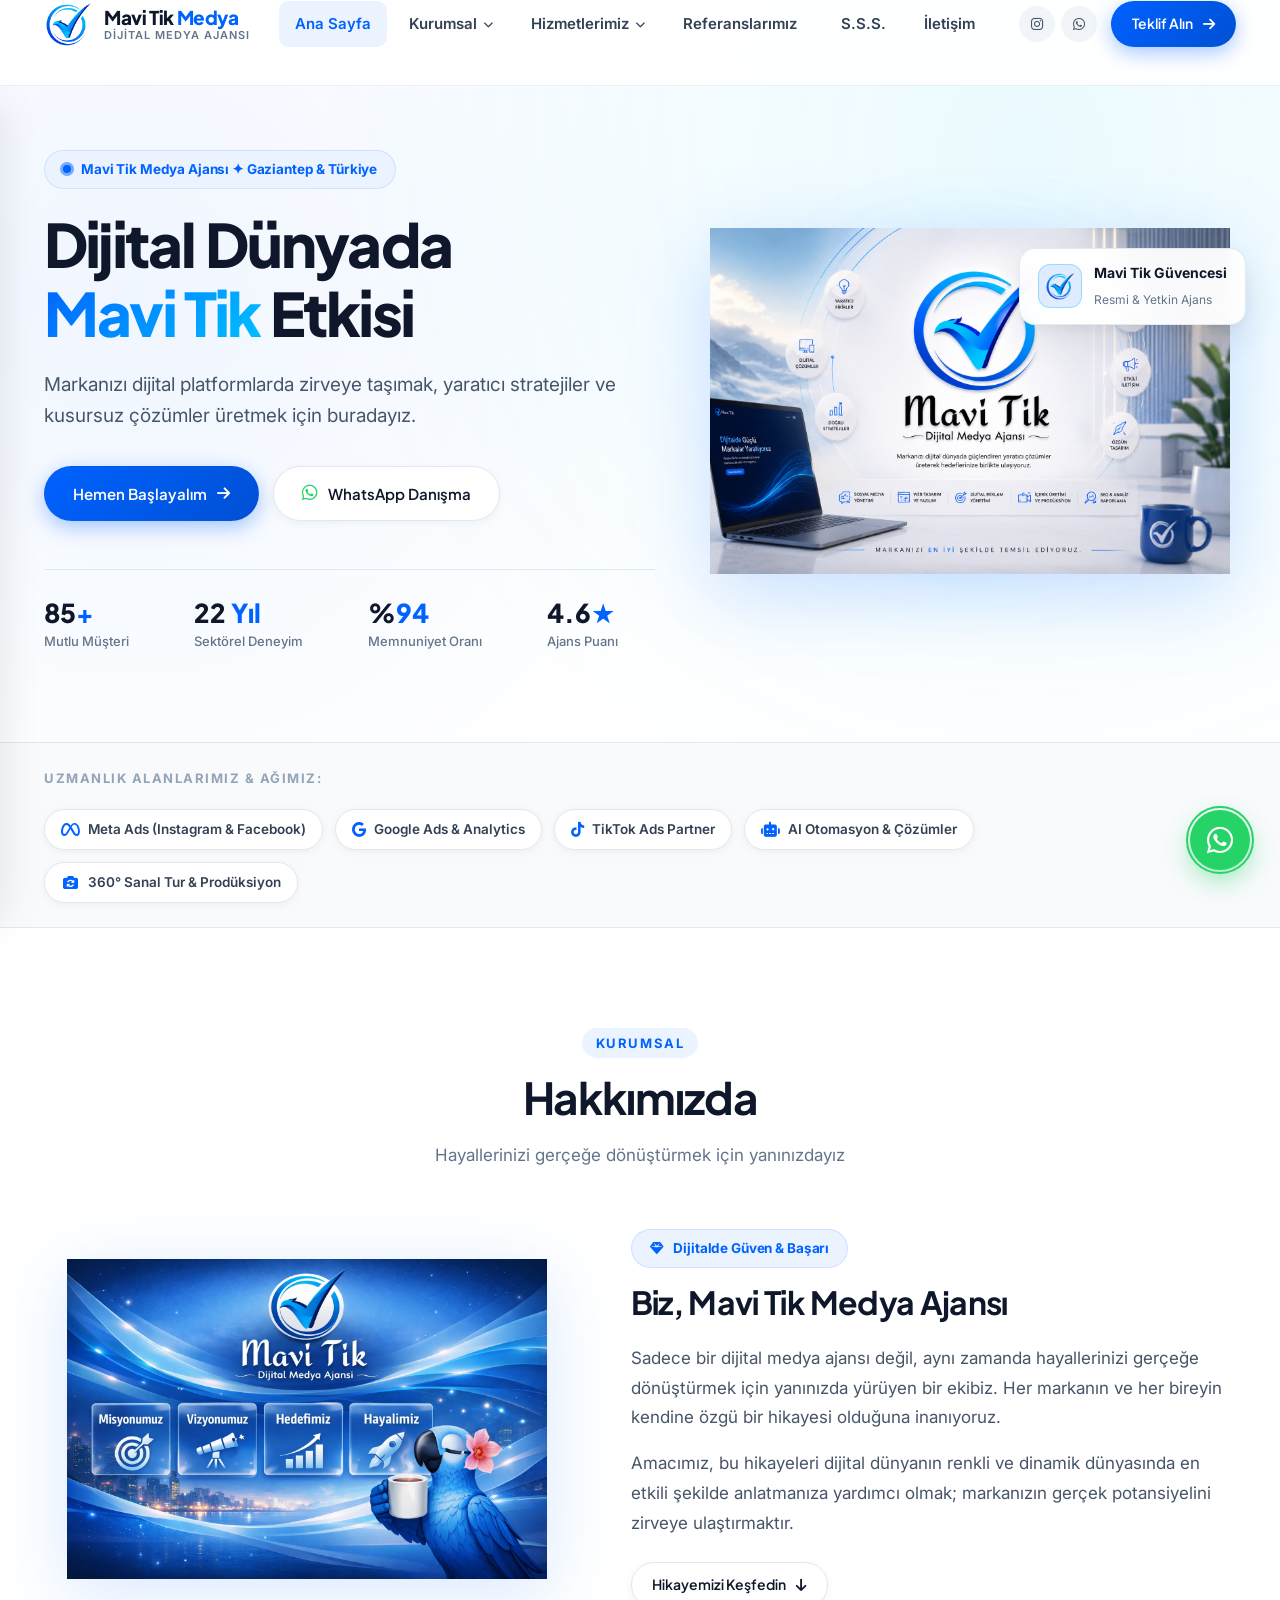
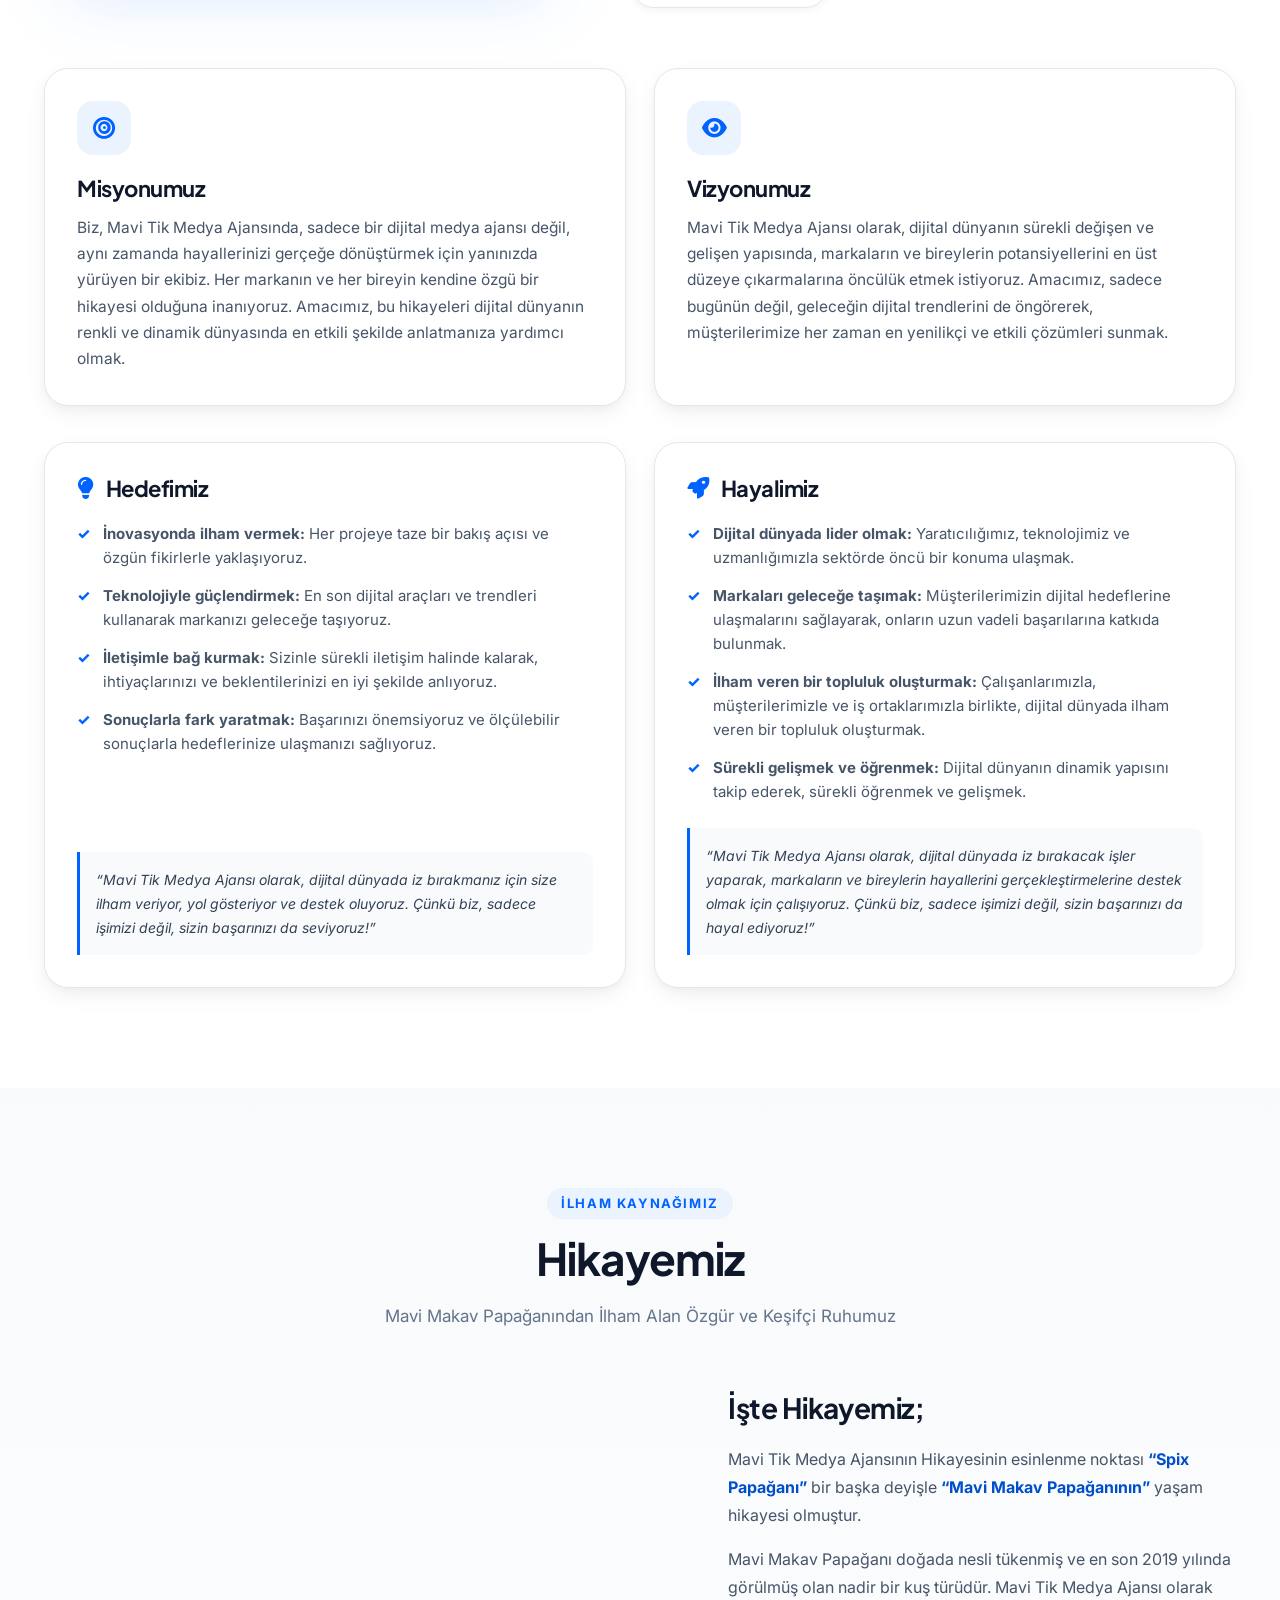
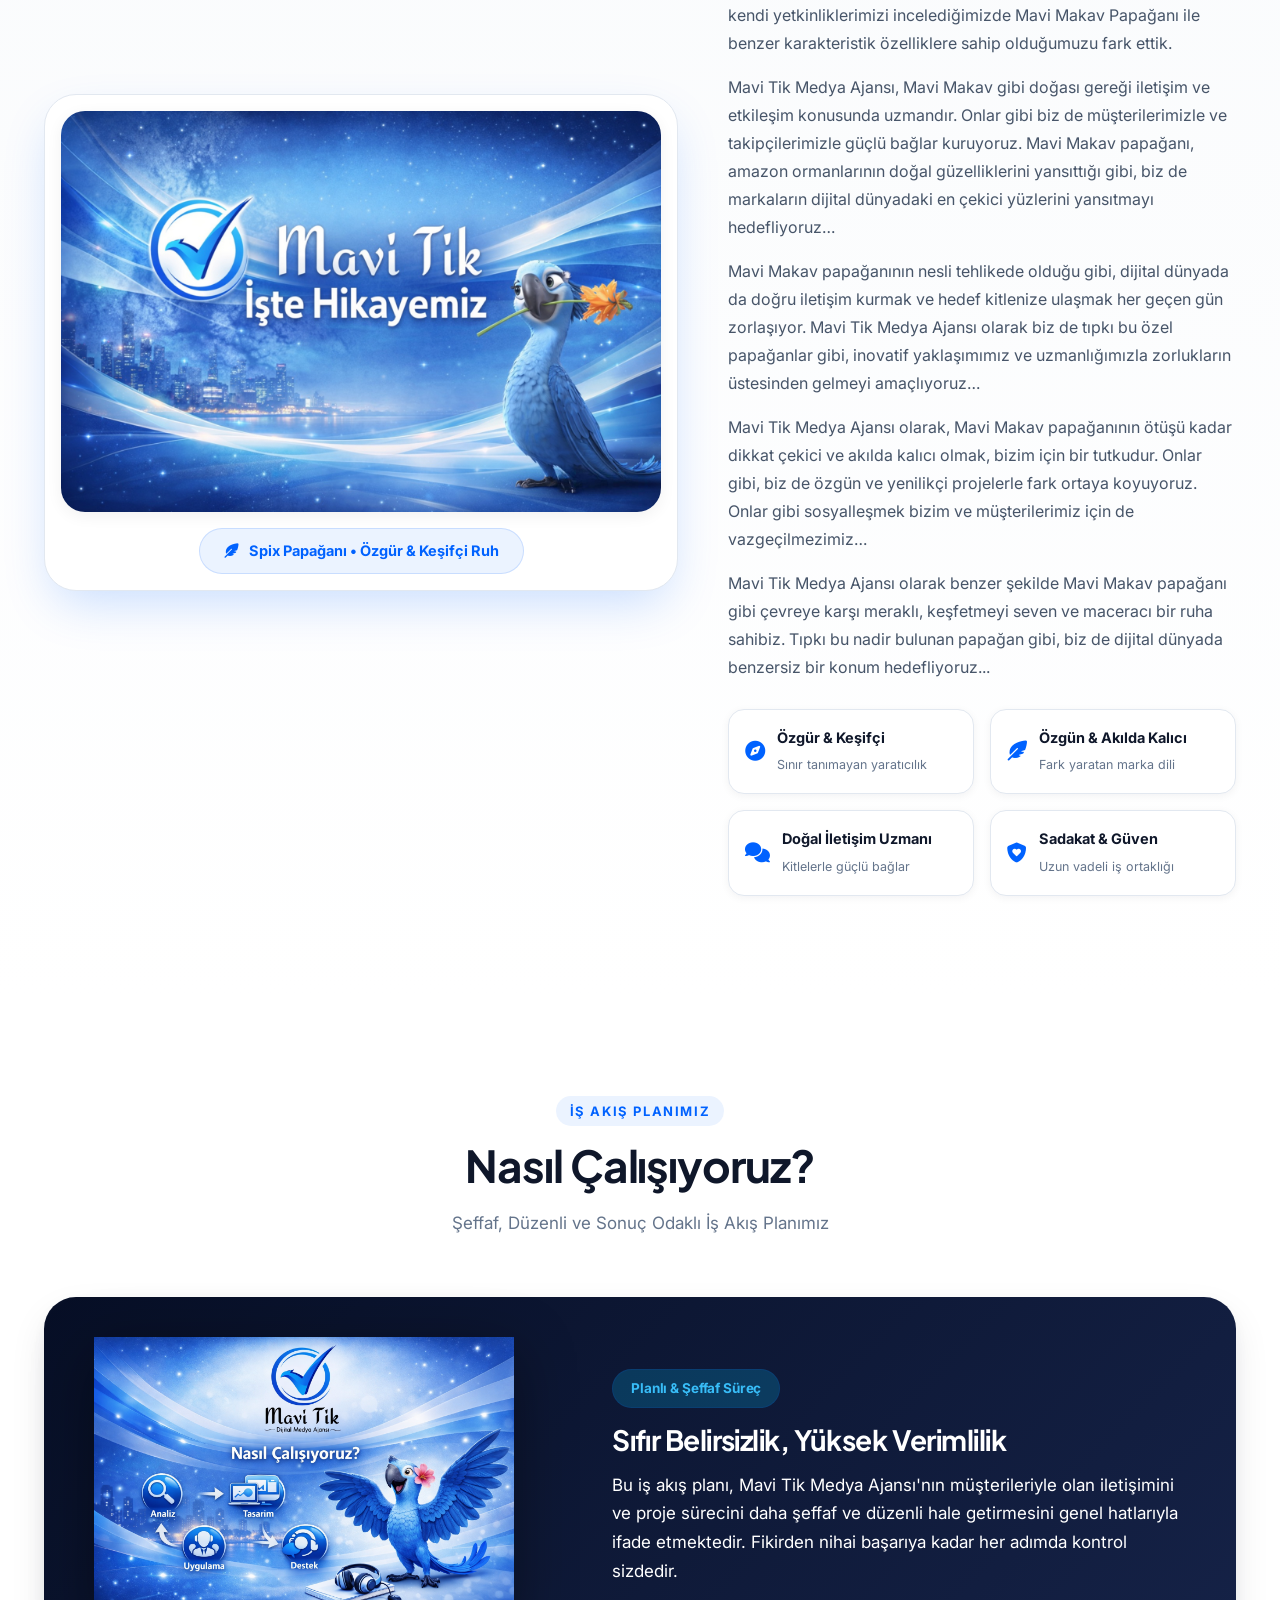
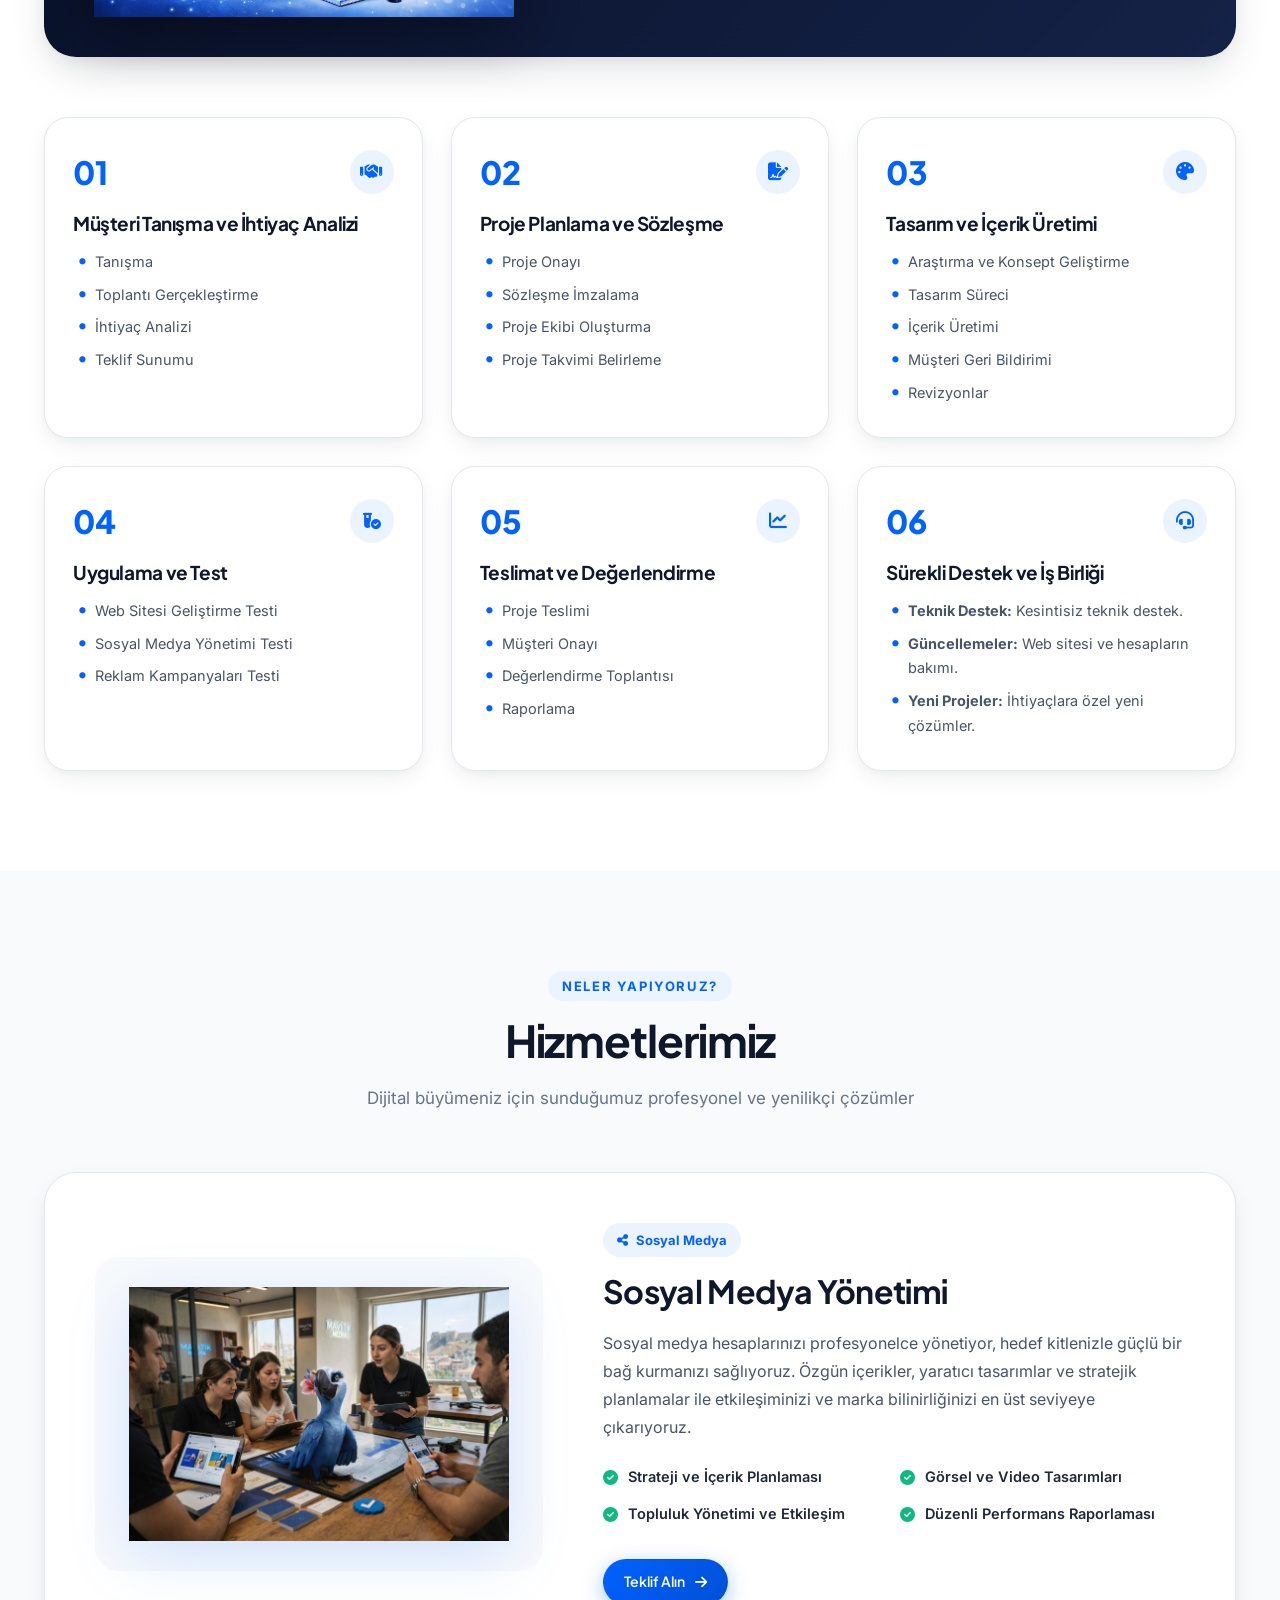
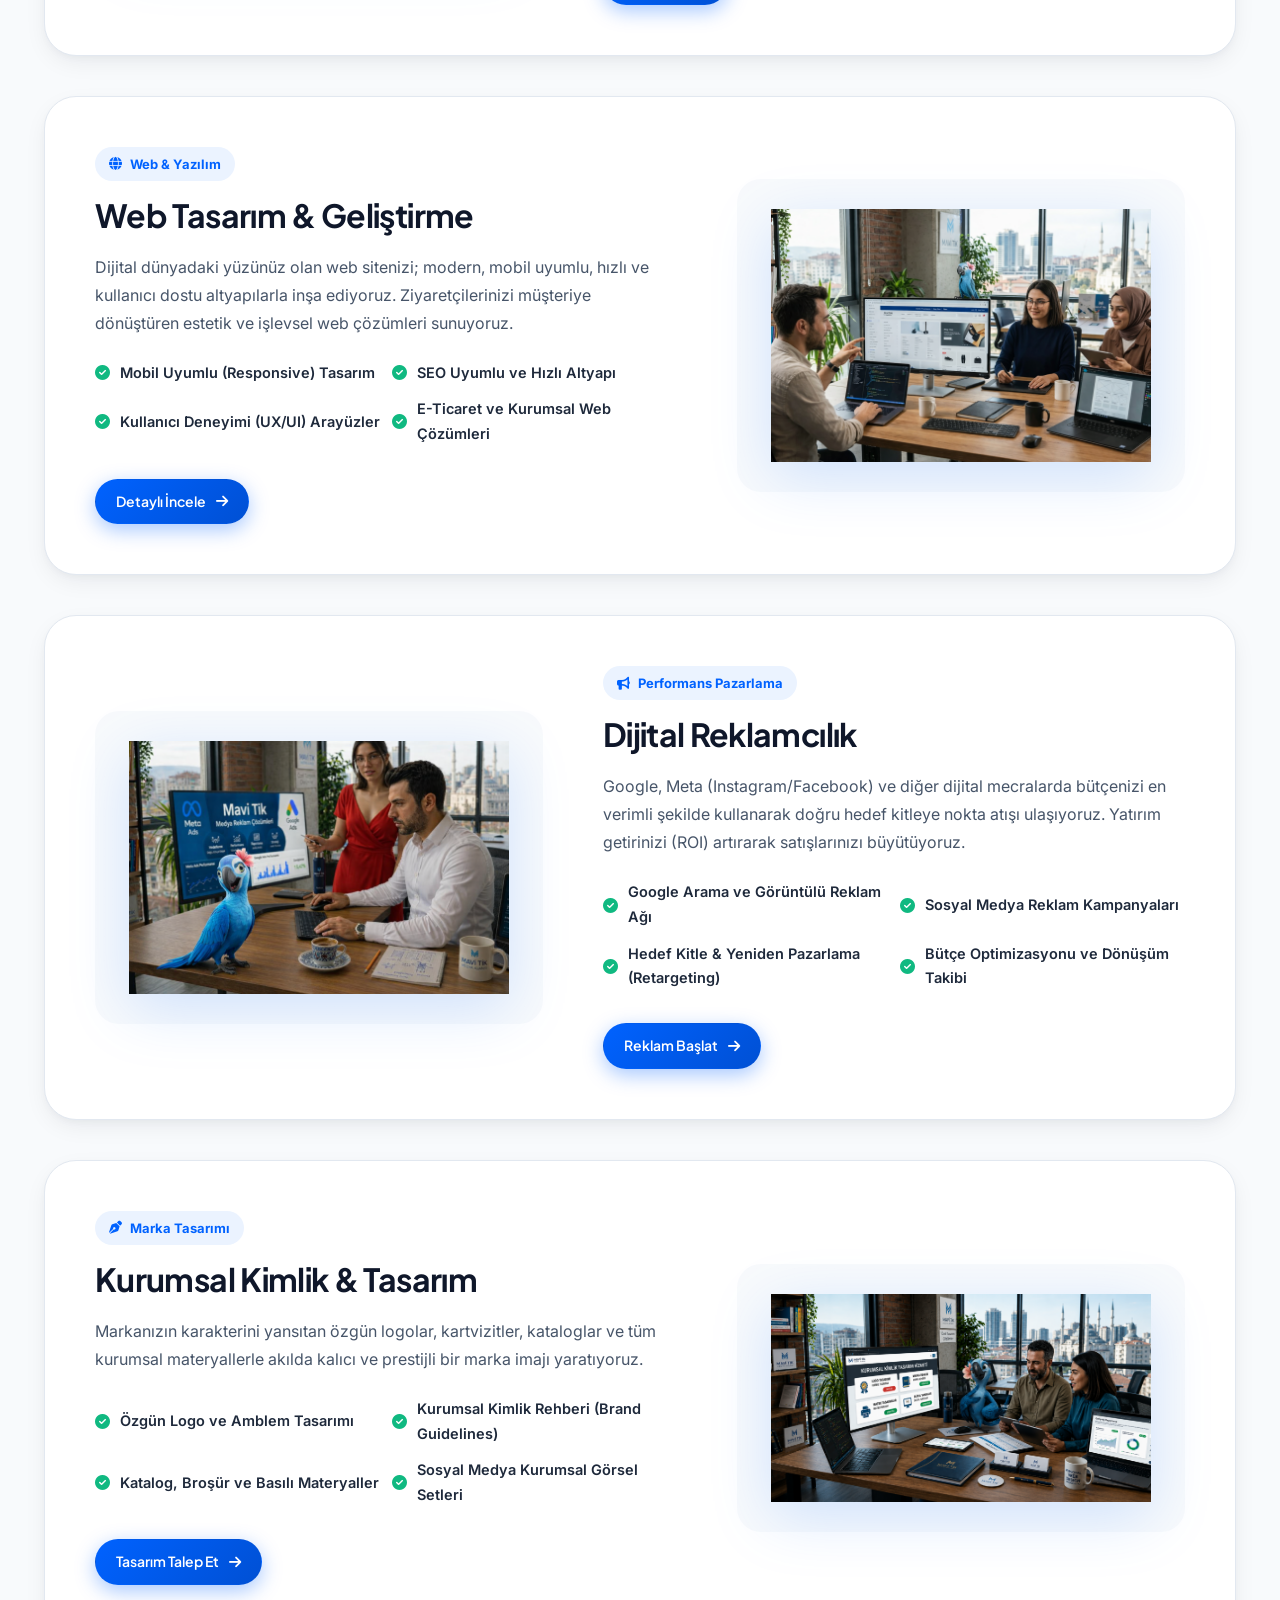
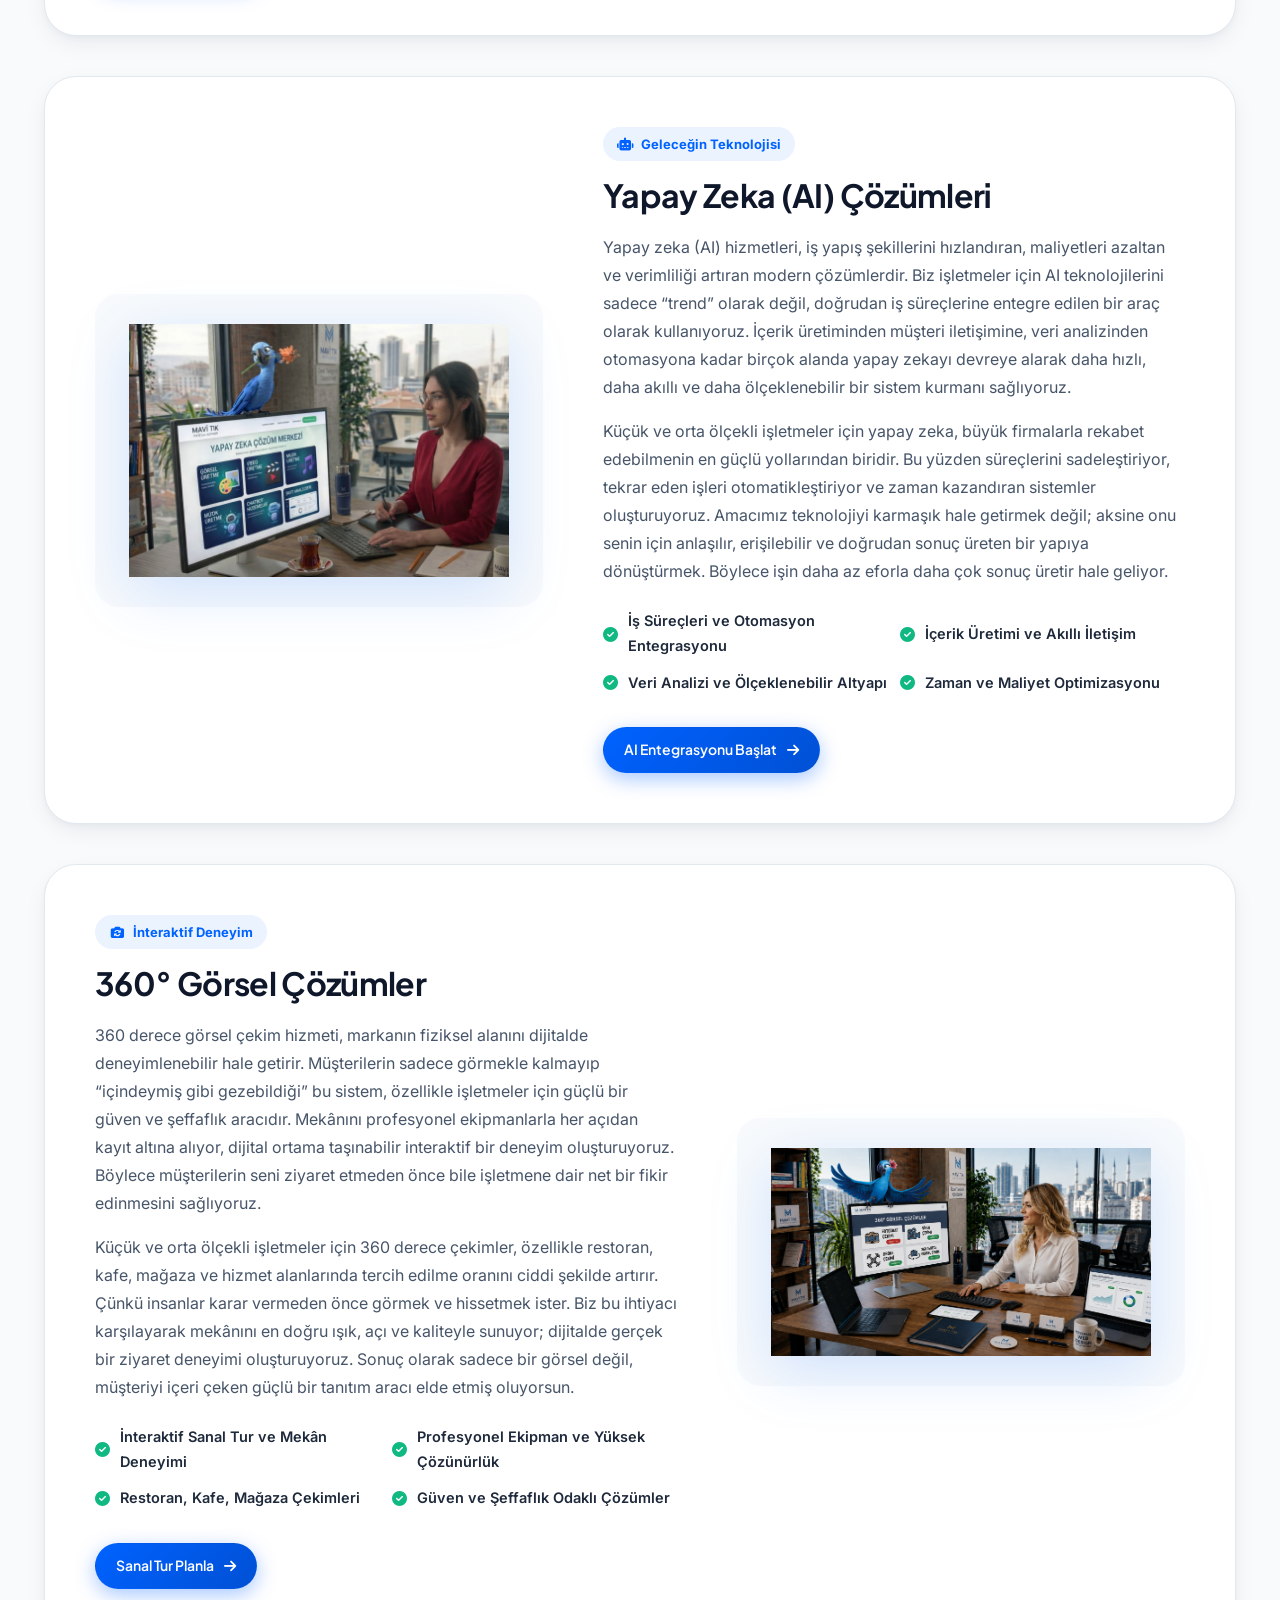
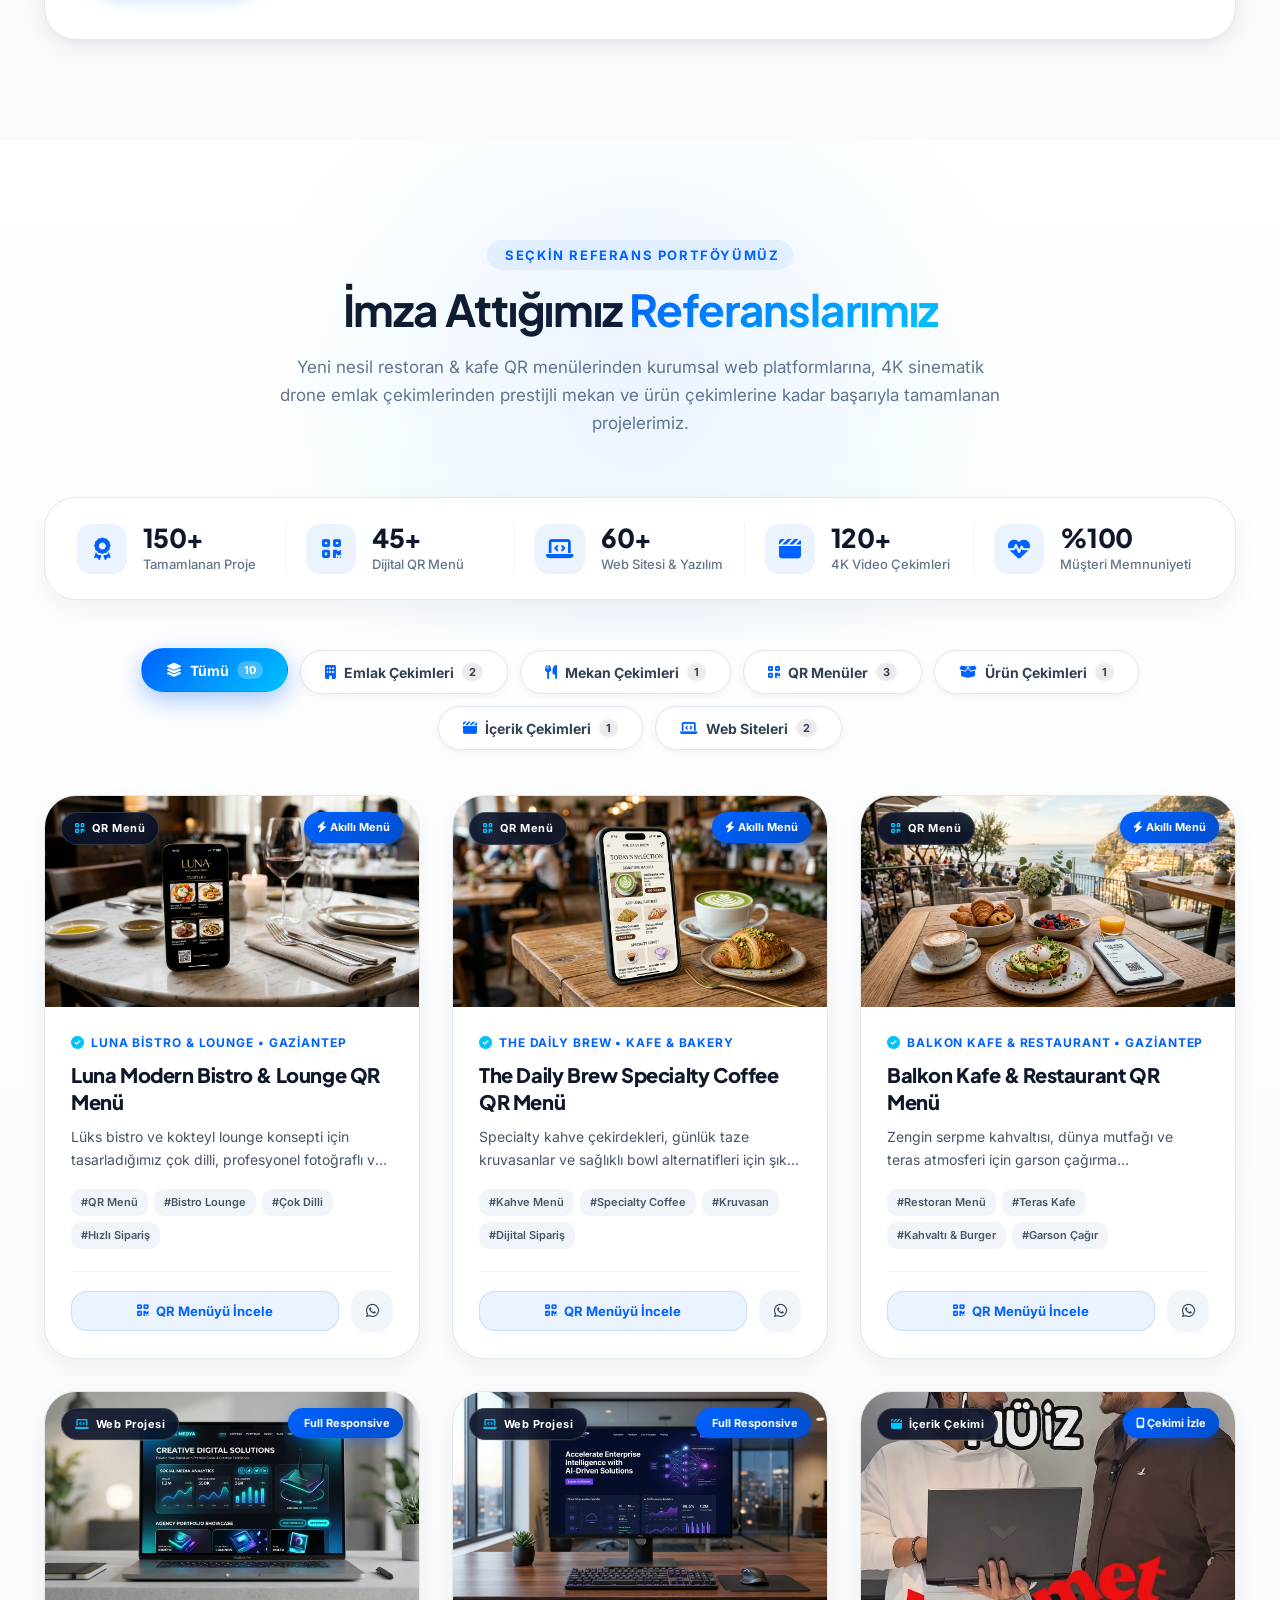
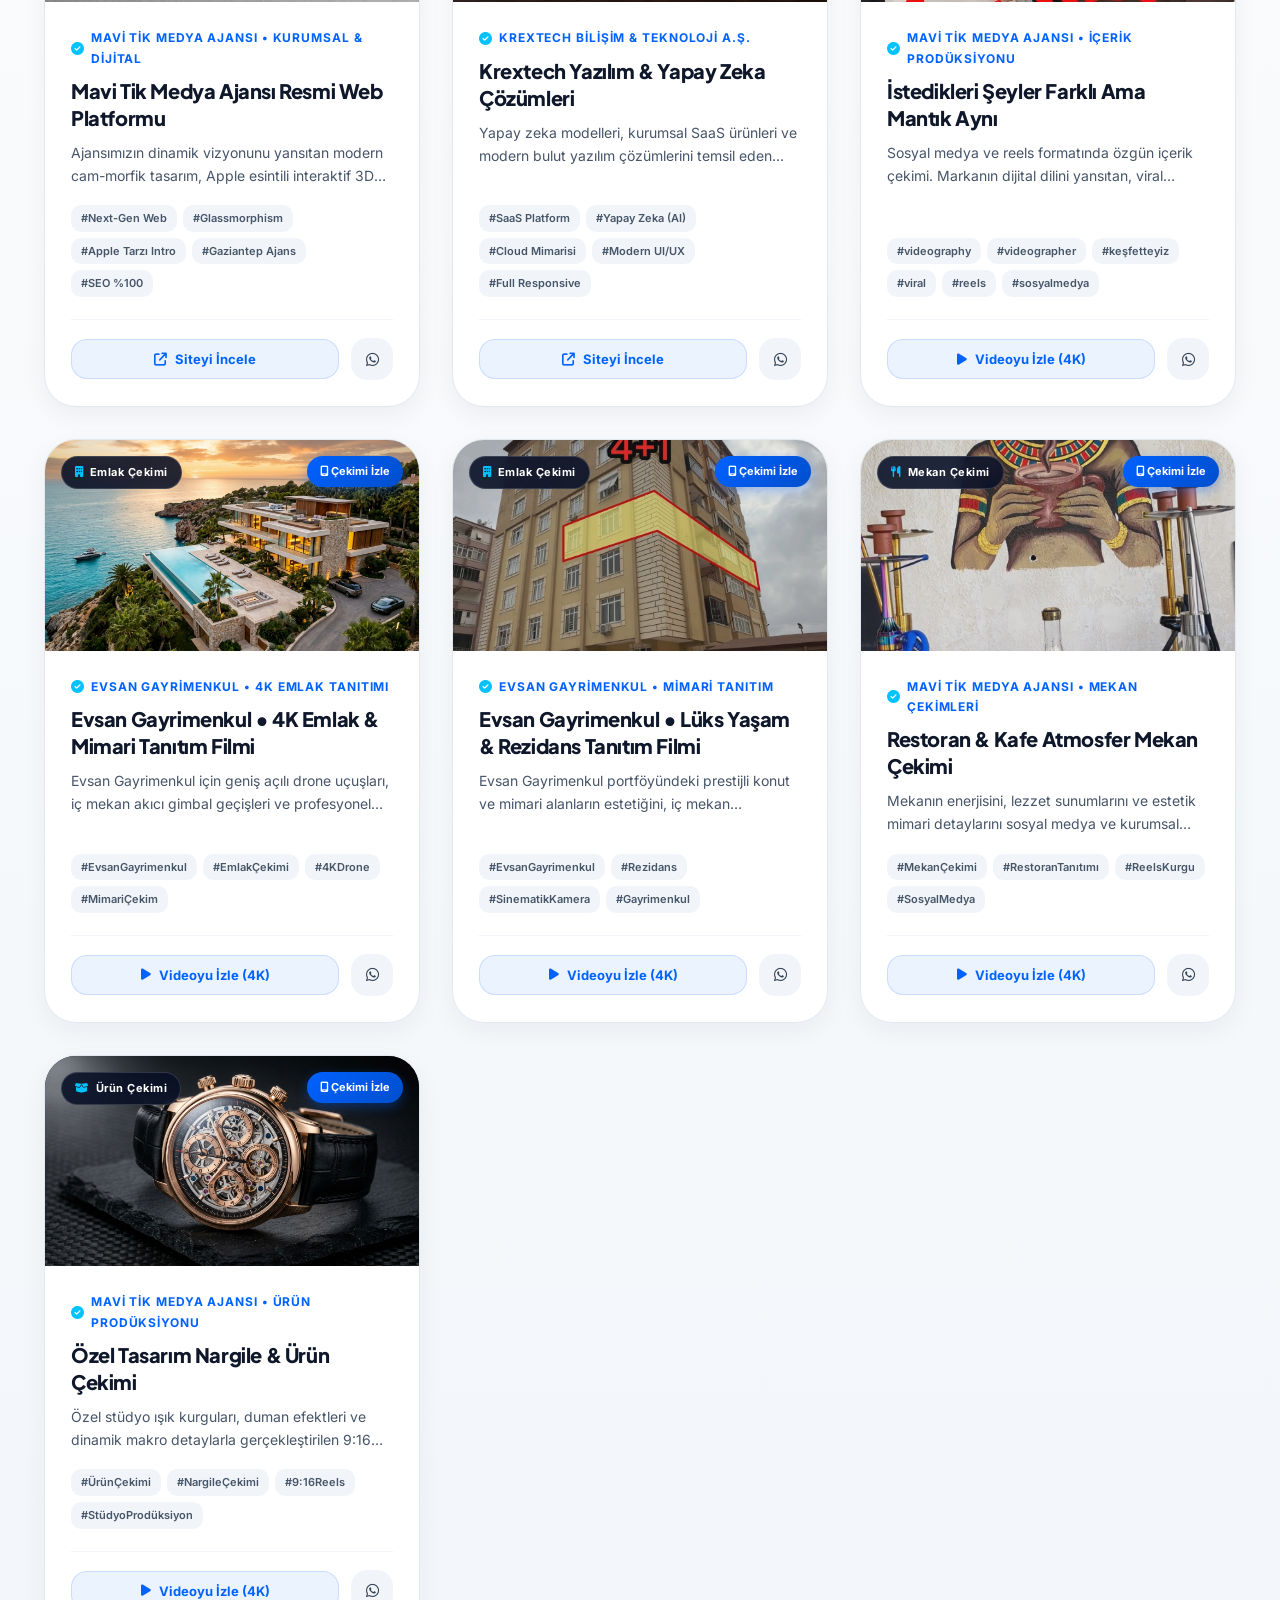
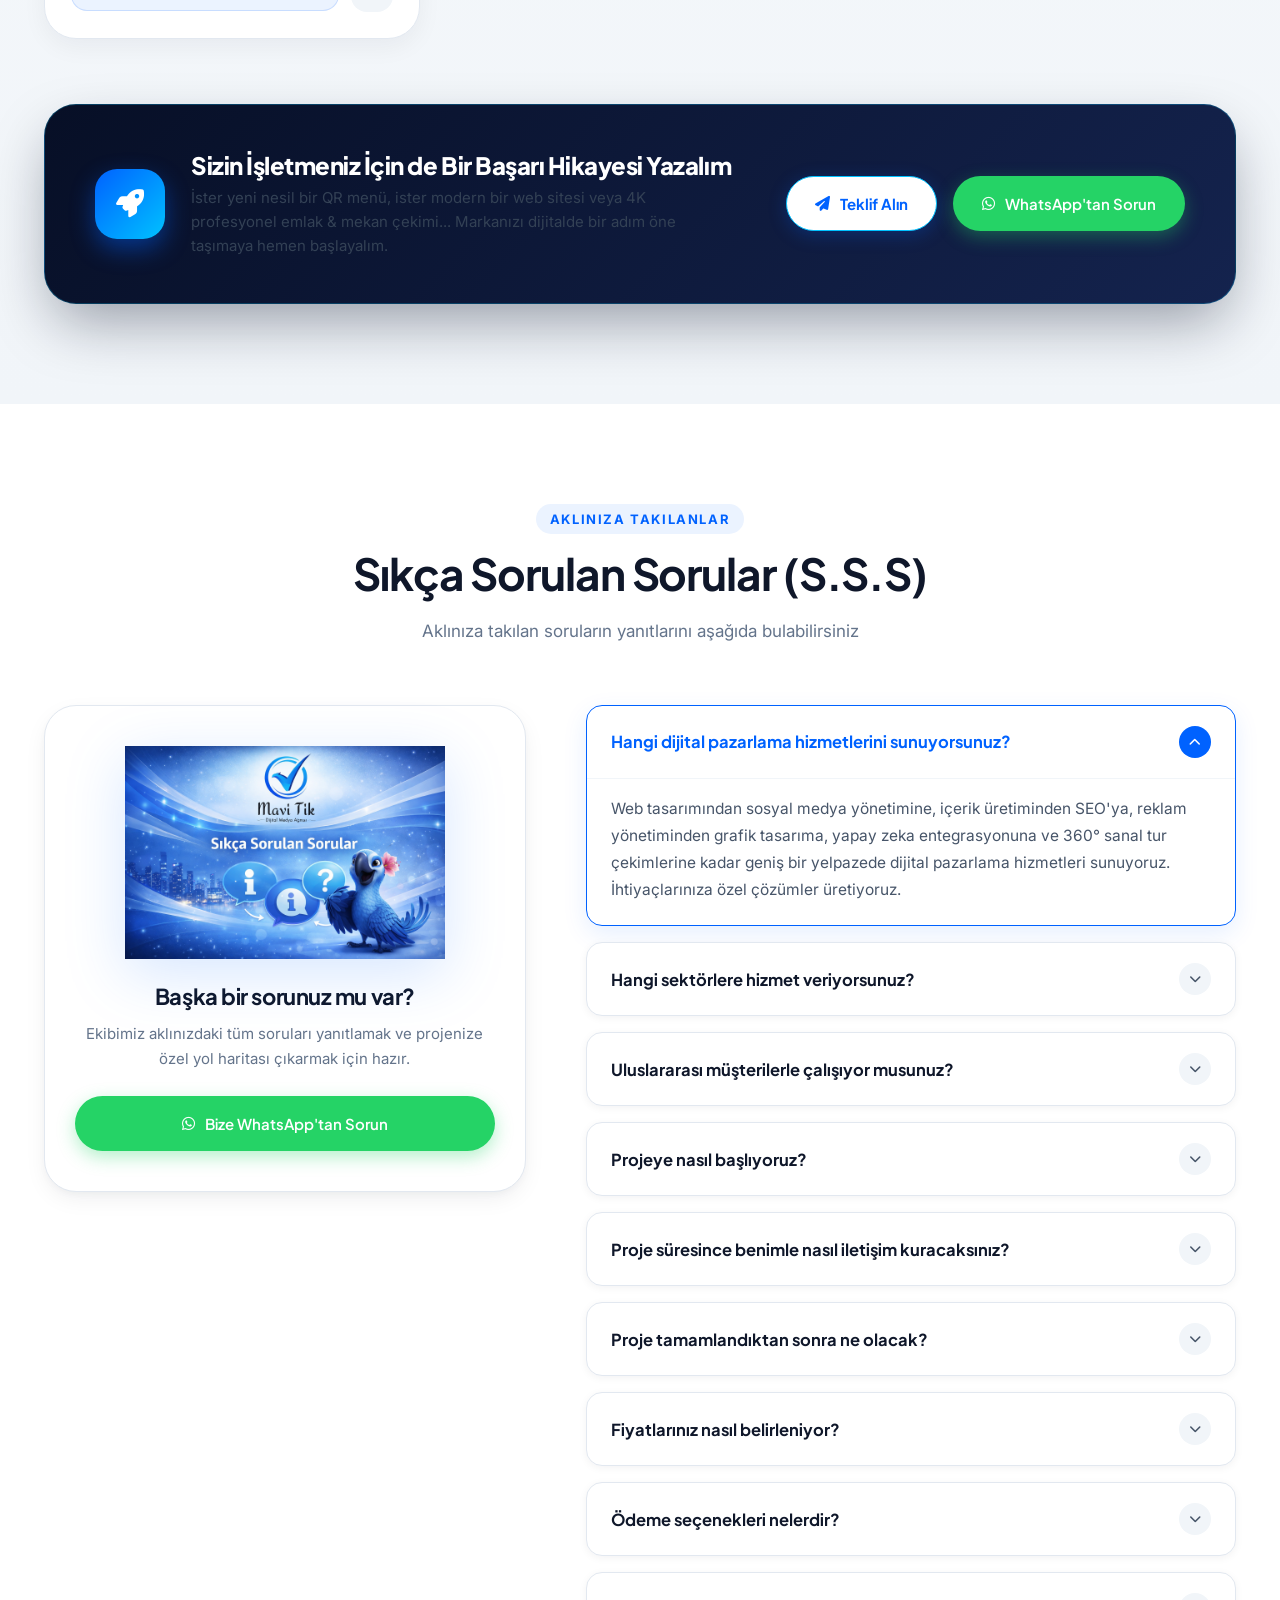
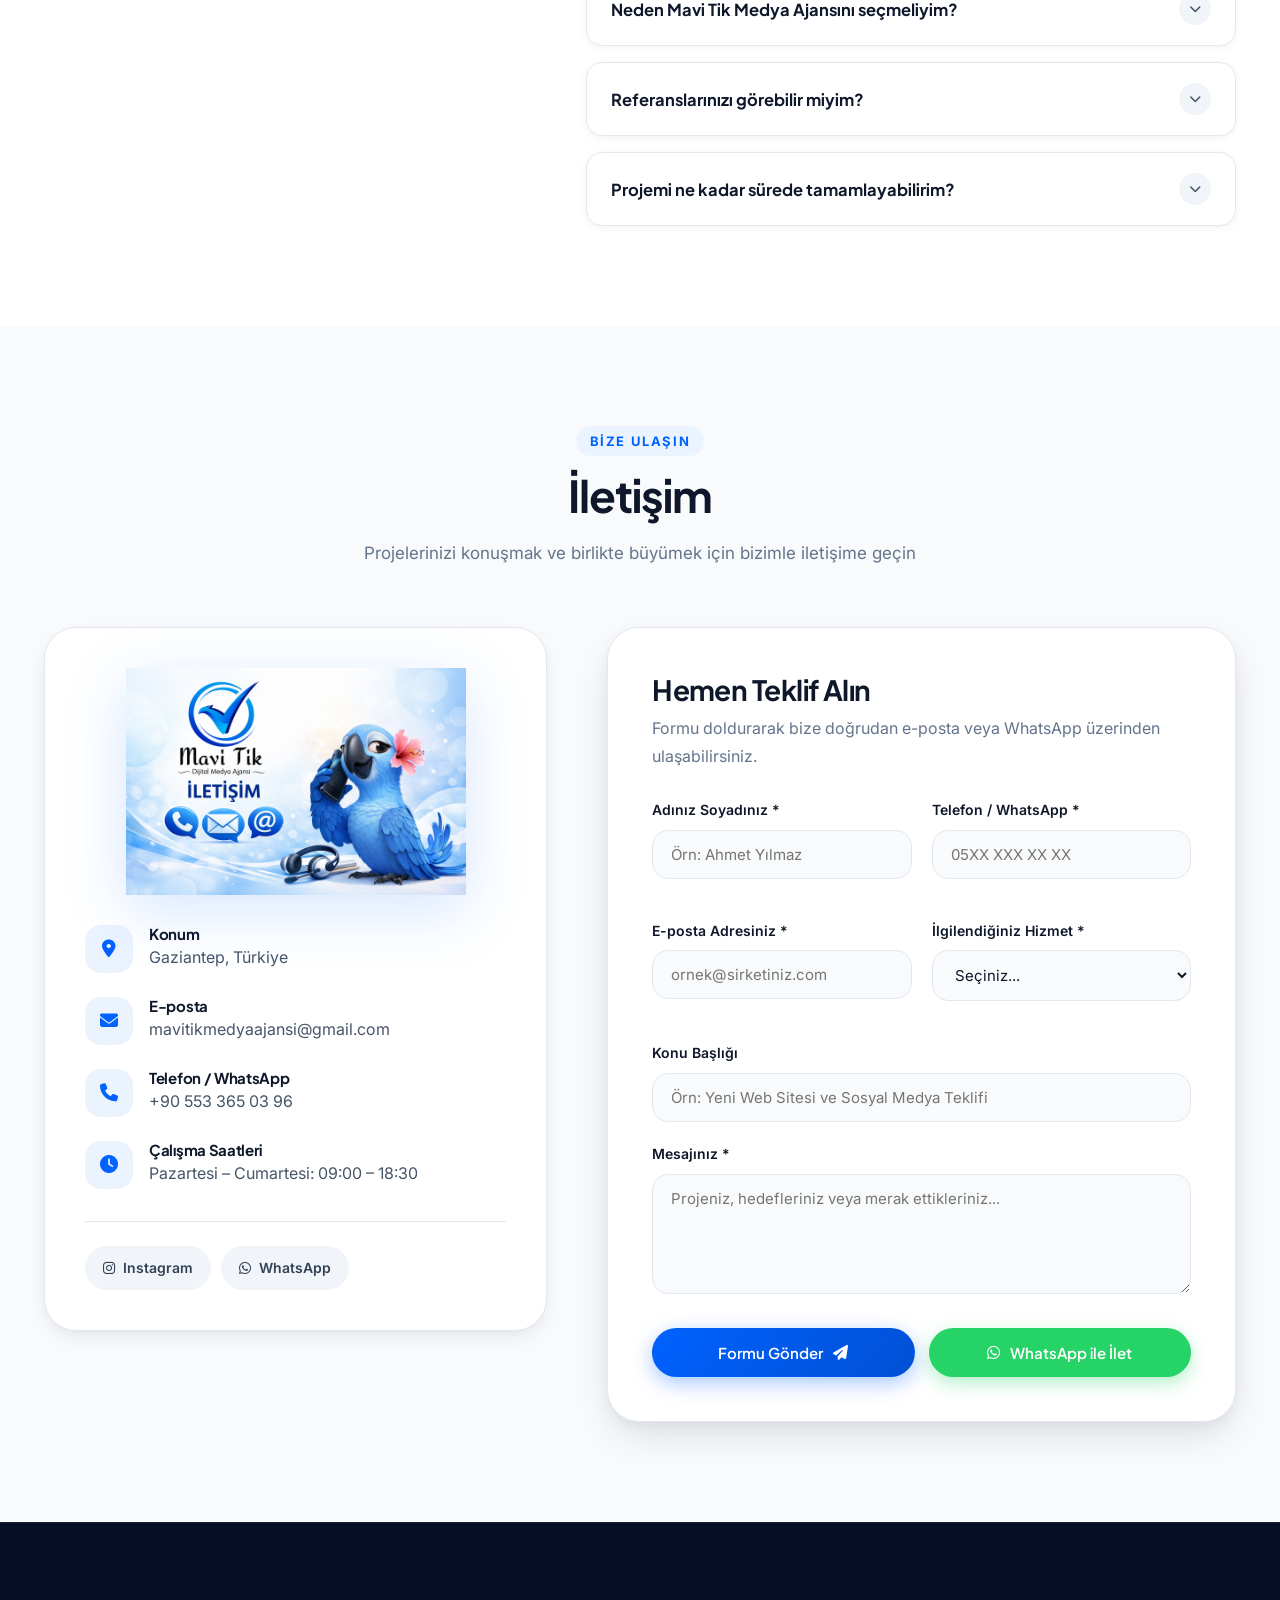
<file: index.html>
<!DOCTYPE html>
<html lang="tr">
<head>
    <meta charset="UTF-8">
    <meta name="viewport" content="width=device-width, initial-scale=1.0">
    <title>Mavi Tik Medya Ajansı | Dijital Medya & Büyüme Çözümleri</title>
    <meta name="description" content="Mavi Tik Medya Ajansı — Sosyal Medya Yönetimi, Web Tasarım & Geliştirme, Dijital Reklamcılık, Kurumsal Kimlik, Yapay Zeka (AI) Çözümleri ve 360° Görsel Hizmetler ile markanızı zirveye taşıyoruz.">
    <meta name="keywords" content="mavi tik medya, dijital medya ajansı, sosyal medya yönetimi, web tasarım, dijital reklamcılık, yapay zeka çözümleri, 360 sanal tur, kurumsal kimlik, gaziantep medya ajansı">
    <meta name="author" content="Mavi Tik Medya Ajansı">

    <!-- Open Graph / Meta -->
    <meta property="og:type" content="website">
    <meta property="og:title" content="Mavi Tik Medya Ajansı | Dijital Dünyada Mavi Tik Etkisi">
    <meta property="og:description" content="Markanızı dijital platformlarda zirveye taşımak, yaratıcı stratejiler ve kusursuz çözümler üretmek için buradayız.">
    <meta property="og:image" content="assets/images/ana.png">
    <meta property="og:url" content="https://mavitikmedya.com/">

    <!-- Favicon -->
    <link rel="icon" href="assets/images/logo.png" type="image/png">

    <!-- Google Fonts: Plus Jakarta Sans & Inter -->
    <link rel="preconnect" href="https://fonts.googleapis.com">
    <link rel="preconnect" href="https://fonts.gstatic.com" crossorigin>
    <link href="https://fonts.googleapis.com/css2?family=Plus+Jakarta+Sans:wght@400;500;600;700;800&family=Inter:wght@300;400;500;600;700&display=swap" rel="stylesheet">

    <!-- FontAwesome 6.4.0 -->
    <link rel="stylesheet" href="https://cdnjs.cloudflare.com/ajax/libs/font-awesome/6.4.0/css/all.min.css">

    <style>
        /* ================================================================
           DESIGN SYSTEM & VARIABLES
           ================================================================ */
        :root {
            --primary: #0062FF;
            --primary-dark: #004ecc;
            --primary-light: #EBF3FF;
            --primary-glow: rgba(0, 98, 255, 0.18);
            
            --secondary: #00C2FF;
            --secondary-glow: rgba(0, 194, 255, 0.25);
            --accent-emerald: #10B981;
            --accent-amber: #F59E0B;
            
            --dark: #070F26;
            --dark-surface: #0E1A3D;
            --dark-card: #14234E;
            
            --slate-900: #0F172A;
            --slate-800: #1E293B;
            --slate-700: #334155;
            --slate-600: #475569;
            --slate-500: #64748B;
            --slate-400: #94A3B8;
            --slate-200: #E2E8F0;
            --slate-100: #F1F5F9;
            --slate-50:  #F8FAFC;
            --white:     #FFFFFF;

            --font-display: 'Plus Jakarta Sans', -apple-system, BlinkMacSystemFont, sans-serif;
            --font-body:    'Inter', -apple-system, BlinkMacSystemFont, sans-serif;

            --shadow-sm: 0 2px 8px rgba(15, 23, 42, 0.05);
            --shadow-md: 0 8px 24px -4px rgba(15, 23, 42, 0.08), 0 3px 8px -2px rgba(15, 23, 42, 0.04);
            --shadow-lg: 0 16px 40px -6px rgba(15, 23, 42, 0.12), 0 6px 16px -3px rgba(15, 23, 42, 0.06);
            --shadow-hover: 0 24px 50px -8px rgba(0, 98, 255, 0.22);

            --radius-sm: 10px;
            --radius-md: 16px;
            --radius-lg: 24px;
            --radius-xl: 32px;
            --radius-full: 9999px;

            --transition: all 0.3s cubic-bezier(0.4, 0, 0.2, 1);
        }

        /* ================================================================
           BASE RESET
           ================================================================ */
        *, *::before, *::after {
            box-sizing: border-box;
            margin: 0;
            padding: 0;
        }

        html {
            scroll-behavior: smooth;
            scroll-padding-top: 86px;
            -webkit-text-size-adjust: 100%;
            overflow-x: hidden;
            width: 100%;
        }

        body {
            font-family: var(--font-body);
            background-color: var(--white);
            color: var(--slate-700);
            line-height: 1.7;
            font-size: 16px;
            overflow-x: hidden;
            -webkit-font-smoothing: antialiased;
        }

        h1, h2, h3, h4, h5, h6 {
            font-family: var(--font-display);
            color: var(--slate-900);
            font-weight: 700;
            line-height: 1.25;
            letter-spacing: -0.02em;
        }

        a {
            color: inherit;
            text-decoration: none;
            transition: var(--transition);
        }

        img {
            max-width: 100%;
            height: auto;
            display: block;
        }

        ul {
            list-style: none;
        }

        button, input, select, textarea {
            font-family: inherit;
            font-size: inherit;
        }

        .container {
            width: 100%;
            max-width: 1240px;
            margin: 0 auto;
            padding: 0 24px;
        }

        /* ================================================================
           UTILITY & DECORATIVE CLASSES
           ================================================================ */
        .text-gradient {
            background: linear-gradient(135deg, var(--primary) 0%, var(--secondary) 100%);
            -webkit-background-clip: text;
            -webkit-text-fill-color: transparent;
        }

        .badge-pill {
            display: inline-flex;
            align-items: center;
            gap: 10px;
            padding: 7px 18px;
            background: var(--primary-light);
            color: var(--primary);
            border-radius: var(--radius-full);
            font-size: 13.5px;
            font-weight: 700;
            letter-spacing: -0.01em;
            border: 1px solid rgba(0, 98, 255, 0.12);
        }

        .badge-pill .pulse-dot {
            width: 8px;
            height: 8px;
            border-radius: 50%;
            background: var(--primary);
            position: relative;
        }

        .badge-pill .pulse-dot::after {
            content: '';
            position: absolute;
            inset: -3px;
            border-radius: 50%;
            background: var(--primary);
            opacity: 0.5;
            animation: pulseDot 1.8s infinite;
        }

        @keyframes pulseDot {
            0% { transform: scale(1); opacity: 0.6; }
            50% { transform: scale(2.2); opacity: 0; }
            100% { transform: scale(1); opacity: 0; }
        }

        /* Buttons */
        .btn {
            display: inline-flex;
            align-items: center;
            justify-content: center;
            gap: 10px;
            padding: 14px 28px;
            border-radius: var(--radius-full);
            font-family: var(--font-display);
            font-size: 15px;
            font-weight: 600;
            cursor: pointer;
            border: 1px solid transparent;
            transition: var(--transition);
            white-space: nowrap;
        }

        .btn-primary {
            background: linear-gradient(135deg, var(--primary) 0%, #0050d4 100%);
            color: var(--white);
            box-shadow: 0 6px 20px rgba(0, 98, 255, 0.35);
        }

        .btn-primary:hover {
            transform: translateY(-2px);
            box-shadow: 0 10px 28px rgba(0, 98, 255, 0.45);
            color: var(--white);
        }

        .btn-outline {
            background: var(--white);
            color: var(--slate-900);
            border-color: var(--slate-200);
            box-shadow: var(--shadow-sm);
        }

        .btn-outline:hover {
            border-color: var(--primary);
            color: var(--primary);
            background: var(--primary-light);
            transform: translateY(-2px);
        }

        .btn-secondary {
            background: var(--slate-100);
            color: var(--slate-800);
            border-color: var(--slate-200);
            box-shadow: var(--shadow-sm);
        }

        .btn-secondary:hover {
            background: var(--slate-200);
            color: var(--slate-900);
            border-color: var(--slate-300);
            transform: translateY(-2px);
        }

        .btn-whatsapp {
            background: #25D366;
            color: var(--white);
            box-shadow: 0 6px 18px rgba(37, 211, 102, 0.35);
        }

        .btn-whatsapp:hover {
            background: #1eb855;
            transform: translateY(-2px);
            box-shadow: 0 10px 24px rgba(37, 211, 102, 0.45);
            color: var(--white);
        }

        .btn-sm {
            padding: 10px 20px;
            font-size: 14px;
        }

        /* Section Commons */
        .section {
            padding: 100px 0;
            position: relative;
        }

        .section-header {
            text-align: center;
            max-width: 720px;
            margin: 0 auto 60px;
        }

        .section-tag {
            display: inline-block;
            font-size: 13px;
            font-weight: 700;
            text-transform: uppercase;
            letter-spacing: 1.6px;
            color: var(--primary);
            margin-bottom: 12px;
            background: var(--primary-light);
            padding: 4px 14px;
            border-radius: var(--radius-full);
        }

        .section-title {
            font-size: clamp(30px, 4vw, 44px);
            margin-bottom: 16px;
            letter-spacing: -0.025em;
        }

        .section-desc {
            font-size: 17px;
            color: var(--slate-500);
            line-height: 1.65;
        }

        .bg-light {
            background-color: var(--slate-50);
        }

        .bg-dark {
            background-color: var(--dark);
            color: var(--slate-400);
        }

        .bg-dark h1, .bg-dark h2, .bg-dark h3, .bg-dark h4 {
            color: var(--white);
        }

        /* Ambient floating micro-animation for 3D art */
        @keyframes gentleFloat {
            0% { transform: translateY(0px) rotate(0deg); }
            50% { transform: translateY(-10px) rotate(0.5deg); }
            100% { transform: translateY(0px) rotate(0deg); }
        }

        .float-animate {
            animation: gentleFloat 6s ease-in-out infinite;
        }

        /* ================================================================
           HEADER / NAVBAR
           ================================================================ */
        .navbar {
            position: fixed;
            top: 0;
            left: 0;
            width: 100%;
            height: 86px;
            background: rgba(255, 255, 255, 0.92);
            backdrop-filter: blur(14px);
            -webkit-backdrop-filter: blur(14px);
            z-index: 1000;
            border-bottom: 1px solid rgba(226, 232, 240, 0.7);
            transition: var(--transition);
        }

        .navbar.scrolled {
            height: 74px;
            background: rgba(255, 255, 255, 0.98);
            box-shadow: 0 10px 30px rgba(15, 23, 42, 0.08);
        }

        .nav-inner {
            display: flex;
            align-items: center;
            justify-content: space-between;
            height: 100%;
        }

        /* Brand Logo */
        .nav-brand {
            display: flex;
            align-items: center;
            gap: 12px;
            text-decoration: none;
        }

        .nav-brand-logo {
            height: 48px;
            width: auto;
            object-fit: contain;
            transition: var(--transition);
        }

        .navbar.scrolled .nav-brand-logo {
            height: 42px;
        }

        .nav-brand-text {
            display: flex;
            flex-direction: column;
            line-height: 1.15;
        }

        .nav-brand-title {
            font-family: var(--font-display);
            font-size: 19px;
            font-weight: 800;
            color: var(--slate-900);
            letter-spacing: -0.02em;
        }

        .nav-brand-title span {
            color: var(--primary);
        }

        .nav-brand-sub {
            font-size: 11px;
            font-weight: 600;
            color: var(--slate-500);
            text-transform: uppercase;
            letter-spacing: 1px;
        }

        /* Desktop Nav Menu */
        .nav-menu {
            display: flex;
            align-items: center;
            gap: 6px;
        }

        .nav-item {
            position: relative;
        }

        .nav-link {
            display: inline-flex;
            align-items: center;
            gap: 6px;
            padding: 10px 16px;
            font-size: 15px;
            font-weight: 600;
            color: var(--slate-700);
            border-radius: var(--radius-sm);
            transition: var(--transition);
        }

        .nav-link:hover, .nav-link.active {
            color: var(--primary);
            background: var(--primary-light);
        }

        .nav-link i.fa-chevron-down {
            font-size: 10px;
            transition: transform 0.25s ease;
        }

        .nav-item:hover .nav-link i.fa-chevron-down {
            transform: rotate(180deg);
        }

        /* Dropdown Menus */
        .nav-dropdown {
            position: absolute;
            top: 100%;
            left: 0;
            min-width: 260px;
            background: var(--white);
            border-radius: var(--radius-md);
            box-shadow: var(--shadow-lg);
            border: 1px solid var(--slate-200);
            padding: 10px;
            opacity: 0;
            visibility: hidden;
            transform: translateY(12px);
            transition: all 0.25s cubic-bezier(0.16, 1, 0.3, 1);
            z-index: 100;
        }

        .nav-item:hover .nav-dropdown {
            opacity: 1;
            visibility: visible;
            transform: translateY(4px);
        }

        .dropdown-link {
            display: flex;
            align-items: center;
            gap: 12px;
            padding: 11px 14px;
            font-size: 14px;
            font-weight: 600;
            color: var(--slate-700);
            border-radius: var(--radius-sm);
            transition: var(--transition);
        }

        .dropdown-link i {
            font-size: 15px;
            width: 22px;
            color: var(--primary);
            transition: var(--transition);
        }

        .dropdown-link:hover {
            background: var(--primary-light);
            color: var(--primary);
            transform: translateX(4px);
        }

        /* Nav Actions */
        .nav-actions {
            display: flex;
            align-items: center;
            gap: 14px;
        }

        .nav-social-icons {
            display: flex;
            align-items: center;
            gap: 6px;
        }

        .nav-social-btn {
            width: 36px;
            height: 36px;
            border-radius: 50%;
            display: inline-flex;
            align-items: center;
            justify-content: center;
            color: var(--slate-600);
            background: var(--slate-100);
            font-size: 14px;
            transition: var(--transition);
        }

        .nav-social-btn:hover {
            background: var(--primary);
            color: var(--white);
            transform: translateY(-2px);
        }

        .nav-hamburger {
            display: none;
            flex-direction: column;
            gap: 5px;
            background: none;
            border: none;
            cursor: pointer;
            padding: 8px;
        }

        .nav-hamburger span {
            width: 24px;
            height: 2.5px;
            background: var(--slate-900);
            border-radius: 2px;
            transition: var(--transition);
        }

        .nav-hamburger.active span:nth-child(1) {
            transform: translateY(7.5px) rotate(45deg);
        }

        .nav-hamburger.active span:nth-child(2) {
            opacity: 0;
            transform: scaleX(0);
        }

        .nav-hamburger.active span:nth-child(3) {
            transform: translateY(-7.5px) rotate(-45deg);
        }

        /* Mobile Drawer */
        .mobile-drawer {
            position: fixed;
            top: 86px;
            left: 0;
            width: 100%;
            height: calc(100vh - 86px);
            background: var(--white);
            padding: 28px 24px;
            overflow-y: auto;
            transform: translateX(-100%);
            transition: transform 0.35s cubic-bezier(0.16, 1, 0.3, 1);
            z-index: 999;
            box-shadow: 0 20px 40px rgba(0,0,0,0.1);
        }

        .mobile-drawer.open {
            transform: translateX(0);
        }

        .mobile-nav-list {
            display: flex;
            flex-direction: column;
            gap: 8px;
        }

        .mobile-nav-item {
            border-bottom: 1px solid var(--slate-100);
            padding-bottom: 6px;
        }

        .mobile-nav-link {
            display: flex;
            align-items: center;
            justify-content: space-between;
            padding: 10px 0;
            font-size: 16px;
            font-weight: 700;
            color: var(--slate-900);
        }

        .mobile-sub-list {
            padding-left: 16px;
            display: flex;
            flex-direction: column;
            gap: 6px;
            margin: 6px 0 12px;
        }

        .mobile-sub-link {
            font-size: 14px;
            color: var(--slate-600);
            display: flex;
            align-items: center;
            gap: 10px;
            padding: 6px 0;
        }

        .mobile-sub-link i {
            color: var(--primary);
            width: 16px;
        }

        /* ================================================================
           HERO SECTION
           ================================================================ */
        .hero {
            padding: 150px 0 90px;
            background: radial-gradient(circle at 80% 20%, rgba(0, 194, 255, 0.08) 0%, rgba(255, 255, 255, 0) 60%),
                        radial-gradient(circle at 10% 40%, rgba(0, 98, 255, 0.06) 0%, rgba(255, 255, 255, 0) 50%);
            position: relative;
            overflow: hidden;
        }

        .hero-grid {
            display: grid;
            grid-template-columns: 1.15fr 1fr;
            align-items: center;
            gap: 50px;
        }

        .hero-title {
            font-size: clamp(38px, 5vw, 60px);
            font-weight: 800;
            line-height: 1.15;
            letter-spacing: -0.03em;
            margin: 20px 0 22px;
        }

        .hero-desc {
            font-size: 19px;
            color: var(--slate-600);
            line-height: 1.65;
            margin-bottom: 34px;
            max-width: 580px;
        }

        .hero-actions {
            display: flex;
            flex-wrap: wrap;
            gap: 14px;
            margin-bottom: 48px;
        }

        .hero-trust-bar {
            display: grid;
            grid-template-columns: repeat(4, auto);
            gap: 28px;
            padding-top: 30px;
            border-top: 1px solid var(--slate-200);
        }

        .trust-stat-num {
            font-family: var(--font-display);
            font-size: 26px;
            font-weight: 800;
            color: var(--slate-900);
            line-height: 1;
            margin-bottom: 4px;
        }

        .trust-stat-num span {
            color: var(--primary);
        }

        .trust-stat-label {
            font-size: 13px;
            color: var(--slate-500);
            font-weight: 500;
        }

        /* Hero Visual Showcase */
        .hero-visual-wrapper {
            position: relative;
            display: flex;
            justify-content: center;
            align-items: center;
        }

        .hero-visual-glow {
            position: absolute;
            width: 80%;
            height: 80%;
            background: radial-gradient(circle, rgba(0, 98, 255, 0.25) 0%, rgba(0, 194, 255, 0.1) 50%, transparent 70%);
            filter: blur(50px);
            z-index: 1;
        }

        .hero-main-img {
            position: relative;
            z-index: 2;
            width: 100%;
            max-width: 520px;
            height: auto;
            object-fit: contain;
            filter: drop-shadow(0 20px 40px rgba(0, 98, 255, 0.2));
        }

        /* Floating Badge Cards */
        .hero-float-card {
            position: absolute;
            background: rgba(255, 255, 255, 0.95);
            backdrop-filter: blur(12px);
            border: 1px solid rgba(226, 232, 240, 0.9);
            border-radius: var(--radius-md);
            padding: 12px 18px;
            display: flex;
            align-items: center;
            gap: 12px;
            box-shadow: var(--shadow-lg);
            z-index: 3;
            animation: gentleFloat 5s ease-in-out infinite;
        }

        .hero-float-card.top-right {
            top: 20px;
            right: -10px;
            animation-delay: 1s;
        }

        .hero-float-card.bottom-left {
            bottom: 25px;
            left: -15px;
            animation-delay: 2.5s;
        }

        .hfc-icon {
            width: 44px;
            height: 44px;
            border-radius: 12px;
            display: flex;
            align-items: center;
            justify-content: center;
            font-size: 18px;
            color: var(--white);
        }

        .hfc-icon.blue { background: linear-gradient(135deg, var(--primary), var(--secondary)); }
        .hfc-icon.green { background: linear-gradient(135deg, #10B981, #059669); }

        .hfc-text strong {
            display: block;
            font-size: 14px;
            color: var(--slate-900);
            font-weight: 700;
        }

        .hfc-text span {
            font-size: 12px;
            color: var(--slate-500);
        }

        /* ================================================================
           PARTNERS & PLATFORM MARQUEE
           ================================================================ */
        .partners-bar {
            padding: 24px 0;
            background: var(--slate-50);
            border-top: 1px solid var(--slate-200);
            border-bottom: 1px solid var(--slate-200);
        }

        .partners-wrapper {
            display: flex;
            align-items: center;
            justify-content: space-between;
            flex-wrap: wrap;
            gap: 20px;
        }

        .partners-title {
            font-size: 13px;
            font-weight: 700;
            text-transform: uppercase;
            letter-spacing: 1.5px;
            color: var(--slate-400);
        }

        .partner-pill-group {
            display: flex;
            flex-wrap: wrap;
            align-items: center;
            gap: 12px;
        }

        .partner-pill {
            display: inline-flex;
            align-items: center;
            gap: 8px;
            padding: 8px 16px;
            background: var(--white);
            border: 1px solid var(--slate-200);
            border-radius: var(--radius-full);
            font-size: 13.5px;
            font-weight: 600;
            color: var(--slate-700);
            box-shadow: var(--shadow-sm);
        }

        .partner-pill i {
            color: var(--primary);
            font-size: 15px;
        }

        /* ================================================================
           KURUMSAL 1: HAKKIMIZDA
           ================================================================ */
        .about-split {
            display: grid;
            grid-template-columns: 1fr 1.15fr;
            gap: 60px;
            align-items: center;
            margin-bottom: 60px;
        }

        .about-img-box {
            position: relative;
            display: flex;
            justify-content: center;
        }

        .about-main-img {
            max-width: 480px;
            width: 100%;
            height: auto;
            object-fit: contain;
            filter: drop-shadow(0 15px 35px rgba(0, 98, 255, 0.15));
        }

        .about-text h3 {
            font-size: 32px;
            margin-bottom: 20px;
            line-height: 1.3;
        }

        .about-text p {
            font-size: 17px;
            color: var(--slate-600);
            line-height: 1.75;
            margin-bottom: 16px;
        }

        /* Misyon & Vizyon Grid */
        .info-cards-grid {
            display: grid;
            grid-template-columns: 1fr 1fr;
            gap: 28px;
            margin-bottom: 36px;
        }

        .info-box-card {
            background: var(--white);
            border: 1px solid var(--slate-200);
            border-radius: var(--radius-lg);
            padding: 32px;
            box-shadow: var(--shadow-md);
            transition: var(--transition);
            position: relative;
            overflow: hidden;
        }

        .info-box-card::before {
            content: '';
            position: absolute;
            top: 0;
            left: 0;
            width: 100%;
            height: 4px;
            background: linear-gradient(90deg, var(--primary), var(--secondary));
            opacity: 0;
            transition: var(--transition);
        }

        .info-box-card:hover {
            transform: translateY(-5px);
            box-shadow: var(--shadow-hover);
        }

        .info-box-card:hover::before {
            opacity: 1;
        }

        .info-card-icon {
            width: 54px;
            height: 54px;
            border-radius: var(--radius-md);
            background: var(--primary-light);
            color: var(--primary);
            display: flex;
            align-items: center;
            justify-content: center;
            font-size: 22px;
            margin-bottom: 20px;
        }

        .info-box-card h3 {
            font-size: 22px;
            margin-bottom: 12px;
        }

        .info-box-card p {
            font-size: 15.5px;
            color: var(--slate-600);
            line-height: 1.7;
        }

        /* Hedefimiz & Hayalimiz */
        .goal-cards-grid {
            display: grid;
            grid-template-columns: 1fr 1fr;
            gap: 28px;
        }

        .goal-card {
            background: var(--white);
            border: 1px solid var(--slate-200);
            border-radius: var(--radius-lg);
            padding: 32px;
            box-shadow: var(--shadow-md);
            display: flex;
            flex-direction: column;
            justify-content: space-between;
        }

        .goal-card h3 {
            display: flex;
            align-items: center;
            gap: 12px;
            font-size: 22px;
            margin-bottom: 20px;
            color: var(--slate-900);
        }

        .goal-card h3 i {
            color: var(--primary);
        }

        .goal-list {
            margin-bottom: 24px;
        }

        .goal-list li {
            position: relative;
            padding-left: 26px;
            font-size: 15px;
            color: var(--slate-600);
            margin-bottom: 14px;
            line-height: 1.6;
        }

        .goal-list li::before {
            content: '✓';
            position: absolute;
            left: 0;
            top: 0;
            color: var(--primary);
            font-weight: 800;
        }

        .goal-footer-quote {
            padding: 16px;
            background: var(--slate-50);
            border-left: 3px solid var(--primary);
            border-radius: 0 var(--radius-sm) var(--radius-sm) 0;
            font-size: 14px;
            font-style: italic;
            color: var(--slate-700);
            margin-top: auto;
        }

        /* ================================================================
           KURUMSAL 2: HİKAYEMİZ (MAVİ MAKAV PAPAĞANI)
           ================================================================ */
        .story-section {
            background: linear-gradient(180deg, #F8FAFC 0%, #FFFFFF 100%);
        }

        .story-wrapper {
            display: grid;
            grid-template-columns: 1.25fr 1fr;
            gap: 50px;
            align-items: center;
        }

        .story-img-card {
            position: relative;
            background: var(--white);
            border-radius: var(--radius-xl);
            padding: 16px;
            border: 1px solid var(--slate-200);
            box-shadow: 0 20px 50px -10px rgba(0, 98, 255, 0.22);
            text-align: center;
            transition: var(--transition);
        }

        .story-img-card:hover {
            box-shadow: 0 25px 60px -10px rgba(0, 98, 255, 0.3);
            transform: translateY(-4px);
        }

        .story-main-img {
            max-width: 100%;
            width: 100%;
            height: auto;
            object-fit: contain;
            display: block;
            margin: 0 auto;
            border-radius: var(--radius-lg);
            cursor: pointer;
            transition: var(--transition);
            box-shadow: 0 4px 16px rgba(0, 0, 0, 0.06);
        }

        .story-main-img:hover {
            transform: scale(1.02);
        }

        .story-badge-bottom {
            margin-top: 16px;
            display: inline-flex;
            align-items: center;
            gap: 10px;
            font-size: 14.5px;
            font-weight: 700;
            color: var(--primary);
            background: var(--primary-light);
            padding: 10px 24px;
            border-radius: var(--radius-full);
            cursor: pointer;
            transition: var(--transition);
            border: 1px solid rgba(0, 98, 255, 0.15);
        }

        .story-badge-bottom:hover {
            background: var(--primary);
            color: var(--white);
        }

        .story-content h3 {
            font-size: 28px;
            margin-bottom: 20px;
            color: var(--slate-900);
        }

        .story-content p {
            font-size: 16px;
            color: var(--slate-600);
            line-height: 1.75;
            margin-bottom: 16px;
        }

        .story-content strong {
            color: var(--primary-dark);
            font-weight: 700;
        }

        .story-traits-grid {
            display: grid;
            grid-template-columns: repeat(2, 1fr);
            gap: 16px;
            margin-top: 28px;
        }

        .trait-item {
            background: var(--white);
            border: 1px solid var(--slate-200);
            border-radius: var(--radius-md);
            padding: 16px;
            display: flex;
            align-items: center;
            gap: 12px;
            box-shadow: var(--shadow-sm);
        }

        .trait-item i {
            font-size: 20px;
            color: var(--primary);
        }

        .trait-item div strong {
            display: block;
            font-size: 14.5px;
            color: var(--slate-900);
        }

        .trait-item div span {
            font-size: 12.5px;
            color: var(--slate-500);
        }

        /* ================================================================
           KURUMSAL 3: NASIL ÇALIŞIYORUZ (WORKFLOW)
           ================================================================ */
        .workflow-banner {
            display: grid;
            grid-template-columns: 1fr 1.2fr;
            align-items: center;
            gap: 40px;
            background: linear-gradient(135deg, var(--dark) 0%, #152247 100%);
            border-radius: var(--radius-xl);
            padding: 40px 50px;
            color: var(--white);
            margin-bottom: 60px;
            box-shadow: var(--shadow-lg);
        }

        .workflow-banner-img {
            max-width: 420px;
            width: 100%;
            height: auto;
            object-fit: contain;
            filter: drop-shadow(0 15px 30px rgba(0, 0, 0, 0.4));
        }

        .workflow-banner-text h3 {
            font-size: 28px;
            color: var(--white);
            margin-bottom: 14px;
        }

        .workflow-banner-text p {
            font-size: 17px;
            color: var(--slate-300);
            line-height: 1.7;
        }

        .steps-grid {
            display: grid;
            grid-template-columns: repeat(3, 1fr);
            gap: 28px;
        }

        .step-card {
            background: var(--white);
            border: 1px solid var(--slate-200);
            border-radius: var(--radius-lg);
            padding: 32px 28px;
            box-shadow: var(--shadow-md);
            transition: var(--transition);
            position: relative;
        }

        .step-card:hover {
            transform: translateY(-6px);
            box-shadow: var(--shadow-hover);
            border-color: rgba(0, 98, 255, 0.3);
        }

        .step-header {
            display: flex;
            align-items: center;
            justify-content: space-between;
            margin-bottom: 18px;
        }

        .step-num {
            font-family: var(--font-display);
            font-size: 32px;
            font-weight: 800;
            color: var(--primary);
            line-height: 1;
        }

        .step-icon {
            width: 44px;
            height: 44px;
            border-radius: 50%;
            background: var(--primary-light);
            color: var(--primary);
            display: flex;
            align-items: center;
            justify-content: center;
            font-size: 18px;
        }

        .step-card h3 {
            font-size: 19px;
            margin-bottom: 14px;
            color: var(--slate-900);
        }

        .step-card ul {
            display: flex;
            flex-direction: column;
            gap: 8px;
        }

        .step-card ul li {
            position: relative;
            padding-left: 22px;
            font-size: 14.5px;
            color: var(--slate-600);
        }

        .step-card ul li::before {
            content: '•';
            position: absolute;
            left: 4px;
            color: var(--primary);
            font-size: 20px;
            line-height: 1;
        }

        /* ================================================================
           HİZMETLERİMİZ (ALL 6 CORE SERVICES)
           ================================================================ */
        .services-wrapper {
            display: flex;
            flex-direction: column;
            gap: 40px;
        }

        .service-showcase-card {
            display: grid;
            grid-template-columns: 1fr 1.3fr;
            align-items: center;
            gap: 60px;
            background: var(--white);
            border: 1px solid var(--slate-200);
            border-radius: var(--radius-xl);
            padding: 50px;
            box-shadow: var(--shadow-md);
            transition: var(--transition);
        }

        .service-showcase-card:hover {
            box-shadow: var(--shadow-hover);
            border-color: rgba(0, 98, 255, 0.3);
        }

        .service-showcase-card.reverse {
            grid-template-columns: 1.3fr 1fr;
        }

        .service-showcase-card.reverse .service-img-box {
            order: 2;
        }

        .service-img-box {
            position: relative;
            display: flex;
            justify-content: center;
            align-items: center;
            border-radius: var(--radius-lg);
            background: radial-gradient(circle, var(--slate-50) 0%, rgba(241, 245, 249, 0.5) 100%);
            padding: 30px;
        }

        .service-img-box img {
            max-width: 380px;
            width: 100%;
            height: auto;
            object-fit: contain;
            filter: drop-shadow(0 15px 30px rgba(0, 98, 255, 0.16));
            transition: var(--transition);
        }

        .service-showcase-card:hover .service-img-box img {
            transform: scale(1.04) translateY(-4px);
        }

        .service-info-box .service-badge {
            display: inline-flex;
            align-items: center;
            gap: 8px;
            font-size: 13px;
            font-weight: 700;
            color: var(--primary);
            background: var(--primary-light);
            padding: 6px 14px;
            border-radius: var(--radius-full);
            margin-bottom: 14px;
        }

        .service-info-box h3 {
            font-size: 32px;
            margin-bottom: 18px;
            color: var(--slate-900);
        }

        .service-info-box p {
            font-size: 16px;
            color: var(--slate-600);
            line-height: 1.75;
            margin-bottom: 16px;
        }

        .service-feature-bullets {
            display: grid;
            grid-template-columns: 1fr 1fr;
            gap: 12px;
            margin: 24px 0 32px;
        }

        .service-feature-bullets li {
            display: flex;
            align-items: center;
            gap: 10px;
            font-size: 14.5px;
            font-weight: 600;
            color: var(--slate-800);
        }

        .service-feature-bullets li i {
            color: var(--accent-emerald);
            font-size: 15px;
        }

        /* ================================================================
           S.S.S. (FAQ ACCORDION)
           ================================================================ */
        .faq-split {
            display: grid;
            grid-template-columns: 1fr 1.35fr;
            gap: 60px;
            align-items: flex-start;
        }

        .faq-sticky-box {
            position: sticky;
            top: 110px;
            text-align: center;
            background: var(--white);
            border: 1px solid var(--slate-200);
            border-radius: var(--radius-xl);
            padding: 40px 30px;
            box-shadow: var(--shadow-md);
        }

        .faq-illustration {
            max-width: 320px;
            width: 100%;
            height: auto;
            object-fit: contain;
            margin: 0 auto 24px;
            filter: drop-shadow(0 15px 30px rgba(0, 98, 255, 0.16));
        }

        .faq-sticky-box h4 {
            font-size: 22px;
            margin-bottom: 10px;
        }

        .faq-sticky-box p {
            font-size: 15px;
            color: var(--slate-500);
            margin-bottom: 24px;
        }

        .faq-accordion-list {
            display: flex;
            flex-direction: column;
            gap: 16px;
        }

        .faq-item-card {
            background: var(--white);
            border: 1px solid var(--slate-200);
            border-radius: var(--radius-md);
            overflow: hidden;
            box-shadow: var(--shadow-sm);
            transition: var(--transition);
        }

        .faq-item-card:hover {
            border-color: rgba(0, 98, 255, 0.3);
        }

        .faq-item-card.open {
            border-color: var(--primary);
            box-shadow: 0 8px 24px rgba(0, 98, 255, 0.1);
        }

        .faq-trigger {
            width: 100%;
            padding: 20px 24px;
            background: none;
            border: none;
            cursor: pointer;
            display: flex;
            align-items: center;
            justify-content: space-between;
            gap: 16px;
            text-align: left;
            font-family: var(--font-display);
            font-size: 16.5px;
            font-weight: 700;
            color: var(--slate-900);
            transition: var(--transition);
        }

        .faq-trigger:hover {
            color: var(--primary);
        }

        .faq-item-card.open .faq-trigger {
            color: var(--primary);
        }

        .faq-icon-indicator {
            width: 32px;
            height: 32px;
            border-radius: 50%;
            background: var(--slate-100);
            color: var(--slate-600);
            display: flex;
            align-items: center;
            justify-content: center;
            font-size: 12px;
            flex-shrink: 0;
            transition: var(--transition);
        }

        .faq-item-card.open .faq-icon-indicator {
            background: var(--primary);
            color: var(--white);
            transform: rotate(180deg);
        }

        .faq-body {
            max-height: 0;
            overflow: hidden;
            transition: max-height 0.35s ease;
        }

        .faq-item-card.open .faq-body {
            max-height: 500px;
        }

        .faq-body-content {
            padding: 0 24px 22px;
            font-size: 15.5px;
            color: var(--slate-600);
            line-height: 1.75;
            border-top: 1px solid var(--slate-100);
            padding-top: 16px;
        }

        /* ================================================================
           İLETİŞİM BÖLÜMÜ (CONTACT)
           ================================================================ */
        .contact-grid {
            display: grid;
            grid-template-columns: 1fr 1.25fr;
            gap: 60px;
            align-items: flex-start;
        }

        .contact-info-card {
            background: var(--white);
            border: 1px solid var(--slate-200);
            border-radius: var(--radius-xl);
            padding: 40px;
            box-shadow: var(--shadow-md);
        }

        .contact-illustration {
            max-width: 340px;
            width: 100%;
            height: auto;
            object-fit: contain;
            margin: 0 auto 30px;
            display: block;
            filter: drop-shadow(0 15px 30px rgba(0, 98, 255, 0.16));
        }

        .contact-info-items {
            display: flex;
            flex-direction: column;
            gap: 24px;
            margin-bottom: 32px;
        }

        .contact-detail-row {
            display: flex;
            align-items: flex-start;
            gap: 16px;
        }

        .cdr-icon {
            width: 48px;
            height: 48px;
            border-radius: var(--radius-md);
            background: var(--primary-light);
            color: var(--primary);
            display: flex;
            align-items: center;
            justify-content: center;
            font-size: 18px;
            flex-shrink: 0;
        }

        .cdr-text h4 {
            font-size: 15px;
            font-weight: 700;
            color: var(--slate-900);
            margin-bottom: 2px;
        }

        .cdr-text p, .cdr-text a {
            font-size: 16px;
            color: var(--slate-600);
            line-height: 1.4;
        }

        .cdr-text a:hover {
            color: var(--primary);
        }

        .contact-social-pills {
            display: flex;
            gap: 10px;
            padding-top: 24px;
            border-top: 1px solid var(--slate-200);
        }

        .csp-btn {
            display: inline-flex;
            align-items: center;
            gap: 8px;
            padding: 10px 18px;
            border-radius: var(--radius-full);
            background: var(--slate-100);
            font-size: 14px;
            font-weight: 600;
            color: var(--slate-700);
            transition: var(--transition);
        }

        .csp-btn:hover {
            background: var(--primary);
            color: var(--white);
            transform: translateY(-2px);
        }

        /* Contact Form Card */
        .contact-form-card {
            background: var(--white);
            border: 1px solid var(--slate-200);
            border-radius: var(--radius-xl);
            padding: 44px;
            box-shadow: var(--shadow-lg);
        }

        .contact-form-card h3 {
            font-size: 28px;
            margin-bottom: 8px;
        }

        .contact-form-card > p {
            font-size: 16px;
            color: var(--slate-500);
            margin-bottom: 28px;
        }

        .form-row-2 {
            display: grid;
            grid-template-columns: 1fr 1fr;
            gap: 20px;
            margin-bottom: 20px;
        }

        .form-group {
            margin-bottom: 20px;
        }

        .form-group label {
            display: block;
            font-size: 14px;
            font-weight: 600;
            color: var(--slate-900);
            margin-bottom: 8px;
        }

        .form-control {
            width: 100%;
            padding: 14px 18px;
            background: var(--slate-50);
            border: 1px solid var(--slate-200);
            border-radius: var(--radius-md);
            color: var(--slate-900);
            font-size: 15px;
            outline: none;
            transition: var(--transition);
        }

        .form-control:focus {
            background: var(--white);
            border-color: var(--primary);
            box-shadow: 0 0 0 4px var(--primary-glow);
        }

        textarea.form-control {
            resize: vertical;
            min-height: 120px;
        }

        .form-action-buttons {
            display: flex;
            gap: 14px;
            margin-top: 26px;
            flex-wrap: wrap;
        }

        .form-action-buttons .btn {
            flex: 1;
            min-width: 180px;
        }

        /* Form Feedback Alert Messages */
        .form-alert {
            padding: 16px 20px;
            border-radius: var(--radius-md);
            font-size: 14.5px;
            line-height: 1.6;
            margin-bottom: 22px;
            display: flex;
            align-items: flex-start;
            gap: 14px;
            animation: fadeInAlert 0.3s ease;
        }

        @keyframes fadeInAlert {
            from { opacity: 0; transform: translateY(-6px); }
            to { opacity: 1; transform: translateY(0); }
        }

        .form-alert.success {
            background: #ECFDF5;
            border: 1px solid #A7F3D0;
            color: #065F46;
        }

        .form-alert.success i {
            font-size: 22px;
            color: #10B981;
            margin-top: 2px;
        }

        .form-alert.info {
            background: #EFF6FF;
            border: 1px solid #BFDBFE;
            color: #1E40AF;
        }

        .form-alert.info i {
            font-size: 22px;
            color: #3B82F6;
            margin-top: 2px;
        }

        .form-alert.error {
            background: #FEF2F2;
            border: 1px solid #FECACA;
            color: #991B1B;
        }

        .form-alert.error i {
            font-size: 22px;
            color: #EF4444;
            margin-top: 2px;
        }

        .direct-mail-box {
            margin-top: 18px;
            padding-top: 16px;
            border-top: 1px dashed var(--slate-200);
            text-align: center;
        }

        .direct-mail-link {
            display: inline-flex;
            align-items: center;
            gap: 8px;
            color: var(--slate-600);
            font-size: 13.5px;
            font-weight: 500;
            text-decoration: none;
            transition: var(--transition);
        }

        .direct-mail-link:hover {
            color: var(--primary);
            text-decoration: underline;
        }

        .direct-mail-link i {
            color: var(--primary);
        }

        .btn.btn-loading {
            pointer-events: none;
            opacity: 0.8;
            cursor: not-allowed;
        }

        /* ================================================================
           FOOTER
           ================================================================ */
        .footer {
            background: var(--dark);
            color: var(--slate-400);
            padding: 80px 0 30px;
            border-top: 1px solid rgba(255, 255, 255, 0.08);
        }

        .footer-grid {
            display: grid;
            grid-template-columns: 1.5fr 1fr 1.2fr 1.3fr;
            gap: 50px;
            margin-bottom: 60px;
        }

        .footer-brand p {
            font-size: 15px;
            line-height: 1.7;
            margin: 20px 0 24px;
            color: var(--slate-400);
        }

        .footer-logo {
            height: 48px;
            width: auto;
            object-fit: contain;
            filter: brightness(0) invert(1);
        }

        .footer-col h5 {
            font-size: 17px;
            color: var(--white);
            margin-bottom: 22px;
            position: relative;
            padding-bottom: 10px;
        }

        .footer-col h5::after {
            content: '';
            position: absolute;
            bottom: 0;
            left: 0;
            width: 32px;
            height: 3px;
            background: var(--primary);
            border-radius: 2px;
        }

        .footer-links {
            display: flex;
            flex-direction: column;
            gap: 12px;
        }

        .footer-links a {
            font-size: 14.5px;
            color: var(--slate-400);
            transition: var(--transition);
            display: inline-flex;
            align-items: center;
            gap: 8px;
        }

        .footer-links a:hover {
            color: var(--white);
            transform: translateX(4px);
        }

        .footer-contact-list {
            display: flex;
            flex-direction: column;
            gap: 14px;
        }

        .footer-contact-list li {
            display: flex;
            align-items: flex-start;
            gap: 12px;
            font-size: 14.5px;
        }

        .footer-contact-list li i {
            color: var(--primary);
            font-size: 16px;
            margin-top: 4px;
        }

        .footer-bottom {
            padding-top: 30px;
            border-top: 1px solid rgba(255, 255, 255, 0.08);
            display: flex;
            align-items: center;
            justify-content: space-between;
            flex-wrap: wrap;
            gap: 16px;
            font-size: 14px;
        }

        .footer-legal-links {
            display: flex;
            align-items: center;
            gap: 18px;
        }

        .footer-legal-links a {
            color: var(--slate-400);
            text-decoration: underline;
        }

        .footer-legal-links a:hover {
            color: var(--white);
        }

        /* ================================================================
           MODAL DIALOGS (KVKK, COOKIE, TERMS)
           ================================================================ */
        .modal-overlay {
            position: fixed;
            inset: 0;
            background: rgba(7, 15, 38, 0.75);
            backdrop-filter: blur(8px);
            -webkit-backdrop-filter: blur(8px);
            z-index: 2000;
            display: none;
            align-items: center;
            justify-content: center;
            padding: 20px;
            opacity: 0;
            transition: opacity 0.3s ease;
        }

        .modal-overlay.active {
            display: flex;
            opacity: 1;
        }

        .modal-box {
            background: var(--white);
            border-radius: var(--radius-xl);
            max-width: 680px;
            width: 100%;
            max-height: 85vh;
            overflow-y: auto;
            padding: 40px;
            box-shadow: 0 25px 60px rgba(0, 0, 0, 0.3);
            position: relative;
            transform: translateY(20px);
            transition: transform 0.3s ease;
        }

        .modal-overlay.active .modal-box {
            transform: translateY(0);
        }

        .modal-close-btn {
            position: absolute;
            top: 24px;
            right: 24px;
            width: 36px;
            height: 36px;
            border-radius: 50%;
            background: var(--slate-100);
            border: none;
            cursor: pointer;
            display: flex;
            align-items: center;
            justify-content: center;
            font-size: 16px;
            color: var(--slate-700);
            transition: var(--transition);
        }

        .modal-close-btn:hover {
            background: var(--slate-200);
            color: var(--slate-900);
        }

        .modal-box h2 {
            font-size: 26px;
            margin-bottom: 20px;
            color: var(--slate-900);
            padding-right: 40px;
        }

        .modal-content-body {
            font-size: 15.5px;
            color: var(--slate-600);
            line-height: 1.8;
        }

        .modal-content-body p {
            margin-bottom: 16px;
        }

        .modal-content-body ul {
            margin: 14px 0 20px 24px;
            list-style: disc;
        }

        .modal-content-body ul li {
            margin-bottom: 8px;
        }

        /* ================================================================
           FLOATING TOOLS (WHATSAPP, SCROLL TOP)
           ================================================================ */
        .floating-whatsapp {
            position: fixed;
            bottom: 30px;
            right: 30px;
            z-index: 900;
            display: flex;
            align-items: center;
            gap: 12px;
        }

        .wa-tooltip-bubble {
            background: var(--white);
            color: var(--slate-800);
            padding: 8px 16px;
            border-radius: var(--radius-full);
            font-size: 13.5px;
            font-weight: 700;
            box-shadow: var(--shadow-lg);
            border: 1px solid var(--slate-200);
            white-space: nowrap;
            pointer-events: none;
            opacity: 0;
            transform: translateX(10px);
            transition: var(--transition);
        }

        .floating-whatsapp:hover .wa-tooltip-bubble {
            opacity: 1;
            transform: translateX(0);
        }

        .wa-action-btn {
            width: 60px;
            height: 60px;
            border-radius: 50%;
            background: #25D366;
            color: var(--white);
            display: flex;
            align-items: center;
            justify-content: center;
            font-size: 30px;
            box-shadow: 0 10px 25px rgba(37, 211, 102, 0.45);
            transition: var(--transition);
            position: relative;
        }

        .wa-action-btn:hover {
            transform: scale(1.1);
            color: var(--white);
        }

        .wa-action-btn::after {
            content: '';
            position: absolute;
            inset: -4px;
            border-radius: 50%;
            border: 2px solid #25D366;
            animation: pulseWa 2s infinite;
        }

        @keyframes pulseWa {
            0% { transform: scale(1); opacity: 0.8; }
            100% { transform: scale(1.4); opacity: 0; }
        }

        .scroll-top-btn {
            position: fixed;
            bottom: 105px;
            right: 36px;
            width: 46px;
            height: 46px;
            border-radius: 50%;
            background: var(--white);
            border: 1px solid var(--slate-200);
            color: var(--slate-700);
            display: flex;
            align-items: center;
            justify-content: center;
            font-size: 16px;
            box-shadow: var(--shadow-md);
            cursor: pointer;
            z-index: 899;
            opacity: 0;
            visibility: hidden;
            transform: translateY(15px);
            transition: var(--transition);
        }

        .scroll-top-btn.visible {
            opacity: 1;
            visibility: visible;
            transform: translateY(0);
        }

        .scroll-top-btn:hover {
            background: var(--primary);
            color: var(--white);
            border-color: var(--primary);
            transform: translateY(-3px);
        }



        /* ================================================================
           RESPONSIVE BREAKPOINTS & MOBILE IMAGE PROPORTIONS
           ================================================================ */
        @media (max-width: 1100px) {
            .hero {
                padding: 120px 0 70px;
            }
            .hero-grid {
                grid-template-columns: 1fr;
                text-align: center;
                gap: 40px;
            }

            .hero-desc {
                margin: 0 auto 30px;
            }

            .hero-actions {
                justify-content: center;
            }

            .hero-trust-bar {
                justify-content: center;
                gap: 20px;
            }

            .about-split, .story-wrapper, .contact-grid {
                grid-template-columns: 1fr;
                gap: 40px;
            }

            .workflow-banner {
                grid-template-columns: 1fr;
                text-align: center;
                gap: 30px;
            }

            .steps-grid {
                grid-template-columns: repeat(2, 1fr);
            }

            .service-showcase-card, .service-showcase-card.reverse {
                grid-template-columns: 1fr;
                gap: 36px;
                padding: 36px 30px;
            }

            .service-showcase-card.reverse .service-img-box {
                order: 0;
            }

            .faq-split {
                grid-template-columns: 1fr;
                gap: 36px;
            }

            .faq-sticky-box {
                position: static;
            }

            .footer-grid {
                grid-template-columns: 1fr 1fr;
                gap: 36px;
            }
        }

        @media (max-width: 768px) {
            html {
                scroll-padding-top: 74px;
            }

            body {
                font-size: 15px;
            }

            .container {
                padding: 0 18px;
            }

            .section {
                padding: 60px 0;
            }

            .section-header {
                margin-bottom: 34px;
            }

            .section-title {
                font-size: clamp(24px, 6.5vw, 32px);
                margin-bottom: 12px;
            }

            .section-desc {
                font-size: 15px;
            }

            /* Navbar Mobile */
            .navbar {
                height: 74px;
            }
            .nav-brand-logo {
                height: 38px;
            }
            .nav-brand-title {
                font-size: 16.5px;
            }
            .nav-brand-sub {
                font-size: 9.5px;
            }
            .nav-menu, .nav-social-icons {
                display: none;
            }
            .nav-hamburger {
                display: flex;
            }
            .nav-actions .btn {
                display: none;
            }
            .mobile-drawer {
                top: 74px;
                height: calc(100vh - 74px);
            }

            /* Hero Mobile & Image Proportions */
            .hero {
                padding: 100px 0 50px;
            }
            .hero-title {
                font-size: clamp(30px, 8.5vw, 42px);
                line-height: 1.2;
                margin: 16px 0 18px;
            }
            .hero-desc {
                font-size: 15.5px;
                line-height: 1.6;
                margin-bottom: 24px;
            }
            .hero-actions {
                flex-direction: column;
                width: 100%;
                gap: 12px;
                margin-bottom: 32px;
            }
            .hero-actions .btn {
                width: 100%;
                justify-content: center;
                padding: 13px 20px;
                font-size: 14.5px;
            }
            .hero-main-img {
                max-width: 320px;
                max-height: 320px;
                width: 100%;
                height: auto;
                object-fit: contain;
                margin: 0 auto;
            }
            .hero-float-card {
                display: none;
            }
            .hero-trust-bar {
                display: grid;
                grid-template-columns: repeat(2, 1fr);
                gap: 10px;
                padding-top: 20px;
                border-top: 1px solid var(--slate-200);
            }
            .trust-stat {
                padding: 12px 8px;
                background: var(--slate-50);
                border: 1px solid var(--slate-200);
                border-radius: var(--radius-md);
                text-align: center;
            }
            .trust-stat-num {
                font-size: 22px;
            }
            .trust-stat-label {
                font-size: 12px;
            }

            /* Partners Strip Mobile */
            .partners-bar {
                padding: 16px 0;
            }
            .partners-wrapper {
                flex-direction: column;
                text-align: center;
                gap: 12px;
            }
            .partner-pill-group {
                justify-content: center;
                gap: 8px;
            }
            .partner-pill {
                font-size: 12px;
                padding: 6px 12px;
            }

            /* About Mobile & Image Proportions */
            .about-split {
                gap: 28px;
                margin-bottom: 36px;
            }
            .about-main-img {
                max-width: 300px;
                width: 100%;
                height: auto;
                object-fit: contain;
                margin: 0 auto;
            }
            .about-text {
                text-align: center;
            }
            .about-text h3 {
                font-size: 24px;
                margin-bottom: 14px;
            }
            .about-text p {
                font-size: 15px;
                line-height: 1.65;
            }
            .info-cards-grid, .goal-cards-grid {
                grid-template-columns: 1fr;
                gap: 16px;
            }
            .info-box-card, .goal-card {
                padding: 22px 18px;
                border-radius: var(--radius-md);
            }
            .info-box-card h3, .goal-card h3 {
                font-size: 20px;
            }

            /* Story Mobile & Image Proportions */
            .story-wrapper {
                gap: 28px;
            }
            .story-img-card {
                padding: 12px;
                border-radius: var(--radius-lg);
            }
            .story-main-img {
                width: 100%;
                height: auto;
                object-fit: cover;
                border-radius: var(--radius-md);
            }
            .story-badge-bottom {
                width: 100%;
                justify-content: center;
                font-size: 13.5px;
                padding: 10px 16px;
            }
            .story-content {
                text-align: left;
            }
            .story-content h3 {
                font-size: 24px;
                margin-bottom: 14px;
            }
            .story-content p {
                font-size: 14.5px;
                line-height: 1.7;
            }
            .story-traits-grid {
                grid-template-columns: 1fr;
                gap: 10px;
                margin-top: 20px;
            }
            .trait-item {
                padding: 12px 14px;
            }

            /* Workflow Mobile & Image Proportions */
            .workflow-banner {
                padding: 24px 18px;
                border-radius: var(--radius-lg);
                gap: 20px;
                margin-bottom: 36px;
            }
            .workflow-banner-img {
                max-width: 280px;
                width: 100%;
                height: auto;
                object-fit: contain;
                margin: 0 auto;
            }
            .workflow-banner-text h3 {
                font-size: 22px;
                margin-bottom: 10px;
            }
            .workflow-banner-text p {
                font-size: 14.5px;
                line-height: 1.65;
            }
            .steps-grid {
                grid-template-columns: 1fr;
                gap: 16px;
            }
            .step-card {
                padding: 22px 18px;
                border-radius: var(--radius-md);
            }
            .step-num {
                font-size: 26px;
            }
            .step-card h3 {
                font-size: 17.5px;
            }

            /* Services Mobile & Image Proportions */
            .services-wrapper {
                gap: 24px;
            }
            .service-showcase-card {
                padding: 22px 16px;
                border-radius: var(--radius-lg);
                gap: 20px;
            }
            .service-img-box {
                padding: 16px;
                min-height: auto;
                border-radius: var(--radius-md);
            }
            .service-img-box img {
                max-width: 280px;
                max-height: 240px;
                width: 100%;
                height: auto;
                object-fit: contain;
                margin: 0 auto;
            }
            .service-info-box h3 {
                font-size: 23px;
                margin-bottom: 12px;
            }
            .service-info-box p {
                font-size: 14.5px;
                line-height: 1.65;
            }
            .service-feature-bullets {
                grid-template-columns: 1fr;
                gap: 10px;
                margin: 16px 0 22px;
            }
            .service-feature-bullets li {
                font-size: 13.5px;
            }
            .service-info-box .btn {
                width: 100%;
                justify-content: center;
            }

            /* FAQ Mobile & Image Proportions */
            .faq-split {
                gap: 28px;
            }
            .faq-sticky-box {
                padding: 24px 18px;
                border-radius: var(--radius-lg);
            }
            .faq-illustration {
                max-width: 220px;
                width: 100%;
                height: auto;
                object-fit: contain;
                margin: 0 auto 16px;
            }
            .faq-sticky-box h4 {
                font-size: 19px;
            }
            .faq-trigger {
                padding: 16px 18px;
                font-size: 15px;
                gap: 12px;
            }
            .faq-icon-indicator {
                width: 28px;
                height: 28px;
            }
            .faq-body-content {
                padding: 0 18px 16px;
                font-size: 14px;
                line-height: 1.65;
            }

            /* Contact Mobile & Image Proportions */
            .contact-grid {
                gap: 24px;
            }
            .contact-info-card {
                padding: 24px 18px;
                border-radius: var(--radius-lg);
            }
            .contact-illustration {
                max-width: 220px;
                width: 100%;
                height: auto;
                object-fit: contain;
                margin: 0 auto 20px;
            }
            .contact-info-items {
                gap: 18px;
                margin-bottom: 24px;
            }
            .cdr-icon {
                width: 42px;
                height: 42px;
                font-size: 16px;
            }
            .cdr-text h4 {
                font-size: 14px;
            }
            .cdr-text p, .cdr-text a {
                font-size: 14.5px;
            }
            .contact-social-pills {
                flex-direction: column;
                gap: 8px;
            }
            .csp-btn {
                width: 100%;
                justify-content: center;
                padding: 10px 16px;
            }
            .contact-form-card {
                padding: 24px 18px;
                border-radius: var(--radius-lg);
            }
            .contact-form-card h3 {
                font-size: 23px;
            }
            .contact-form-card > p {
                font-size: 14.5px;
                margin-bottom: 20px;
            }
            .form-row-2 {
                grid-template-columns: 1fr;
                gap: 0;
            }
            .form-control {
                font-size: 16px; /* Prevents auto-zoom on iOS Safari */
                padding: 12px 14px;
            }
            .form-action-buttons {
                flex-direction: column;
                gap: 10px;
            }
            .form-action-buttons .btn {
                width: 100%;
                justify-content: center;
            }

            /* Footer Mobile */
            .footer {
                padding: 50px 0 25px;
            }
            .footer-grid {
                grid-template-columns: 1fr;
                gap: 28px;
                margin-bottom: 36px;
            }
            .footer-bottom {
                flex-direction: column;
                text-align: center;
                gap: 14px;
            }
            .footer-legal-links {
                flex-wrap: wrap;
                justify-content: center;
                gap: 12px;
            }

            /* Floating Buttons Mobile */
            .floating-whatsapp {
                bottom: 18px;
                right: 18px;
            }
            .wa-action-btn {
                width: 52px;
                height: 52px;
                font-size: 26px;
            }
            .wa-tooltip-bubble {
                display: none !important;
            }
            .scroll-top-btn {
                bottom: 78px;
                right: 23px;
                width: 42px;
                height: 42px;
                font-size: 14px;
            }

            /* Modals Mobile */
            .modal-box {
                padding: 24px 18px;
                border-radius: var(--radius-lg);
                max-height: 88vh;
            }
            .modal-box h2 {
                font-size: 20px;
                margin-bottom: 14px;
            }
            .modal-content-body {
                font-size: 14px;
                line-height: 1.7;
            }
        }

        @media (max-width: 480px) {
            .container {
                padding: 0 16px;
            }
            .badge-pill {
                font-size: 12px;
                padding: 6px 12px;
            }
            .hero-trust-bar {
                grid-template-columns: repeat(2, 1fr);
                gap: 8px;
            }
            .trust-stat {
                padding: 10px 6px;
            }
            .trust-stat-num {
                font-size: 20px;
            }
            .trust-stat-label {
                font-size: 11px;
            }
        }

        /* ==============================================================
           APPLE & CYBERPUNK ULTRA-LUXE KEYNOTE INTRO STAGE
           ============================================================== */
        #apple-intro {
            position: fixed;
            inset: 0;
            z-index: 999999;
            background: radial-gradient(circle at center, #050d22 0%, #02040a 55%, #010206 100%);
            display: flex;
            align-items: center;
            justify-content: center;
            overflow: hidden;
            perspective: 1400px;
            transition: opacity 0.6s cubic-bezier(0.16, 1, 0.3, 1), 
                        transform 0.6s cubic-bezier(0.16, 1, 0.3, 1),
                        visibility 0.85s ease;
            will-change: opacity, transform;
        }

        #apple-intro.intro-dismissed {
            opacity: 0;
            visibility: hidden;
            transform: scale(1.06);
            pointer-events: none;
        }

        /* 1. Nebula & Aurora Parıltıları */
        .ambient-aurora {
            position: absolute;
            width: 800px;
            height: 500px;
            background: radial-gradient(ellipse at center, rgba(0, 194, 255, 0.2) 0%, rgba(0, 98, 255, 0.1) 45%, transparent 70%);
            filter: blur(80px);
            opacity: 0;
            transform: scale(0.6);
            transition: opacity 0.9s cubic-bezier(0.16, 1, 0.3, 1), transform 0.9s cubic-bezier(0.16, 1, 0.3, 1);
            pointer-events: none;
            z-index: 1;
        }

        .ambient-aurora.ignited {
            opacity: 1;
            transform: scale(1.15);
        }

        /* 2. Geometrik Precision Grid (Hafif ve Derin) */
        .precision-grid {
            position: absolute;
            inset: 0;
            background-image: 
                linear-gradient(rgba(255, 255, 255, 0.02) 1px, transparent 1px),
                linear-gradient(90deg, rgba(255, 255, 255, 0.02) 1px, transparent 1px);
            background-size: 60px 60px;
            background-position: center center;
            mask-image: radial-gradient(circle at center, black 35%, transparent 80%);
            -webkit-mask-image: radial-gradient(circle at center, black 35%, transparent 80%);
            opacity: 0;
            transition: opacity 0.8s ease;
            z-index: 2;
            pointer-events: none;
        }

        .precision-grid.active {
            opacity: 0.8;
        }

        /* 3. Yatay Kristal Işık Parlaması (Anamorfik Flare) */
        .crystal-beam {
            position: absolute;
            top: calc(50% - 90px);
            left: 50%;
            transform: translate(-50%, -50%) scaleX(0);
            width: 90vw;
            max-width: 1100px;
            height: 2px;
            background: linear-gradient(90deg, 
                transparent 0%, 
                rgba(0, 194, 255, 0.2) 20%, 
                rgba(0, 194, 255, 0.95) 45%, 
                #FFFFFF 50%, 
                rgba(0, 194, 255, 0.95) 55%, 
                rgba(0, 194, 255, 0.2) 80%, 
                transparent 100%);
            box-shadow: 0 0 25px 3px rgba(0, 194, 255, 0.8), 0 0 50px 8px rgba(0, 98, 255, 0.45);
            z-index: 5;
            pointer-events: none;
            transition: transform 0.75s cubic-bezier(0.16, 1, 0.3, 1), opacity 0.6s ease;
            opacity: 0;
        }

        .crystal-beam.active {
            opacity: 0.9;
            transform: translate(-50%, -50%) scaleX(1);
        }

        .crystal-beam.faded {
            opacity: 0.25;
            transition: opacity 0.6s ease;
        }

        /* 4. Kinetik Lazer Hatları (SVG) */
        .laser-streams-svg {
            position: absolute;
            inset: 0;
            width: 100%;
            height: 100%;
            z-index: 6;
            pointer-events: none;
            transition: opacity 0.5s ease;
        }

        .laser-streams-svg.faded {
            opacity: 0;
        }

        .laser-path {
            fill: none;
            stroke-linecap: round;
            stroke-linejoin: miter;
            transition: stroke-dashoffset 0.85s cubic-bezier(0.16, 1, 0.3, 1);
            filter: drop-shadow(0 0 10px rgba(0, 194, 255, 0.9));
        }

        /* 5. Merkez Sahnesi: Ferah, Net ve Asla Çakışmayan Hiyerarşi */
        .center-stage {
            position: relative;
            z-index: 10;
            display: flex;
            flex-direction: column;
            align-items: center;
            justify-content: center;
            text-align: center;
            max-width: 800px;
            width: 90%;
            padding: 20px;
        }

        /* 3D Cam Kaide */
        .glass-emblem-card {
            position: relative;
            width: 132px;
            height: 132px;
            border-radius: 36px;
            background: linear-gradient(135deg, rgba(255, 255, 255, 0.08) 0%, rgba(255, 255, 255, 0.02) 100%);
            border: 1px solid rgba(255, 255, 255, 0.15);
            backdrop-filter: blur(28px);
            -webkit-backdrop-filter: blur(28px);
            box-shadow: 
                0 30px 60px -15px rgba(0, 0, 0, 0.8),
                0 0 0 1px rgba(255, 255, 255, 0.06),
                inset 0 1px 1px 0 rgba(255, 255, 255, 0.4),
                inset 0 -1px 1px 0 rgba(0, 0, 0, 0.5);
            display: flex;
            align-items: center;
            justify-content: center;
            margin-bottom: 28px;
            opacity: 0;
            transform: translateY(20px) scale(0.9) rotateX(12deg);
            transition: opacity 0.7s cubic-bezier(0.16, 1, 0.3, 1), 
                        transform 0.7s cubic-bezier(0.16, 1, 0.3, 1),
                        box-shadow 0.7s ease;
            will-change: transform, opacity;
        }

        .glass-emblem-card.revealed {
            opacity: 1;
            transform: translateY(0) scale(1) rotateX(0deg);
            box-shadow: 
                0 35px 70px -10px rgba(0, 98, 255, 0.45),
                0 0 50px rgba(0, 194, 255, 0.3),
                0 0 0 1px rgba(0, 194, 255, 0.4),
                inset 0 1px 2px 0 rgba(255, 255, 255, 0.6);
        }

        /* Cam Üzerindeki Çevre Lazer Çizgisi */
        .contour-laser-svg {
            position: absolute;
            inset: -10px;
            width: calc(100% + 20px);
            height: calc(100% + 20px);
            transform: rotate(-90deg);
            pointer-events: none;
        }

        .contour-laser-rect {
            stroke-dasharray: 480;
            stroke-dashoffset: 480;
            stroke: url(#cardLaserGrad);
            stroke-width: 2.5;
            stroke-linecap: round;
            fill: none;
            filter: drop-shadow(0 0 8px rgba(0, 194, 255, 0.9));
            transition: stroke-dashoffset 0.8s cubic-bezier(0.16, 1, 0.3, 1) 0.08s;
        }

        .glass-emblem-card.revealed .contour-laser-rect {
            stroke-dashoffset: 0;
        }

        /* Resmi Marka Amblemi */
        .official-logo-img {
            width: 96px;
            height: 96px;
            object-fit: contain;
            filter: drop-shadow(0 0 20px rgba(0, 194, 255, 0.9)) drop-shadow(0 8px 24px rgba(0, 98, 255, 0.6));
            opacity: 0;
            transform: scale(0.85);
            transition: opacity 0.4s ease 0.05s, transform 0.45s cubic-bezier(0.34, 1.56, 0.64, 1) 0.05s;
            position: relative;
            z-index: 2;
            display: block;
        }

        .glass-emblem-card.revealed .official-logo-img {
            opacity: 1;
            transform: scale(1);
        }

        /* Cam Üzerindeki Kayan Işık Süzülmesi */
        

        .glass-emblem-card.revealed 

        

        /* 6. Tipografi: Net, Düzenli ve Asla Çakışmayan Hiyerarşi */
        .title-block {
            display: flex;
            flex-direction: column;
            align-items: center;
            opacity: 0;
            transform: translateY(18px);
            transition: opacity 0.55s ease 0.15s, transform 0.55s cubic-bezier(0.16, 1, 0.3, 1) 0.15s;
        }

        .title-block.revealed {
            opacity: 1;
            transform: translateY(0);
        }

        /* 1. Satır: MAVİ TİK */
        .brand-headline {
            font-size: clamp(38px, 5.5vw, 54px);
            font-weight: 900;
            letter-spacing: -0.02em;
            line-height: 1.15;
            margin-bottom: 8px;
            color: #FFFFFF;
            display: flex;
            align-items: center;
            justify-content: center;
            gap: 12px;
        }

        .brand-headline .grad-text {
            background: linear-gradient(135deg, #FFFFFF 0%, #E0F2FE 30%, #38BDF8 60%, #00C2FF 100%);
            -webkit-background-clip: text;
            -webkit-text-fill-color: transparent;
            filter: drop-shadow(0 2px 18px rgba(0, 194, 255, 0.35));
        }

        .brand-headline .ig-verified-badge {
            width: clamp(28px, 4vw, 40px);
            height: clamp(28px, 4vw, 40px);
            flex-shrink: 0;
            display: inline-block;
            vertical-align: middle;
            filter: drop-shadow(0 0 16px rgba(0, 149, 246, 0.85)) drop-shadow(0 2px 6px rgba(0, 0, 0, 0.4));
            transition: transform 0.3s cubic-bezier(0.16, 1, 0.3, 1), filter 0.3s ease;
        }

        .brand-headline:hover .ig-verified-badge {
            transform: scale(1.08);
            filter: drop-shadow(0 0 24px rgba(0, 194, 255, 1)) drop-shadow(0 4px 10px rgba(0, 0, 0, 0.5));
        }

        /* 2. Satır: MEDYA AJANSI */
        .brand-subline {
            font-size: clamp(14px, 1.8vw, 17px);
            font-weight: 700;
            text-transform: uppercase;
            letter-spacing: 8px;
            color: #94A3B8;
            margin-bottom: 18px;
        }

        /* 3. Satır: Tek Zarif Lazer Çizgisi */
        .laser-divider {
            width: 0;
            height: 2px;
            background: linear-gradient(90deg, 
                transparent 0%, 
                #0062FF 20%, 
                #00C2FF 50%, 
                #FFFFFF 60%, 
                #00C2FF 70%, 
                #0062FF 80%, 
                transparent 100%);
            box-shadow: 0 0 15px #00C2FF;
            margin-bottom: 20px;
            border-radius: 999px;
            transition: width 0.65s cubic-bezier(0.16, 1, 0.3, 1) 0.25s;
        }

        .title-block.revealed .laser-divider {
            width: 240px;
        }

        /* 4. Satır: Tek Seçkin Prestij Rozeti */
        .prestige-pill {
            display: inline-flex;
            align-items: center;
            gap: 9px;
            padding: 8px 22px;
            border-radius: 9999px;
            background: rgba(255, 255, 255, 0.04);
            border: 1px solid rgba(255, 255, 255, 0.1);
            backdrop-filter: blur(14px);
            font-size: 13px;
            font-weight: 600;
            color: #E2E8F0;
            letter-spacing: 0.5px;
            box-shadow: 0 4px 20px rgba(0, 0, 0, 0.4);
        }

        .prestige-pill .dot {
            width: 7px;
            height: 7px;
            border-radius: 50%;
            background: #00C2FF;
            box-shadow: 0 0 10px #00C2FF, 0 0 18px #00C2FF;
            animation: pulseGlow 1.5s infinite alternate;
        }

        @keyframes pulseGlow {
            0% { opacity: 0.5; transform: scale(0.9); }
            100% { opacity: 1; transform: scale(1.3); }
        }

        /* 7. Kontroller */
        .apple-skip-btn {
            position: absolute;
            top: 28px;
            right: 32px;
            z-index: 100;
            background: rgba(255, 255, 255, 0.05);
            border: 1px solid rgba(255, 255, 255, 0.14);
            backdrop-filter: blur(18px);
            -webkit-backdrop-filter: blur(18px);
            color: #94A3B8;
            font-size: 13px;
            font-weight: 600;
            padding: 9px 20px;
            border-radius: 9999px;
            cursor: pointer;
            display: flex;
            align-items: center;
            gap: 9px;
            transition: all 0.25s ease;
            outline: none;
        }

        .apple-skip-btn:hover {
            color: #FFFFFF;
            background: rgba(0, 194, 255, 0.15);
            border-color: rgba(0, 194, 255, 0.4);
            transform: translateY(-2px);
            box-shadow: 0 8px 25px rgba(0, 194, 255, 0.25);
        }

        .apple-skip-btn i {
            font-size: 11px;
            transition: transform 0.2s ease;
        }

        .apple-skip-btn:hover i {
            transform: translateX(3px);
        }

        .apple-progress {
            position: absolute;
            bottom: 0;
            left: 0;
            height: 2px;
            width: 0%;
            background: linear-gradient(90deg, #0040A8, #0062FF, #00C2FF, #FFFFFF);
            box-shadow: 0 0 10px rgba(0, 194, 255, 0.9);
            transition: width 4.0s cubic-bezier(0.16, 1, 0.3, 1);
            z-index: 100;
        }

        @media (max-width: 640px) {
            .glass-emblem-card { width: 110px; height: 110px; border-radius: 30px; margin-bottom: 22px; }
            .official-logo-img { width: 78px; height: 78px; }
            .brand-headline { font-size: 32px; }
            .brand-headline .ig-verified-badge { width: 24px; height: 24px; }
            .brand-subline { font-size: 12px; letter-spacing: 5px; margin-bottom: 14px; }
            .laser-divider { margin-bottom: 16px; }
            .title-block.revealed .laser-divider { width: 170px; }
            .prestige-pill { font-size: 12px; padding: 7px 16px; }
            .apple-skip-btn { top: 16px; right: 16px; padding: 7px 14px; font-size: 12px; }
        }
    
        /* ================================================================
           REFERANSLARIMIZ (PORTFOLIO / SHOWCASE) STYLES
           ================================================================ */
        .ref-section {
            background: linear-gradient(180deg, #FFFFFF 0%, #F8FAFC 50%, #F1F5F9 100%);
            position: relative;
            overflow: hidden;
            padding: 100px 0;
        }

        .ref-section::before {
            content: '';
            position: absolute;
            top: 0;
            left: 50%;
            transform: translateX(-50%);
            width: 1000px;
            height: 500px;
            background: radial-gradient(circle, rgba(0, 98, 255, 0.07) 0%, rgba(0, 194, 255, 0.03) 50%, transparent 70%);
            pointer-events: none;
            z-index: 0;
        }

        .ref-stats-bar {
            display: grid;
            grid-template-columns: repeat(5, 1fr);
            gap: 20px;
            background: var(--white);
            border: 1px solid var(--slate-200);
            border-radius: var(--radius-xl);
            padding: 24px 32px;
            margin-bottom: 50px;
            box-shadow: 0 10px 30px rgba(15, 23, 42, 0.05);
            position: relative;
            z-index: 1;
        }

        .ref-stat-item {
            display: flex;
            align-items: center;
            gap: 16px;
            border-right: 1px solid var(--slate-100);
            padding-right: 16px;
        }

        .ref-stat-item:last-child {
            border-right: none;
            padding-right: 0;
        }

        .ref-stat-icon {
            width: 50px;
            height: 50px;
            border-radius: 14px;
            background: var(--primary-light);
            color: var(--primary);
            display: flex;
            align-items: center;
            justify-content: center;
            font-size: 22px;
            flex-shrink: 0;
            transition: var(--transition);
        }

        .ref-stat-item:hover .ref-stat-icon {
            background: var(--primary);
            color: var(--white);
            transform: scale(1.08) rotate(5deg);
        }

        .ref-stat-info {
            display: flex;
            flex-direction: column;
        }

        .ref-stat-number {
            font-family: var(--font-display);
            font-size: 26px;
            font-weight: 800;
            color: var(--slate-900);
            line-height: 1.2;
            letter-spacing: -0.02em;
        }

        .ref-stat-label {
            font-size: 13px;
            color: var(--slate-500);
            font-weight: 500;
        }

        /* Filter Controls */
        
        /* Empty State for Categories in Production */
        .ref-empty-notice {
            grid-column: 1 / -1;
            background: linear-gradient(135deg, #FFFFFF 0%, #F8FAFC 100%);
            border: 2px dashed var(--slate-200);
            border-radius: var(--radius-xl);
            padding: 70px 30px;
            text-align: center;
            margin: 20px 0;
            box-shadow: 0 10px 30px rgba(15, 23, 42, 0.03);
            animation: fadeIn 0.3s ease;
        }

        .ref-empty-icon {
            width: 72px;
            height: 72px;
            border-radius: 50%;
            background: var(--primary-light);
            color: var(--primary);
            display: inline-flex;
            align-items: center;
            justify-content: center;
            font-size: 28px;
            margin-bottom: 20px;
        }

        .ref-empty-notice h4 {
            font-size: 22px;
            color: var(--slate-900);
            margin-bottom: 10px;
            font-weight: 800;
        }

        .ref-empty-notice p {
            font-size: 15px;
            color: var(--slate-600);
            max-width: 580px;
            margin: 0 auto 26px;
            line-height: 1.6;
        }

        .ref-empty-actions {
            display: flex;
            justify-content: center;
            gap: 14px;
            flex-wrap: wrap;
        }

        .ref-filters {
            display: flex;
            flex-wrap: wrap;
            justify-content: center;
            gap: 12px;
            margin-bottom: 45px;
            position: relative;
            z-index: 1;
        }

        .ref-filter-btn {
            display: inline-flex;
            align-items: center;
            gap: 8px;
            padding: 12px 24px;
            border-radius: var(--radius-full);
            background: var(--white);
            color: var(--slate-700);
            border: 1px solid var(--slate-200);
            font-size: 14px;
            font-weight: 700;
            cursor: pointer;
            transition: all 0.3s cubic-bezier(0.16, 1, 0.3, 1);
            box-shadow: var(--shadow-sm);
        }

        .ref-filter-btn i {
            font-size: 14px;
            color: var(--primary);
            transition: var(--transition);
        }

        .ref-filter-btn:hover {
            color: var(--primary);
            border-color: rgba(0, 98, 255, 0.4);
            transform: translateY(-2px);
            box-shadow: 0 6px 16px rgba(0, 98, 255, 0.12);
        }

        .ref-filter-btn.active {
            background: linear-gradient(135deg, var(--primary) 0%, var(--secondary) 100%);
            color: var(--white);
            border-color: transparent;
            box-shadow: 0 8px 24px rgba(0, 98, 255, 0.35);
            transform: translateY(-2px);
        }

        .ref-filter-btn.active i {
            color: var(--white);
        }

        .ref-filter-count {
            display: inline-block;
            background: rgba(0, 0, 0, 0.08);
            font-size: 11px;
            padding: 2px 7px;
            border-radius: var(--radius-full);
            font-weight: 700;
        }

        .ref-filter-btn.active .ref-filter-count {
            background: rgba(255, 255, 255, 0.25);
            color: var(--white);
        }

        /* Grid & Cards */
        .ref-grid {
            display: grid;
            grid-template-columns: repeat(auto-fill, minmax(360px, 1fr));
            gap: 32px;
            position: relative;
            z-index: 1;
        }

        .ref-card {
            background: var(--white);
            border-radius: var(--radius-xl);
            border: 1px solid var(--slate-200);
            overflow: hidden;
            box-shadow: 0 8px 25px rgba(15, 23, 42, 0.05);
            transition: all 0.4s cubic-bezier(0.16, 1, 0.3, 1);
            display: flex;
            flex-direction: column;
            position: relative;
            opacity: 1;
            transform: translateY(0);
        }

        .ref-card.ref-card-hide {
            display: none !important;
        }

        .ref-card.ref-card-animating {
            opacity: 0;
            transform: translateY(20px);
        }

        .ref-card:hover {
            transform: translateY(-10px);
            border-color: rgba(0, 98, 255, 0.35);
            box-shadow: 0 24px 50px -10px rgba(0, 98, 255, 0.22);
        }

        .ref-card-media {
            position: relative;
            aspect-ratio: 16 / 9;
            overflow: hidden;
            background: var(--slate-900);
            cursor: pointer;
        }

        .ref-card-media img,
        .ref-card-media video {
            width: 100%;
            height: 100%;
            object-fit: cover;
            object-position: center center;
            display: block;
            transition: transform 0.7s cubic-bezier(0.16, 1, 0.3, 1);
        }

        .ref-card-media video {
            position: absolute;
            inset: 0;
            pointer-events: none;
        }

        .ref-card:hover .ref-card-media img,
        .ref-card:hover .ref-card-media video {
            transform: scale(1.08);
        }

        .ref-badge-category {
            position: absolute;
            top: 16px;
            left: 16px;
            background: rgba(7, 15, 38, 0.88);
            color: var(--white);
            font-size: 11px;
            font-weight: 700;
            padding: 6px 13px;
            border-radius: var(--radius-full);
            backdrop-filter: blur(8px);
            -webkit-backdrop-filter: blur(8px);
            display: inline-flex;
            align-items: center;
            gap: 6px;
            letter-spacing: 0.5px;
            z-index: 2;
            border: 1px solid rgba(255, 255, 255, 0.15);
        }

        .ref-badge-category i {
            color: var(--secondary);
        }

        .ref-badge-quality {
            position: absolute;
            top: 16px;
            right: 16px;
            background: linear-gradient(135deg, var(--primary) 0%, var(--primary-dark) 100%);
            color: var(--white);
            font-size: 11px;
            font-weight: 700;
            padding: 6px 13px;
            border-radius: var(--radius-full);
            backdrop-filter: blur(8px);
            -webkit-backdrop-filter: blur(8px);
            z-index: 2;
            box-shadow: 0 4px 12px rgba(0, 98, 255, 0.35);
        }

        .ref-card-overlay {
            position: absolute;
            inset: 0;
            background: linear-gradient(180deg, rgba(7, 15, 38, 0.15) 0%, rgba(7, 15, 38, 0.85) 100%);
            display: flex;
            align-items: center;
            justify-content: center;
            opacity: 0;
            transition: opacity 0.35s ease;
            z-index: 1;
        }

        .ref-card:hover .ref-card-overlay {
            opacity: 1;
        }

        .ref-overlay-action {
            width: 60px;
            height: 60px;
            border-radius: 50%;
            background: var(--white);
            color: var(--primary);
            display: flex;
            align-items: center;
            justify-content: center;
            font-size: 22px;
            box-shadow: 0 10px 30px rgba(0, 0, 0, 0.4);
            transform: scale(0.8);
            transition: all 0.3s cubic-bezier(0.16, 1, 0.3, 1);
        }

        .ref-card:hover .ref-overlay-action {
            transform: scale(1);
        }

        .ref-overlay-action:hover {
            background: linear-gradient(135deg, var(--primary) 0%, var(--secondary) 100%);
            color: var(--white);
            transform: scale(1.12);
        }

        /* Card Content */
        .ref-card-body {
            padding: 26px;
            display: flex;
            flex-direction: column;
            flex-grow: 1;
        }

        .ref-card-client {
            display: flex;
            align-items: center;
            gap: 6px;
            font-size: 12px;
            font-weight: 700;
            text-transform: uppercase;
            letter-spacing: 0.9px;
            color: var(--primary);
            margin-bottom: 8px;
        }

        .ref-card-client i.fa-circle-check {
            color: var(--secondary);
            font-size: 13px;
        }

        .ref-card-title {
            font-size: 20px;
            font-weight: 800;
            color: var(--slate-900);
            margin-bottom: 10px;
            line-height: 1.35;
        }

        .ref-card-desc {
            font-size: 14px;
            color: var(--slate-600);
            line-height: 1.65;
            margin-bottom: 18px;
            display: -webkit-box;
            -webkit-line-clamp: 2;
            -webkit-box-orient: vertical;
            overflow: hidden;
        }

        .ref-card-tags {
            display: flex;
            flex-wrap: wrap;
            gap: 6px;
            margin-bottom: 22px;
            margin-top: auto;
        }

        .ref-tag {
            font-size: 11px;
            font-weight: 600;
            padding: 4px 10px;
            border-radius: var(--radius-sm);
            background: var(--slate-100);
            color: var(--slate-600);
            transition: var(--transition);
        }

        .ref-card:hover .ref-tag {
            background: var(--primary-light);
            color: var(--primary);
        }

        .ref-card-footer {
            border-top: 1px solid var(--slate-100);
            padding-top: 18px;
            display: flex;
            align-items: center;
            justify-content: space-between;
            gap: 12px;
        }

        .ref-action-btn {
            display: inline-flex;
            align-items: center;
            justify-content: center;
            gap: 8px;
            flex: 1;
            padding: 11px 18px;
            border-radius: var(--radius-md);
            font-size: 13px;
            font-weight: 700;
            background: var(--primary-light);
            color: var(--primary);
            border: 1px solid rgba(0, 98, 255, 0.15);
            cursor: pointer;
            transition: var(--transition);
        }

        .ref-action-btn:hover {
            background: linear-gradient(135deg, var(--primary) 0%, var(--primary-dark) 100%);
            color: var(--white);
            transform: translateY(-2px);
            box-shadow: 0 6px 18px rgba(0, 98, 255, 0.28);
        }

        .ref-quick-btn {
            width: 42px;
            height: 42px;
            border-radius: var(--radius-md);
            background: var(--slate-100);
            color: var(--slate-700);
            display: flex;
            align-items: center;
            justify-content: center;
            font-size: 15px;
            border: none;
            cursor: pointer;
            transition: var(--transition);
        }

        .ref-quick-btn:hover {
            background: #25D366;
            color: var(--white);
            transform: translateY(-2px);
            box-shadow: 0 6px 16px rgba(37, 211, 102, 0.35);
        }

        /* Bottom CTA */
        .ref-cta-box {
            margin-top: 65px;
            background: linear-gradient(135deg, var(--dark) 0%, var(--dark-card) 100%);
            border-radius: var(--radius-xl);
            padding: 45px 50px;
            display: flex;
            align-items: center;
            justify-content: space-between;
            gap: 30px;
            box-shadow: 0 25px 60px -10px rgba(7, 15, 38, 0.4);
            border: 1px solid rgba(0, 194, 255, 0.25);
            position: relative;
            z-index: 1;
        }

        .ref-cta-content {
            display: flex;
            align-items: center;
            gap: 26px;
        }

        .ref-cta-icon {
            width: 70px;
            height: 70px;
            border-radius: 22px;
            background: linear-gradient(135deg, var(--primary) 0%, var(--secondary) 100%);
            color: var(--white);
            display: flex;
            align-items: center;
            justify-content: center;
            font-size: 28px;
            flex-shrink: 0;
            box-shadow: 0 10px 25px rgba(0, 98, 255, 0.45);
        }

        .ref-cta-content h4 {
            color: var(--white);
            font-size: 24px;
            font-weight: 800;
            margin-bottom: 6px;
        }

        .ref-cta-content p {
            color: var(--slate-300);
            font-size: 15px;
            margin: 0;
            max-width: 540px;
            line-height: 1.6;
        }

        .ref-cta-actions {
            display: flex;
            gap: 16px;
            flex-shrink: 0;
        }

        /* ================================================================
           CUSTOM MODALS FOR REFERENCES (QR, VIDEO, WEB)
           ================================================================ */
        .ref-modal-overlay {
            position: fixed;
            inset: 0;
            background: rgba(7, 15, 38, 0.85);
            backdrop-filter: blur(10px);
            -webkit-backdrop-filter: blur(10px);
            z-index: 2100;
            display: none;
            align-items: center;
            justify-content: center;
            padding: 20px;
            opacity: 0;
            transition: opacity 0.3s ease;
        }

        .ref-modal-overlay.active {
            display: flex;
            opacity: 1;
        }

        .ref-modal-box {
            background: var(--white);
            border-radius: var(--radius-xl);
            width: 100%;
            max-width: 920px;
            max-height: 90vh;
            overflow-y: auto;
            position: relative;
            box-shadow: 0 30px 80px rgba(0, 0, 0, 0.45);
            border: 1px solid rgba(255, 255, 255, 0.2);
            transform: translateY(20px);
            transition: transform 0.3s cubic-bezier(0.16, 1, 0.3, 1);
        }

        .ref-modal-overlay.active .ref-modal-box {
            transform: translateY(0);
        }

        .ref-modal-header {
            padding: 22px 28px;
            border-bottom: 1px solid var(--slate-100);
            display: flex;
            align-items: center;
            justify-content: space-between;
            position: sticky;
            top: 0;
            background: rgba(255, 255, 255, 0.98);
            backdrop-filter: blur(12px);
            z-index: 10;
        }

        .ref-modal-title {
            font-size: 20px;
            font-weight: 800;
            color: var(--slate-900);
            display: flex;
            align-items: center;
            gap: 10px;
        }

        /* QR Menu Modal Specifics */
        .ref-qr-layout {
            display: grid;
            grid-template-columns: 320px 1fr;
            gap: 32px;
            padding: 28px;
        }

        .ref-phone-frame {
            background: #111827;
            border-radius: 40px;
            padding: 10px;
            box-shadow: 0 25px 60px -15px rgba(0, 0, 0, 0.4), inset 0 0 0 2px #374151;
            position: relative;
        }

        .ref-phone-screen {
            background: #FAFAFA;
            border-radius: 30px;
            overflow: hidden;
            height: 480px;
            display: flex;
            flex-direction: column;
            position: relative;
        }

        .ref-phone-notch {
            height: 20px;
            background: #111827;
            width: 100px;
            margin: 0 auto;
            border-bottom-left-radius: 12px;
            border-bottom-right-radius: 12px;
            position: absolute;
            top: 0;
            left: 50%;
            transform: translateX(-50%);
            z-index: 20;
        }

        .ref-sim-menu-header {
            background: linear-gradient(135deg, #070F26 0%, #0062FF 100%);
            color: var(--white);
            padding: 30px 16px 14px;
            text-align: center;
        }

        .ref-sim-menu-header h5 {
            color: var(--white);
            font-size: 14px;
            margin-bottom: 2px;
        }

        .ref-sim-menu-header p {
            font-size: 10px;
            color: rgba(255, 255, 255, 0.85);
            margin: 0;
        }

        .ref-sim-categories {
            display: flex;
            gap: 6px;
            padding: 8px 10px;
            background: var(--white);
            border-bottom: 1px solid var(--slate-100);
            overflow-x: auto;
        }

        .ref-sim-cat-btn {
            font-size: 10px;
            font-weight: 700;
            padding: 4px 10px;
            border-radius: var(--radius-full);
            background: var(--slate-100);
            color: var(--slate-700);
            white-space: nowrap;
            border: none;
            cursor: pointer;
        }

        .ref-sim-cat-btn.active {
            background: var(--primary);
            color: var(--white);
        }

        .ref-sim-items-list {
            padding: 10px;
            overflow-y: auto;
            flex-grow: 1;
            display: flex;
            flex-direction: column;
            gap: 8px;
        }

        .ref-sim-item {
            display: flex;
            align-items: center;
            gap: 10px;
            background: var(--white);
            padding: 8px 10px;
            border-radius: 12px;
            border: 1px solid var(--slate-200);
            box-shadow: 0 2px 5px rgba(0, 0, 0, 0.02);
        }

        .ref-sim-item-img {
            width: 42px;
            height: 42px;
            border-radius: 8px;
            object-fit: cover;
            background: var(--slate-200);
            flex-shrink: 0;
        }

        .ref-sim-item-details {
            flex: 1;
            min-width: 0;
        }

        .ref-sim-item-title {
            font-size: 12px;
            font-weight: 700;
            color: var(--slate-900);
            line-height: 1.2;
            white-space: nowrap;
            overflow: hidden;
            text-overflow: ellipsis;
        }

        .ref-sim-item-sub {
            font-size: 10px;
            color: var(--slate-500);
            line-height: 1.2;
            white-space: nowrap;
            overflow: hidden;
            text-overflow: ellipsis;
        }

        .ref-sim-item-price {
            font-size: 12px;
            font-weight: 800;
            color: var(--primary);
            white-space: nowrap;
        }

        .ref-phone-bottom-bar {
            padding: 10px 12px;
            background: var(--white);
            border-top: 1px solid var(--slate-100);
            display: flex;
            gap: 8px;
        }

        .ref-phone-action-btn {
            flex: 1;
            font-size: 10px;
            font-weight: 700;
            padding: 6px 8px;
            border-radius: 8px;
            border: none;
            cursor: pointer;
            display: flex;
            align-items: center;
            justify-content: center;
            gap: 4px;
        }

        .ref-phone-action-btn.call {
            background: var(--slate-100);
            color: var(--slate-700);
        }

        .ref-phone-action-btn.wa {
            background: #25D366;
            color: var(--white);
        }

        .ref-qr-details-side {
            display: flex;
            flex-direction: column;
            justify-content: center;
        }

        .ref-qr-display-card {
            background: var(--slate-50);
            border: 2px dashed rgba(0, 98, 255, 0.25);
            border-radius: var(--radius-lg);
            padding: 24px;
            text-align: center;
            margin-bottom: 20px;
        }

        .ref-qr-svg-wrap {
            width: 175px;
            height: 175px;
            margin: 0 auto 16px;
            background: var(--white);
            padding: 12px;
            border-radius: 18px;
            box-shadow: 0 10px 25px rgba(0, 0, 0, 0.08);
            position: relative;
            overflow: hidden;
            display: flex;
            align-items: center;
            justify-content: center;
        }

        .ref-qr-laser {
            position: absolute;
            left: 0;
            right: 0;
            height: 3px;
            background: linear-gradient(90deg, transparent, #00C2FF, #0062FF, transparent);
            box-shadow: 0 0 12px #00C2FF;
            animation: qrScanLaser 2.2s ease-in-out infinite alternate;
            z-index: 5;
        }

        @keyframes qrScanLaser {
            0% { top: 8%; }
            100% { top: 92%; }
        }

        .ref-qr-link-box {
            display: flex;
            align-items: center;
            gap: 8px;
            background: var(--white);
            border: 1px solid var(--slate-200);
            border-radius: var(--radius-md);
            padding: 8px 12px;
            margin-bottom: 18px;
        }

        .ref-qr-link-input {
            border: none;
            outline: none;
            background: transparent;
            font-size: 13px;
            color: var(--slate-700);
            flex: 1;
            font-family: monospace;
        }

        .ref-qr-copy-btn {
            background: var(--primary-light);
            color: var(--primary);
            border: none;
            padding: 7px 14px;
            border-radius: var(--radius-sm);
            font-size: 12px;
            font-weight: 700;
            cursor: pointer;
            transition: var(--transition);
        }

        .ref-qr-copy-btn:hover {
            background: var(--primary);
            color: var(--white);
        }

        .ref-qr-info-note {
            background: rgba(0, 98, 255, 0.05);
            border-left: 4px solid var(--primary);
            padding: 12px 16px;
            border-radius: 8px;
            font-size: 13px;
            color: var(--slate-700);
            margin-bottom: 20px;
            line-height: 1.5;
        }

        /* ================================================================
           9:16 DİKEY 4K VİDEO MODAL STİLLERİ (REELS / SHORTS FORMAT)
           ================================================================ */
        .ref-video-box {
            background: #070F26;
            color: var(--white);
            border-radius: var(--radius-xl);
            overflow: hidden;
            max-width: 840px;
            width: 100%;
            border: 1px solid rgba(0, 194, 255, 0.3);
            box-shadow: 0 30px 80px rgba(0, 0, 0, 0.75), 0 0 50px rgba(0, 98, 255, 0.2);
            max-height: 92vh;
            display: flex;
            flex-direction: column;
            position: relative;
        }

        .ref-video-body-layout {
            display: grid;
            grid-template-columns: 380px 1fr;
            background: #070F26;
            overflow: hidden;
        }

        #refVideoModal .ref-video-box { position: relative; }

        #refVideoModal .ref-video-close {
            position: absolute;
            top: 8px;
            right: 8px;
            z-index: 20;
            width: 44px;
            height: 44px;
            color: #fff;
            background: rgba(0, 0, 0, .75);
        }

        /* Video player */
        .ref-video-screen {
            position: relative;
            aspect-ratio: 9 / 16;
            background: #000000;
            width: 100%;
            max-height: 80vh;
            display: flex;
            align-items: center;
            justify-content: center;
            overflow: hidden;
            box-shadow: inset 0 0 40px rgba(0, 0, 0, 0.9);
        }

        .ref-video-element {
            width: 100%;
            height: 100%;
            object-fit: contain;
            aspect-ratio: 9 / 16;
            background: #000000;
        }

        .ref-video-placeholder-ui {
            position: absolute;
            inset: 0;
            background-size: cover;
            background-position: center;
            display: flex;
            flex-direction: column;
            align-items: center;
            justify-content: center;
            text-align: center;
            padding: 24px;
            transition: opacity 0.3s ease;
        }

        .ref-video-placeholder-ui::before {
            content: '';
            position: absolute;
            inset: 0;
            background: rgba(7, 15, 38, 0.65);
            backdrop-filter: blur(4px);
        }

        .ref-video-play-huge {
            position: relative;
            z-index: 2;
            width: 76px;
            height: 76px;
            border-radius: 50%;
            background: linear-gradient(135deg, var(--primary) 0%, var(--secondary) 100%);
            color: var(--white);
            display: flex;
            align-items: center;
            justify-content: center;
            font-size: 26px;
            cursor: pointer;
            box-shadow: 0 10px 30px rgba(0, 194, 255, 0.5);
            transition: all 0.3s cubic-bezier(0.16, 1, 0.3, 1);
            margin-bottom: 14px;
        }

        .ref-video-play-huge:hover {
            transform: scale(1.12);
            box-shadow: 0 15px 40px rgba(0, 194, 255, 0.75);
        }

        /* 9:16 Video Info & Details Side Panel */
        .ref-video-info-panel {
            padding: 28px 30px;
            background: #0E1A3D;
            display: flex;
            flex-direction: column;
            justify-content: space-between;
            overflow-y: auto;
            border-left: 1px solid rgba(255, 255, 255, 0.08);
            position: relative;
        }

        .ref-video-panel-top {
            display: flex;
            align-items: center;
            justify-content: space-between;
            margin-bottom: 18px;
        }

        .ref-video-badge-wrap {
            display: flex;
            flex-wrap: wrap;
            gap: 8px;
            align-items: center;
        }

        .ref-badge-916 {
            background: rgba(0, 194, 255, 0.15);
            border: 1px solid rgba(0, 194, 255, 0.4);
            color: #00C2FF;
            font-size: 11px;
            font-weight: 700;
            padding: 5px 12px;
            border-radius: var(--radius-full);
            display: inline-flex;
            align-items: center;
            gap: 6px;
            letter-spacing: 0.5px;
        }

        .ref-video-panel-title {
            color: var(--white);
            font-size: 20px;
            font-weight: 800;
            line-height: 1.35;
            margin-bottom: 8px;
        }

        .ref-video-panel-client {
            color: var(--secondary);
            font-size: 13.5px;
            font-weight: 600;
            display: flex;
            align-items: center;
            gap: 6px;
            margin-bottom: 22px;
        }

        .ref-video-specs-grid {
            display: grid;
            grid-template-columns: 1fr 1fr;
            gap: 12px;
            margin-bottom: 24px;
        }

        .ref-video-spec-card {
            background: rgba(255, 255, 255, 0.04);
            border: 1px solid rgba(255, 255, 255, 0.06);
            border-radius: var(--radius-md);
            padding: 12px 14px;
            transition: var(--transition);
        }

        .ref-video-spec-card:hover {
            background: rgba(255, 255, 255, 0.07);
            border-color: rgba(0, 194, 255, 0.3);
        }

        .ref-video-spec-card h6 {
            color: var(--secondary);
            font-size: 11px;
            text-transform: uppercase;
            letter-spacing: 0.6px;
            margin-bottom: 4px;
            display: flex;
            align-items: center;
            gap: 6px;
        }

        .ref-video-spec-card p {
            color: var(--white);
            font-size: 13px;
            margin: 0;
            font-weight: 600;
            line-height: 1.3;
        }

        .ref-video-panel-actions {
            display: flex;
            flex-direction: column;
            gap: 10px;
            margin-top: auto;
            padding-top: 20px;
            border-top: 1px solid rgba(255, 255, 255, 0.08);
        }

        /* Responsive Breakpoints for 9:16 Video Player */
        @media (max-width: 820px) {
            .ref-video-box {
                max-width: 440px;
                max-height: 94vh;
            }

            .ref-video-body-layout {
                grid-template-columns: 1fr;
                max-height: 92vh;
                overflow-y: auto;
            }

            .ref-video-screen {
                max-height: 65vh;
            }

            .ref-video-info-panel {
                border-left: none;
                border-top: 1px solid rgba(255, 255, 255, 0.08);
                padding: 20px;
            }

            .ref-video-specs-grid {
                grid-template-columns: 1fr 1fr;
                gap: 10px;
            }
        }


        @media (max-width: 820px), (max-height: 500px) {
            #refVideoModal { padding: 8px; }
            #refVideoModal .ref-video-box { max-height: calc(100dvh - 16px); }
            #refVideoModal .ref-video-body-layout {
                max-height: calc(100dvh - 16px);
                overflow-y: auto;
                overscroll-behavior: contain;
            }
            #refVideoModal .ref-video-screen { max-height: 64dvh; }
        }

        /* Web Preview Modal */
        .ref-web-browser {
            background: #1E293B;
            border-top-left-radius: var(--radius-xl);
            border-top-right-radius: var(--radius-xl);
            padding: 14px 24px;
            display: flex;
            align-items: center;
            gap: 18px;
        }

        .ref-browser-dots {
            display: flex;
            gap: 7px;
        }

        .ref-browser-dot {
            width: 12px;
            height: 12px;
            border-radius: 50%;
        }

        .ref-browser-dot.red { background: #EF4444; }
        .ref-browser-dot.yellow { background: #F59E0B; }
        .ref-browser-dot.green { background: #10B981; }

        .ref-browser-bar {
            flex: 1;
            background: #0F172A;
            border-radius: var(--radius-full);
            padding: 7px 18px;
            font-size: 12px;
            color: var(--slate-300);
            display: flex;
            align-items: center;
            gap: 8px;
            font-family: monospace;
        }

        .ref-web-body {
            padding: 28px 32px;
        }

        .ref-web-preview-box {
            border-radius: var(--radius-md);
            overflow: hidden;
            border: 1px solid var(--slate-200);
            max-height: 420px;
            overflow-y: auto;
            margin-bottom: 24px;
            box-shadow: var(--shadow-md);
        }

        .ref-web-preview-box img {
            width: 100%;
            height: auto;
            display: block;
        }

        .ref-web-details-grid {
            display: grid;
            grid-template-columns: 2fr 1fr;
            gap: 28px;
            align-items: center;
        }

        /* Responsive Breakpoints */
        @media (max-width: 1024px) {
            .ref-stats-bar {
                grid-template-columns: repeat(3, 1fr);
            }
            .ref-qr-layout {
                grid-template-columns: 1fr;
            }
            .ref-phone-frame {
                max-width: 320px;
                margin: 0 auto;
            }
            .ref-video-details-strip {
                grid-template-columns: repeat(2, 1fr);
            }
        }

        @media (max-width: 768px) {
            .ref-stats-bar {
                grid-template-columns: 1fr;
                gap: 16px;
                padding: 20px;
            }
            .ref-stat-item {
                border-right: none;
                border-bottom: 1px solid var(--slate-100);
                padding-bottom: 14px;
            }
            .ref-stat-item:last-child {
                border-bottom: none;
                padding-bottom: 0;
            }
            .ref-grid {
                grid-template-columns: 1fr;
            }
            .ref-cta-box {
                flex-direction: column;
                text-align: center;
                padding: 30px 20px;
            }
            .ref-cta-content {
                flex-direction: column;
            }
            .ref-cta-actions {
                flex-direction: column;
                width: 100%;
            }
            .ref-cta-actions .btn {
                width: 100%;
            }
            .ref-web-details-grid {
                grid-template-columns: 1fr;
            }
        }



    </style>
</head>
<body>

    <!-- ==============================================================
         APPLE & CYBERPUNK ULTRA-LUXE KEYNOTE INTRO
         ============================================================== -->
    <div id="apple-intro">
        <!-- 1. Derin Lüks Aurora Işığı -->
        <div class="ambient-aurora" id="ambientAurora"></div>

        <!-- 2. Hassas Cyber Izgara Deseni -->
        <div class="precision-grid" id="precisionGrid"></div>

        <!-- 3. Yatay Kristal Işık Çizgisi (Logonun Merkez Arkasında Parlar) -->
        <div class="crystal-beam" id="crystalBeam"></div>

        <!-- 4. Kinetik Lazer Akış Çizgileri (SVG) -->
        <svg class="laser-streams-svg" id="laserStreamsSvg" viewBox="0 0 1200 800" preserveAspectRatio="none">
            <defs>
                <linearGradient id="streamGrad1" x1="0%" y1="0%" x2="100%" y2="100%">
                    <stop offset="0%" stop-color="#00C2FF" stop-opacity="0" />
                    <stop offset="60%" stop-color="#00C2FF" stop-opacity="0.9" />
                    <stop offset="100%" stop-color="#FFFFFF" stop-opacity="1" />
                </linearGradient>
                <linearGradient id="streamGrad2" x1="100%" y1="0%" x2="0%" y2="100%">
                    <stop offset="0%" stop-color="#0062FF" stop-opacity="0" />
                    <stop offset="60%" stop-color="#00C2FF" stop-opacity="0.85" />
                    <stop offset="100%" stop-color="#38BDF8" stop-opacity="1" />
                </linearGradient>
                <linearGradient id="cardLaserGrad" x1="0%" y1="0%" x2="100%" y2="100%">
                    <stop offset="0%" stop-color="#00C2FF" />
                    <stop offset="50%" stop-color="#FFFFFF" />
                    <stop offset="100%" stop-color="#0062FF" />
                </linearGradient>
            </defs>

            <!-- Sol Kanattan Merkeze Kayan Işık Çizgisi -->
            <!-- Sol Kanattan Merkeze Kayan Keskin M Işını -->
            <path id="laserStreamLeft" class="laser-path"
                  d="M -50,520 L 420,180 L 600,365"
                  stroke="url(#streamGrad1)" stroke-width="3"
                  stroke-linecap="round" stroke-linejoin="miter"
                  stroke-dasharray="1000" stroke-dashoffset="1000" />

            <!-- Sağ Kanattan Merkeze Kayan Keskin M Işını -->
            <path id="laserStreamRight" class="laser-path"
                  d="M 1250,520 L 780,180 L 600,365"
                  stroke="url(#streamGrad2)" stroke-width="3"
                  stroke-linecap="round" stroke-linejoin="miter"
                  stroke-dasharray="1000" stroke-dashoffset="1000" />
        </svg>

        <!-- 5. İntroyu Geç Butonu -->
        <button class="apple-skip-btn" id="appleSkipBtn">
            <span>İntroyu Geç</span>
            <i class="fa-solid fa-arrow-right"></i>
        </button>

        <!-- 6. Mikro İlerleme Çubuğu -->
        <div class="apple-progress" id="appleProgress"></div>

        <!-- 7. Merkez Sahnesi (Tertemiz, Ferah, Asla Çakışmayan Hiyerarşi) -->
        <div class="center-stage">
            <!-- 3D Buzlu Cam Kaide -->
            <div class="glass-emblem-card" id="glassEmblem">
                <svg class="contour-laser-svg" viewBox="0 0 160 160">
                    <rect class="contour-laser-rect" x="12" y="12" width="136" height="136" rx="38" />
                </svg>
                <!-- Resmi Marka Amblemi (Transparan & Kristal Netliginde) -->
                <img src="assets/images/logo-emblem.png" alt="Mavi Tik Medya Logo" class="official-logo-img">
            </div>

            <!-- Tipografi & Slogan -->
            <div class="title-block" id="titleBlock">
                <!-- Ana Başlık -->
                <h1 class="brand-headline">
                    <span class="grad-text">MAVİ TİK</span>
                    <img src="assets/images/logo-emblem.png" class="brand-verified-emblem" alt="Mavi Tik Logo" style="width: 36px; height: 36px; object-fit: contain; vertical-align: middle; margin-left: 8px; filter: drop-shadow(0 2px 10px rgba(0, 194, 255, 0.7)); display: inline-block;">
                </h1>

                <!-- Alt Başlık -->
                <p class="brand-subline">MEDYA AJANSI</p>

                <!-- Lazer Ayırıcı Işık Çizgisi -->
                <div class="laser-divider"></div>

                <!-- Prestij Rozeti -->
                <div class="prestige-pill">
                    <span class="dot"></span>
                    <span>Dijital Dünyada Zirveye Taşıyoruz</span>
                </div>
            </div>
        </div>
    </div>

    <!-- ================================================================
         HEADER / NAVBAR
         ================================================================ -->
    <header class="navbar" id="navbar">
        <div class="container">
            <div class="nav-inner">
                <!-- Logo with Official Brand Asset -->
                <a href="#anasayfa" class="nav-brand" title="Mavi Tik Medya Ajansı">
                    <img src="assets/images/logo-emblem.png" alt="Mavi Tik Medya Logo" class="nav-brand-logo">
                    <div class="nav-brand-text">
                        <span class="nav-brand-title">Mavi Tik <span>Medya</span></span>
                        <span class="nav-brand-sub">Dijital Medya Ajansı</span>
                    </div>
                </a>

                <!-- Desktop Menu -->
                <ul class="nav-menu">
                    <li class="nav-item">
                        <a href="#anasayfa" class="nav-link active">Ana Sayfa</a>
                    </li>
                    
                    <!-- Kurumsal Dropdown -->
                    <li class="nav-item">
                        <a href="#hakkimizda" class="nav-link">
                            Kurumsal <i class="fa-solid fa-chevron-down"></i>
                        </a>
                        <div class="nav-dropdown">
                            <a href="#hakkimizda" class="dropdown-link">
                                <i class="fa-solid fa-users"></i> Hakkımızda
                            </a>
                            <a href="#hikayemiz" class="dropdown-link">
                                <i class="fa-solid fa-book-open"></i> Hikayemiz
                            </a>
                            <a href="#nasil-calisiyoruz" class="dropdown-link">
                                <i class="fa-solid fa-diagram-project"></i> Nasıl Çalışıyoruz?
                            </a>
                        </div>
                    </li>

                    <!-- Hizmetler Dropdown -->
                    <li class="nav-item">
                        <a href="#hizmetler" class="nav-link">
                            Hizmetlerimiz <i class="fa-solid fa-chevron-down"></i>
                        </a>
                        <div class="nav-dropdown">
                            <a href="#sosyal-medya" class="dropdown-link">
                                <i class="fa-solid fa-share-nodes"></i> Sosyal Medya Yönetimi
                            </a>
                            <a href="#web-tasarim" class="dropdown-link">
                                <i class="fa-solid fa-laptop-code"></i> Web Tasarım & Geliştirme
                            </a>
                            <a href="#dijital-reklam" class="dropdown-link">
                                <i class="fa-solid fa-bullhorn"></i> Dijital Reklamcılık
                            </a>
                            <a href="#kurumsal-kimlik" class="dropdown-link">
                                <i class="fa-solid fa-pen-nib"></i> Kurumsal Kimlik & Tasarım
                            </a>
                            <a href="#yapay-zeka" class="dropdown-link">
                                <i class="fa-solid fa-robot"></i> Yapay Zeka (AI) Çözümleri
                            </a>
                            <a href="#360-gorsel" class="dropdown-link">
                                <i class="fa-solid fa-camera-rotate"></i> 360° Görsel Çözümler
                            </a>
                        </div>
                    </li>

                    <li class="nav-item">
                        <a href="#referanslar" class="nav-link">Referanslarımız</a>
                    </li>
                    <li class="nav-item">
                    </li>
                    <li class="nav-item">
                        <a href="#sss" class="nav-link">S.S.S.</a>
                    </li>
                    <li class="nav-item">
                        <a href="#iletisim" class="nav-link">İletişim</a>
                    </li>
                </ul>

                <!-- Nav Actions -->
                <div class="nav-actions">
                    <div class="nav-social-icons">
                        <a href="https://www.instagram.com/mavitikmedyaajansi/" target="_blank" rel="noopener noreferrer" class="nav-social-btn" aria-label="Instagram">
                            <i class="fa-brands fa-instagram"></i>
                        </a>
                        <a href="https://wa.me/905533650396" target="_blank" rel="noopener noreferrer" class="nav-social-btn" aria-label="WhatsApp">
                            <i class="fa-brands fa-whatsapp"></i>
                        </a>
                    </div>

                    <a href="#iletisim" class="btn btn-primary btn-sm">
                        Teklif Alın <i class="fa-solid fa-arrow-right"></i>
                    </a>

                    <button class="nav-hamburger" id="hamburgerBtn" aria-label="Menüyü Aç/Kapat">
                        <span></span>
                        <span></span>
                        <span></span>
                    </button>
                </div>
            </div>
        </div>
    </header>

    <!-- Mobile Drawer Menu -->
    <div class="mobile-drawer" id="mobileDrawer">
        <ul class="mobile-nav-list">
            <li class="mobile-nav-item">
                <a href="#anasayfa" class="mobile-nav-link mob-link">Ana Sayfa</a>
            </li>
            
            <li class="mobile-nav-item">
                <div class="mobile-nav-link" style="color: var(--primary);">Kurumsal</div>
                <div class="mobile-sub-list">
                    <a href="#hakkimizda" class="mobile-sub-link mob-link"><i class="fa-solid fa-users"></i> Hakkımızda</a>
                    <a href="#hikayemiz" class="mobile-sub-link mob-link"><i class="fa-solid fa-book-open"></i> Hikayemiz</a>
                    <a href="#nasil-calisiyoruz" class="mobile-sub-link mob-link"><i class="fa-solid fa-diagram-project"></i> Nasıl Çalışıyoruz?</a>
                </div>
            </li>

            <li class="mobile-nav-item">
                <div class="mobile-nav-link" style="color: var(--primary);">Hizmetlerimiz</div>
                <div class="mobile-sub-list">
                    <a href="#sosyal-medya" class="mobile-sub-link mob-link"><i class="fa-solid fa-share-nodes"></i> Sosyal Medya Yönetimi</a>
                    <a href="#web-tasarim" class="mobile-sub-link mob-link"><i class="fa-solid fa-laptop-code"></i> Web Tasarım & Geliştirme</a>
                    <a href="#dijital-reklam" class="mobile-sub-link mob-link"><i class="fa-solid fa-bullhorn"></i> Dijital Reklamcılık</a>
                    <a href="#kurumsal-kimlik" class="mobile-sub-link mob-link"><i class="fa-solid fa-pen-nib"></i> Kurumsal Kimlik & Tasarım</a>
                    <a href="#yapay-zeka" class="mobile-sub-link mob-link"><i class="fa-solid fa-robot"></i> Yapay Zeka (AI) Çözümleri</a>
                    <a href="#360-gorsel" class="mobile-sub-link mob-link"><i class="fa-solid fa-camera-rotate"></i> 360° Görsel Çözümler</a>
                </div>
            </li>

            <li class="mobile-nav-item">
                <a href="#referanslar" class="mobile-nav-link mob-link">Referanslarımız</a>
            </li>
            <li class="mobile-nav-item">
            </li>
            <li class="mobile-nav-item">
                <a href="#sss" class="mobile-nav-link mob-link">S.S.S.</a>
            </li>
            <li class="mobile-nav-item">
                <a href="#iletisim" class="mobile-nav-link mob-link">İletişim</a>
            </li>
        </ul>

        <div style="margin-top: 30px;">
            <a href="https://wa.me/905533650396" target="_blank" class="btn btn-whatsapp" style="width: 100%;">
                <i class="fa-brands fa-whatsapp"></i> WhatsApp ile Hızlı İletişim
            </a>
        </div>
    </div>

    <!-- ================================================================
         HERO SECTION (OFFICIAL 3D ASSET: ana.png)
         ================================================================ -->
    <section id="anasayfa" class="hero">
        <div class="container">
            <div class="hero-grid">
                <!-- Left Text Content -->
                <div class="hero-content">
                    <div class="badge-pill">
                        <span class="pulse-dot"></span>
                        <span>Mavi Tik Medya Ajansı ✦ Gaziantep &amp; Türkiye</span>
                    </div>

                    <h1 class="hero-title">
                        Dijital Dünyada <br>
                        <span class="text-gradient">Mavi Tik</span> Etkisi
                    </h1>

                    <p class="hero-desc">
                        Markanızı dijital platformlarda zirveye taşımak, yaratıcı stratejiler ve kusursuz çözümler üretmek için buradayız.
                    </p>

                    <div class="hero-actions">
                        <a href="#iletisim" class="btn btn-primary">
                            Hemen Başlayalım <i class="fa-solid fa-arrow-right"></i>
                        </a>
                        <a href="https://wa.me/905533650396" target="_blank" rel="noopener noreferrer" class="btn btn-outline">
                            <i class="fa-brands fa-whatsapp" style="color: #25D366; font-size: 18px;"></i> WhatsApp Danışma
                        </a>
                    </div>

                    <div class="hero-trust-bar">
                        <div class="trust-stat">
                            <div class="trust-stat-num">85<span>+</span></div>
                            <div class="trust-stat-label">Mutlu Müşteri</div>
                        </div>
                        <div class="trust-stat">
                            <div class="trust-stat-num">22<span> Yıl</span></div>
                            <div class="trust-stat-label">Sektörel Deneyim</div>
                        </div>
                        <div class="trust-stat">
                            <div class="trust-stat-num">%<span>94</span></div>
                            <div class="trust-stat-label">Memnuniyet Oranı</div>
                        </div>
                        <div class="trust-stat">
                            <div class="trust-stat-num">4.6<span>★</span></div>
                            <div class="trust-stat-label">Ajans Puanı</div>
                        </div>
                    </div>
                </div>

                <!-- Right 3D Visual Asset (ana.png) -->
                <div class="hero-visual-wrapper">
                    <div class="hero-visual-glow"></div>

                    <!-- Floating Performance Badge -->
                    <div class="hero-float-card top-right">
                        <div class="hfc-icon blue" style="background: rgba(0, 98, 255, 0.12); padding: 5px; border: 1px solid rgba(0, 194, 255, 0.35);"><img src="assets/images/logo-emblem.png" alt="Mavi Tik" style="width: 30px; height: 30px; object-fit: contain;"></div>
                        <div class="hfc-text">
                            <strong>Mavi Tik Güvencesi</strong>
                            <span>Resmi &amp; Yetkin Ajans</span>
                        </div>
                    </div>

                    <img src="assets/images/ana.png" alt="Mavi Tik Medya - Dijital Büyüme" class="hero-main-img float-animate">
                </div>
            </div>
        </div>
    </section>

    <!-- ================================================================
         PARTNERS & PLATFORM STRIP
         ================================================================ -->
    <div class="partners-bar">
        <div class="container">
            <div class="partners-wrapper">
                <span class="partners-title">Uzmanlık Alanlarımız &amp; Ağımız:</span>
                <div class="partner-pill-group">
                    <div class="partner-pill"><i class="fa-brands fa-meta"></i> Meta Ads (Instagram &amp; Facebook)</div>
                    <div class="partner-pill"><i class="fa-brands fa-google"></i> Google Ads &amp; Analytics</div>
                    <div class="partner-pill"><i class="fa-brands fa-tiktok"></i> TikTok Ads Partner</div>
                    <div class="partner-pill"><i class="fa-solid fa-robot"></i> AI Otomasyon &amp; Çözümler</div>
                    <div class="partner-pill"><i class="fa-solid fa-camera-rotate"></i> 360° Sanal Tur &amp; Prodüksiyon</div>
                </div>
            </div>
        </div>
    </div>

    <!-- ================================================================
         KURUMSAL 1: HAKKIMIZDA (OFFICIAL ASSET: hakkimiz.png)
         ================================================================ -->
    <section id="hakkimizda" class="section">
        <div class="container">
            <div class="section-header">
                <span class="section-tag">Kurumsal</span>
                <h2 class="section-title">Hakkımızda</h2>
                <p class="section-desc">Hayallerinizi gerçeğe dönüştürmek için yanınızdayız</p>
            </div>

            <!-- About Intro Split -->
            <div class="about-split">
                <div class="about-img-box">
                    <img src="assets/images/hakkimiz.png" alt="Mavi Tik Medya Hakkımızda" class="about-main-img float-animate">
                </div>
                <div class="about-text">
                    <div class="badge-pill" style="margin-bottom: 14px;">
                        <i class="fa-solid fa-gem" style="color: var(--primary);"></i> Dijitalde Güven &amp; Başarı
                    </div>
                    <h3>Biz, Mavi Tik Medya Ajansı</h3>
                    <p>
                        Sadece bir dijital medya ajansı değil, aynı zamanda hayallerinizi gerçeğe dönüştürmek için yanınızda yürüyen bir ekibiz. Her markanın ve her bireyin kendine özgü bir hikayesi olduğuna inanıyoruz.
                    </p>
                    <p>
                        Amacımız, bu hikayeleri dijital dünyanın renkli ve dinamik dünyasında en etkili şekilde anlatmanıza yardımcı olmak; markanızın gerçek potansiyelini zirveye ulaştırmaktır.
                    </p>
                    <div style="margin-top: 24px;">
                        <a href="#hikayemiz" class="btn btn-outline btn-sm">
                            Hikayemizi Keşfedin <i class="fa-solid fa-arrow-down"></i>
                        </a>
                    </div>
                </div>
            </div>

            <!-- Misyon & Vizyon -->
            <div class="info-cards-grid">
                <div class="info-box-card">
                    <div class="info-card-icon"><i class="fa-solid fa-bullseye"></i></div>
                    <h3>Misyonumuz</h3>
                    <p>
                        Biz, Mavi Tik Medya Ajansında, sadece bir dijital medya ajansı değil, aynı zamanda hayallerinizi gerçeğe dönüştürmek için yanınızda yürüyen bir ekibiz. Her markanın ve her bireyin kendine özgü bir hikayesi olduğuna inanıyoruz. Amacımız, bu hikayeleri dijital dünyanın renkli ve dinamik dünyasında en etkili şekilde anlatmanıza yardımcı olmak.
                    </p>
                </div>

                <div class="info-box-card">
                    <div class="info-card-icon"><i class="fa-solid fa-eye"></i></div>
                    <h3>Vizyonumuz</h3>
                    <p>
                        Mavi Tik Medya Ajansı olarak, dijital dünyanın sürekli değişen ve gelişen yapısında, markaların ve bireylerin potansiyellerini en üst düzeye çıkarmalarına öncülük etmek istiyoruz. Amacımız, sadece bugünün değil, geleceğin dijital trendlerini de öngörerek, müşterilerimize her zaman en yenilikçi ve etkili çözümleri sunmak.
                    </p>
                </div>
            </div>

            <!-- Hedefimiz & Hayalimiz -->
            <div class="goal-cards-grid">
                <div class="goal-card">
                    <div>
                        <h3><i class="fa-solid fa-lightbulb"></i> Hedefimiz</h3>
                        <ul class="goal-list">
                            <li><strong>İnovasyonda ilham vermek:</strong> Her projeye taze bir bakış açısı ve özgün fikirlerle yaklaşıyoruz.</li>
                            <li><strong>Teknolojiyle güçlendirmek:</strong> En son dijital araçları ve trendleri kullanarak markanızı geleceğe taşıyoruz.</li>
                            <li><strong>İletişimle bağ kurmak:</strong> Sizinle sürekli iletişim halinde kalarak, ihtiyaçlarınızı ve beklentilerinizi en iyi şekilde anlıyoruz.</li>
                            <li><strong>Sonuçlarla fark yaratmak:</strong> Başarınızı önemsiyoruz ve ölçülebilir sonuçlarla hedeflerinize ulaşmanızı sağlıyoruz.</li>
                        </ul>
                    </div>
                    <div class="goal-footer-quote">
                        “Mavi Tik Medya Ajansı olarak, dijital dünyada iz bırakmanız için size ilham veriyor, yol gösteriyor ve destek oluyoruz. Çünkü biz, sadece işimizi değil, sizin başarınızı da seviyoruz!”
                    </div>
                </div>

                <div class="goal-card">
                    <div>
                        <h3><i class="fa-solid fa-rocket"></i> Hayalimiz</h3>
                        <ul class="goal-list">
                            <li><strong>Dijital dünyada lider olmak:</strong> Yaratıcılığımız, teknolojimiz ve uzmanlığımızla sektörde öncü bir konuma ulaşmak.</li>
                            <li><strong>Markaları geleceğe taşımak:</strong> Müşterilerimizin dijital hedeflerine ulaşmalarını sağlayarak, onların uzun vadeli başarılarına katkıda bulunmak.</li>
                            <li><strong>İlham veren bir topluluk oluşturmak:</strong> Çalışanlarımızla, müşterilerimizle ve iş ortaklarımızla birlikte, dijital dünyada ilham veren bir topluluk oluşturmak.</li>
                            <li><strong>Sürekli gelişmek ve öğrenmek:</strong> Dijital dünyanın dinamik yapısını takip ederek, sürekli öğrenmek ve gelişmek.</li>
                        </ul>
                    </div>
                    <div class="goal-footer-quote">
                        “Mavi Tik Medya Ajansı olarak, dijital dünyada iz bırakacak işler yaparak, markaların ve bireylerin hayallerini gerçekleştirmelerine destek olmak için çalışıyoruz. Çünkü biz, sadece işimizi değil, sizin başarınızı da hayal ediyoruz!”
                    </div>
                </div>
            </div>
        </div>
    </section>

    <!-- ================================================================
         KURUMSAL 2: HİKAYEMİZ (OFFICIAL ASSET: hikayemiz.png)
         ================================================================ -->
    <section id="hikayemiz" class="section story-section">
        <div class="container">
            <div class="section-header">
                <span class="section-tag">İlham Kaynağımız</span>
                <h2 class="section-title">Hikayemiz</h2>
                <p class="section-desc">Mavi Makav Papağanından İlham Alan Özgür ve Keşifçi Ruhumuz</p>
            </div>

            <div class="story-wrapper">
                <!-- Left Story Visual -->
                <div class="story-img-card">
                    <img src="assets/images/hikayemiz.png" alt="Mavi Tik Medya Hikayemiz - Mavi Makav Papağanı" class="story-main-img">
                    <div class="story-badge-bottom">
                        <i class="fa-solid fa-feather-pointed"></i> Spix Papağanı &bull; Özgür &amp; Keşifçi Ruh
                    </div>
                </div>

                <!-- Right Story Text -->
                <div class="story-content">
                    <h3>İşte Hikayemiz;</h3>
                    <p>
                        Mavi Tik Medya Ajansının Hikayesinin esinlenme noktası <strong>“Spix Papağanı”</strong> bir başka deyişle <strong>“Mavi Makav Papağanının”</strong> yaşam hikayesi olmuştur.
                    </p>
                    <p>
                        Mavi Makav Papağanı doğada nesli tükenmiş ve en son 2019 yılında görülmüş olan nadir bir kuş türüdür. Mavi Tik Medya Ajansı olarak kendi yetkinliklerimizi incelediğimizde Mavi Makav Papağanı ile benzer karakteristik özelliklere sahip olduğumuzu fark ettik.
                    </p>
                    <p>
                        Mavi Tik Medya Ajansı, Mavi Makav gibi doğası gereği iletişim ve etkileşim konusunda uzmandır. Onlar gibi biz de müşterilerimizle ve takipçilerimizle güçlü bağlar kuruyoruz. Mavi Makav papağanı, amazon ormanlarının doğal güzelliklerini yansıttığı gibi, biz de markaların dijital dünyadaki en çekici yüzlerini yansıtmayı hedefliyoruz…
                    </p>
                    <p>
                        Mavi Makav papağanının nesli tehlikede olduğu gibi, dijital dünyada da doğru iletişim kurmak ve hedef kitlenize ulaşmak her geçen gün zorlaşıyor. Mavi Tik Medya Ajansı olarak biz de tıpkı bu özel papağanlar gibi, inovatif yaklaşımımız ve uzmanlığımızla zorlukların üstesinden gelmeyi amaçlıyoruz…
                    </p>
                    <p>
                        Mavi Tik Medya Ajansı olarak, Mavi Makav papağanının ötüşü kadar dikkat çekici ve akılda kalıcı olmak, bizim için bir tutkudur. Onlar gibi, biz de özgün ve yenilikçi projelerle fark ortaya koyuyoruz. Onlar gibi sosyalleşmek bizim ve müşterilerimiz için de vazgeçilmezimiz…
                    </p>
                    <p>
                        Mavi Tik Medya Ajansı olarak benzer şekilde Mavi Makav papağanı gibi çevreye karşı meraklı, keşfetmeyi seven ve maceracı bir ruha sahibiz. Tıpkı bu nadir bulunan papağan gibi, biz de dijital dünyada benzersiz bir konum hedefliyoruz...
                    </p>

                    <div class="story-traits-grid">
                        <div class="trait-item">
                            <i class="fa-solid fa-compass"></i>
                            <div>
                                <strong>Özgür &amp; Keşifçi</strong>
                                <span>Sınır tanımayan yaratıcılık</span>
                            </div>
                        </div>
                        <div class="trait-item">
                            <i class="fa-solid fa-feather-pointed"></i>
                            <div>
                                <strong>Özgün &amp; Akılda Kalıcı</strong>
                                <span>Fark yaratan marka dili</span>
                            </div>
                        </div>
                        <div class="trait-item">
                            <i class="fa-solid fa-comments"></i>
                            <div>
                                <strong>Doğal İletişim Uzmanı</strong>
                                <span>Kitlelerle güçlü bağlar</span>
                            </div>
                        </div>
                        <div class="trait-item">
                            <i class="fa-solid fa-shield-heart"></i>
                            <div>
                                <strong>Sadakat &amp; Güven</strong>
                                <span>Uzun vadeli iş ortaklığı</span>
                            </div>
                        </div>
                    </div>
                </div>
            </div>
        </div>
    </section>

    <!-- ================================================================
         KURUMSAL 3: NASIL ÇALIŞIYORUZ (OFFICIAL ASSET: nasil-calisiyoruz.png)
         ================================================================ -->
    <section id="nasil-calisiyoruz" class="section">
        <div class="container">
            <div class="section-header">
                <span class="section-tag">İş Akış Planımız</span>
                <h2 class="section-title">Nasıl Çalışıyoruz?</h2>
                <p class="section-desc">Şeffaf, Düzenli ve Sonuç Odaklı İş Akış Planımız</p>
            </div>

            <!-- Workflow Banner with 3D Illustration -->
            <div class="workflow-banner">
                <div class="workflow-banner-img-box">
                    <img src="assets/images/nasil-calisiyoruz.png" alt="Mavi Tik Medya İş Akışı" class="workflow-banner-img float-animate">
                </div>
                <div class="workflow-banner-text">
                    <span class="badge-pill" style="background: rgba(0, 194, 255, 0.2); color: #38BDF8; margin-bottom: 14px;">
                        Planlı &amp; Şeffaf Süreç
                    </span>
                    <h3>Sıfır Belirsizlik, Yüksek Verimlilik</h3>
                    <p>
                        Bu iş akış planı, Mavi Tik Medya Ajansı'nın müşterileriyle olan iletişimini ve proje sürecini daha şeffaf ve düzenli hale getirmesini genel hatlarıyla ifade etmektedir. Fikirden nihai başarıya kadar her adımda kontrol sizdedir.
                    </p>
                </div>
            </div>

            <!-- 6-Step Workflow Cards Grid -->
            <div class="steps-grid">
                <!-- Step 01 -->
                <div class="step-card">
                    <div class="step-header">
                        <span class="step-num">01</span>
                        <div class="step-icon"><i class="fa-solid fa-handshake"></i></div>
                    </div>
                    <h3>Müşteri Tanışma ve İhtiyaç Analizi</h3>
                    <ul>
                        <li>Tanışma</li>
                        <li>Toplantı Gerçekleştirme</li>
                        <li>İhtiyaç Analizi</li>
                        <li>Teklif Sunumu</li>
                    </ul>
                </div>

                <!-- Step 02 -->
                <div class="step-card">
                    <div class="step-header">
                        <span class="step-num">02</span>
                        <div class="step-icon"><i class="fa-solid fa-file-signature"></i></div>
                    </div>
                    <h3>Proje Planlama ve Sözleşme</h3>
                    <ul>
                        <li>Proje Onayı</li>
                        <li>Sözleşme İmzalama</li>
                        <li>Proje Ekibi Oluşturma</li>
                        <li>Proje Takvimi Belirleme</li>
                    </ul>
                </div>

                <!-- Step 03 -->
                <div class="step-card">
                    <div class="step-header">
                        <span class="step-num">03</span>
                        <div class="step-icon"><i class="fa-solid fa-palette"></i></div>
                    </div>
                    <h3>Tasarım ve İçerik Üretimi</h3>
                    <ul>
                        <li>Araştırma ve Konsept Geliştirme</li>
                        <li>Tasarım Süreci</li>
                        <li>İçerik Üretimi</li>
                        <li>Müşteri Geri Bildirimi</li>
                        <li>Revizyonlar</li>
                    </ul>
                </div>

                <!-- Step 04 -->
                <div class="step-card">
                    <div class="step-header">
                        <span class="step-num">04</span>
                        <div class="step-icon"><i class="fa-solid fa-vial-circle-check"></i></div>
                    </div>
                    <h3>Uygulama ve Test</h3>
                    <ul>
                        <li>Web Sitesi Geliştirme Testi</li>
                        <li>Sosyal Medya Yönetimi Testi</li>
                        <li>Reklam Kampanyaları Testi</li>
                    </ul>
                </div>

                <!-- Step 05 -->
                <div class="step-card">
                    <div class="step-header">
                        <span class="step-num">05</span>
                        <div class="step-icon"><i class="fa-solid fa-chart-line"></i></div>
                    </div>
                    <h3>Teslimat ve Değerlendirme</h3>
                    <ul>
                        <li>Proje Teslimi</li>
                        <li>Müşteri Onayı</li>
                        <li>Değerlendirme Toplantısı</li>
                        <li>Raporlama</li>
                    </ul>
                </div>

                <!-- Step 06 -->
                <div class="step-card">
                    <div class="step-header">
                        <span class="step-num">06</span>
                        <div class="step-icon"><i class="fa-solid fa-headset"></i></div>
                    </div>
                    <h3>Sürekli Destek ve İş Birliği</h3>
                    <ul>
                        <li><strong>Teknik Destek:</strong> Kesintisiz teknik destek.</li>
                        <li><strong>Güncellemeler:</strong> Web sitesi ve hesapların bakımı.</li>
                        <li><strong>Yeni Projeler:</strong> İhtiyaçlara özel yeni çözümler.</li>
                    </ul>
                </div>
            </div>
        </div>
    </section>

    <!-- ================================================================
         HİZMETLERİMİZ (ALL 6 CORE SERVICES WITH 3D ASSETS)
         ================================================================ -->
    <section id="hizmetler" class="section bg-light">
        <div class="container">
            <div class="section-header">
                <span class="section-tag">Neler Yapıyoruz?</span>
                <h2 class="section-title">Hizmetlerimiz</h2>
                <p class="section-desc">Dijital büyümeniz için sunduğumuz profesyonel ve yenilikçi çözümler</p>
            </div>

            <div class="services-wrapper">
                <!-- 1. Sosyal Medya Yönetimi (Sosyal.png) -->
                <div class="service-showcase-card" id="sosyal-medya">
                    <div class="service-img-box">
                        <img src="assets/images/Sosyal.png" alt="Sosyal Medya Yönetimi" class="float-animate">
                    </div>
                    <div class="service-info-box">
                        <div class="service-badge"><i class="fa-solid fa-share-nodes"></i> Sosyal Medya</div>
                        <h3>Sosyal Medya Yönetimi</h3>
                        <p>
                            Sosyal medya hesaplarınızı profesyonelce yönetiyor, hedef kitlenizle güçlü bir bağ kurmanızı sağlıyoruz. Özgün içerikler, yaratıcı tasarımlar ve stratejik planlamalar ile etkileşiminizi ve marka bilinirliğinizi en üst seviyeye çıkarıyoruz.
                        </p>
                        <ul class="service-feature-bullets">
                            <li><i class="fa-solid fa-circle-check"></i> Strateji ve İçerik Planlaması</li>
                            <li><i class="fa-solid fa-circle-check"></i> Görsel ve Video Tasarımları</li>
                            <li><i class="fa-solid fa-circle-check"></i> Topluluk Yönetimi ve Etkileşim</li>
                            <li><i class="fa-solid fa-circle-check"></i> Düzenli Performans Raporlaması</li>
                        </ul>
                        <a href="#iletisim" class="btn btn-primary btn-sm">
                            Teklif Alın <i class="fa-solid fa-arrow-right"></i>
                        </a>
                    </div>
                </div>

                <!-- 2. Web Tasarım & Geliştirme (web.png) -->
                <div class="service-showcase-card reverse" id="web-tasarim">
                    <div class="service-img-box">
                        <img src="assets/images/web.png" alt="Web Tasarım & Geliştirme" class="float-animate">
                    </div>
                    <div class="service-info-box">
                        <div class="service-badge"><i class="fa-solid fa-globe"></i> Web &amp; Yazılım</div>
                        <h3>Web Tasarım &amp; Geliştirme</h3>
                        <p>
                            Dijital dünyadaki yüzünüz olan web sitenizi; modern, mobil uyumlu, hızlı ve kullanıcı dostu altyapılarla inşa ediyoruz. Ziyaretçilerinizi müşteriye dönüştüren estetik ve işlevsel web çözümleri sunuyoruz.
                        </p>
                        <ul class="service-feature-bullets">
                            <li><i class="fa-solid fa-circle-check"></i> Mobil Uyumlu (Responsive) Tasarım</li>
                            <li><i class="fa-solid fa-circle-check"></i> SEO Uyumlu ve Hızlı Altyapı</li>
                            <li><i class="fa-solid fa-circle-check"></i> Kullanıcı Deneyimi (UX/UI) Arayüzler</li>
                            <li><i class="fa-solid fa-circle-check"></i> E-Ticaret ve Kurumsal Web Çözümleri</li>
                        </ul>
                        <a href="#iletisim" class="btn btn-primary btn-sm">
                            Detaylı İncele <i class="fa-solid fa-arrow-right"></i>
                        </a>
                    </div>
                </div>

                <!-- 3. Dijital Reklamcılık (meta.png) -->
                <div class="service-showcase-card" id="dijital-reklam">
                    <div class="service-img-box">
                        <img src="assets/images/meta.png" alt="Dijital Reklamcılık" class="float-animate">
                    </div>
                    <div class="service-info-box">
                        <div class="service-badge"><i class="fa-solid fa-bullhorn"></i> Performans Pazarlama</div>
                        <h3>Dijital Reklamcılık</h3>
                        <p>
                            Google, Meta (Instagram/Facebook) ve diğer dijital mecralarda bütçenizi en verimli şekilde kullanarak doğru hedef kitleye nokta atışı ulaşıyoruz. Yatırım getirinizi (ROI) artırarak satışlarınızı büyütüyoruz.
                        </p>
                        <ul class="service-feature-bullets">
                            <li><i class="fa-solid fa-circle-check"></i> Google Arama ve Görüntülü Reklam Ağı</li>
                            <li><i class="fa-solid fa-circle-check"></i> Sosyal Medya Reklam Kampanyaları</li>
                            <li><i class="fa-solid fa-circle-check"></i> Hedef Kitle &amp; Yeniden Pazarlama (Retargeting)</li>
                            <li><i class="fa-solid fa-circle-check"></i> Bütçe Optimizasyonu ve Dönüşüm Takibi</li>
                        </ul>
                        <a href="#iletisim" class="btn btn-primary btn-sm">
                            Reklam Başlat <i class="fa-solid fa-arrow-right"></i>
                        </a>
                    </div>
                </div>

                <!-- 4. Kurumsal Kimlik & Tasarım (kurumsalkim.png) -->
                <div class="service-showcase-card reverse" id="kurumsal-kimlik">
                    <div class="service-img-box">
                        <img src="assets/images/kurumsalkim.png" alt="Kurumsal Kimlik & Tasarım" class="float-animate">
                    </div>
                    <div class="service-info-box">
                        <div class="service-badge"><i class="fa-solid fa-pen-nib"></i> Marka Tasarımı</div>
                        <h3>Kurumsal Kimlik &amp; Tasarım</h3>
                        <p>
                            Markanızın karakterini yansıtan özgün logolar, kartvizitler, kataloglar ve tüm kurumsal materyallerle akılda kalıcı ve prestijli bir marka imajı yaratıyoruz.
                        </p>
                        <ul class="service-feature-bullets">
                            <li><i class="fa-solid fa-circle-check"></i> Özgün Logo ve Amblem Tasarımı</li>
                            <li><i class="fa-solid fa-circle-check"></i> Kurumsal Kimlik Rehberi (Brand Guidelines)</li>
                            <li><i class="fa-solid fa-circle-check"></i> Katalog, Broşür ve Basılı Materyaller</li>
                            <li><i class="fa-solid fa-circle-check"></i> Sosyal Medya Kurumsal Görsel Setleri</li>
                        </ul>
                        <a href="#iletisim" class="btn btn-primary btn-sm">
                            Tasarım Talep Et <i class="fa-solid fa-arrow-right"></i>
                        </a>
                    </div>
                </div>

                <!-- 5. Yapay Zeka (AI) Çözümleri (Ai.png) -->
                <div class="service-showcase-card" id="yapay-zeka">
                    <div class="service-img-box">
                        <img src="assets/images/Ai.png" alt="Yapay Zeka (AI) Çözümleri" class="float-animate">
                    </div>
                    <div class="service-info-box">
                        <div class="service-badge"><i class="fa-solid fa-robot"></i> Geleceğin Teknolojisi</div>
                        <h3>Yapay Zeka (AI) Çözümleri</h3>
                        <p>
                            Yapay zeka (AI) hizmetleri, iş yapış şekillerini hızlandıran, maliyetleri azaltan ve verimliliği artıran modern çözümlerdir. Biz işletmeler için AI teknolojilerini sadece “trend” olarak değil, doğrudan iş süreçlerine entegre edilen bir araç olarak kullanıyoruz. İçerik üretiminden müşteri iletişimine, veri analizinden otomasyona kadar birçok alanda yapay zekayı devreye alarak daha hızlı, daha akıllı ve daha ölçeklenebilir bir sistem kurmanı sağlıyoruz.
                        </p>
                        <p>
                            Küçük ve orta ölçekli işletmeler için yapay zeka, büyük firmalarla rekabet edebilmenin en güçlü yollarından biridir. Bu yüzden süreçlerini sadeleştiriyor, tekrar eden işleri otomatikleştiriyor ve zaman kazandıran sistemler oluşturuyoruz. Amacımız teknolojiyi karmaşık hale getirmek değil; aksine onu senin için anlaşılır, erişilebilir ve doğrudan sonuç üreten bir yapıya dönüştürmek. Böylece işin daha az eforla daha çok sonuç üretir hale geliyor.
                        </p>
                        <ul class="service-feature-bullets">
                            <li><i class="fa-solid fa-circle-check"></i> İş Süreçleri ve Otomasyon Entegrasyonu</li>
                            <li><i class="fa-solid fa-circle-check"></i> İçerik Üretimi ve Akıllı İletişim</li>
                            <li><i class="fa-solid fa-circle-check"></i> Veri Analizi ve Ölçeklenebilir Altyapı</li>
                            <li><i class="fa-solid fa-circle-check"></i> Zaman ve Maliyet Optimizasyonu</li>
                        </ul>
                        <a href="#iletisim" class="btn btn-primary btn-sm">
                            AI Entegrasyonu Başlat <i class="fa-solid fa-arrow-right"></i>
                        </a>
                    </div>
                </div>

                <!-- 6. 360° Görsel Çözümler (360.png) -->
                <div class="service-showcase-card reverse" id="360-gorsel">
                    <div class="service-img-box">
                        <img src="assets/images/360.png" alt="360° Görsel Çözümler" class="float-animate">
                    </div>
                    <div class="service-info-box">
                        <div class="service-badge"><i class="fa-solid fa-camera-rotate"></i> İnteraktif Deneyim</div>
                        <h3>360° Görsel Çözümler</h3>
                        <p>
                            360 derece görsel çekim hizmeti, markanın fiziksel alanını dijitalde deneyimlenebilir hale getirir. Müşterilerin sadece görmekle kalmayıp “içindeymiş gibi gezebildiği” bu sistem, özellikle işletmeler için güçlü bir güven ve şeffaflık aracıdır. Mekânını profesyonel ekipmanlarla her açıdan kayıt altına alıyor, dijital ortama taşınabilir interaktif bir deneyim oluşturuyoruz. Böylece müşterilerin seni ziyaret etmeden önce bile işletmene dair net bir fikir edinmesini sağlıyoruz.
                        </p>
                        <p>
                            Küçük ve orta ölçekli işletmeler için 360 derece çekimler, özellikle restoran, kafe, mağaza ve hizmet alanlarında tercih edilme oranını ciddi şekilde artırır. Çünkü insanlar karar vermeden önce görmek ve hissetmek ister. Biz bu ihtiyacı karşılayarak mekânını en doğru ışık, açı ve kaliteyle sunuyor; dijitalde gerçek bir ziyaret deneyimi oluşturuyoruz. Sonuç olarak sadece bir görsel değil, müşteriyi içeri çeken güçlü bir tanıtım aracı elde etmiş oluyorsun.
                        </p>
                        <ul class="service-feature-bullets">
                            <li><i class="fa-solid fa-circle-check"></i> İnteraktif Sanal Tur ve Mekân Deneyimi</li>
                            <li><i class="fa-solid fa-circle-check"></i> Profesyonel Ekipman ve Yüksek Çözünürlük</li>
                            <li><i class="fa-solid fa-circle-check"></i> Restoran, Kafe, Mağaza Çekimleri</li>
                            <li><i class="fa-solid fa-circle-check"></i> Güven ve Şeffaflık Odaklı Çözümler</li>
                        </ul>
                        <a href="#iletisim" class="btn btn-primary btn-sm">
                            Sanal Tur Planla <i class="fa-solid fa-arrow-right"></i>
                        </a>
                    </div>
                </div>
            </div>
        </div>
    </section>

    <!-- ================================================================
         REFERANSLARIMIZ (PORTFOLIO / SHOWCASE SECTION)
         ================================================================ -->
    <section id="referanslar" class="section ref-section">
        <div class="container">
            <!-- Section Header -->
            <div class="section-header">
                <span class="section-tag"><i class="fa-solid fa-sparkles"></i> Seçkin Referans Portföyümüz</span>
                <h2 class="section-title">İmza Attığımız <span class="text-gradient">Referanslarımız</span></h2>
                <p class="section-desc">
                    Yeni nesil restoran &amp; kafe QR menülerinden kurumsal web platformlarına, 4K sinematik drone emlak çekimlerinden prestijli mekan ve ürün çekimlerine kadar başarıyla tamamlanan projelerimiz.
                </p>
            </div>

            <!-- Agency Trust & Metrics Bar -->
            <div class="ref-stats-bar">
                <div class="ref-stat-item">
                    <div class="ref-stat-icon"><i class="fa-solid fa-award"></i></div>
                    <div class="ref-stat-info">
                        <span class="ref-stat-number">150+</span>
                        <span class="ref-stat-label">Tamamlanan Proje</span>
                    </div>
                </div>
                <div class="ref-stat-item">
                    <div class="ref-stat-icon"><i class="fa-solid fa-qrcode"></i></div>
                    <div class="ref-stat-info">
                        <span class="ref-stat-number">45+</span>
                        <span class="ref-stat-label">Dijital QR Menü</span>
                    </div>
                </div>
                <div class="ref-stat-item">
                    <div class="ref-stat-icon"><i class="fa-solid fa-laptop-code"></i></div>
                    <div class="ref-stat-info">
                        <span class="ref-stat-number">60+</span>
                        <span class="ref-stat-label">Web Sitesi &amp; Yazılım</span>
                    </div>
                </div>
                <div class="ref-stat-item">
                    <div class="ref-stat-icon"><i class="fa-solid fa-clapperboard"></i></div>
                    <div class="ref-stat-info">
                        <span class="ref-stat-number">120+</span>
                        <span class="ref-stat-label">4K Video Çekimleri</span>
                    </div>
                </div>
                <div class="ref-stat-item">
                    <div class="ref-stat-icon"><i class="fa-solid fa-heart-pulse"></i></div>
                    <div class="ref-stat-info">
                        <span class="ref-stat-number">%100</span>
                        <span class="ref-stat-label">Müşteri Memnuniyeti</span>
                    </div>
                </div>
            </div>

            <!-- Filter Controls -->
            <div class="ref-filters">
                <button type="button" class="ref-filter-btn active" data-filter="all" onclick="filterReferanslar('all', this)">
                    <i class="fa-solid fa-layer-group"></i> Tümü <span class="ref-filter-count">9</span>
                </button>
                <button type="button" class="ref-filter-btn" data-filter="emlak" onclick="filterReferanslar('emlak', this)">
                    <i class="fa-solid fa-building"></i> Emlak Çekimleri <span class="ref-filter-count">2</span>
                </button>
                <button type="button" class="ref-filter-btn" data-filter="mekan" onclick="filterReferanslar('mekan', this)">
                    <i class="fa-solid fa-utensils"></i> Mekan Çekimleri <span class="ref-filter-count">1</span>
                </button>
                <button type="button" class="ref-filter-btn" data-filter="menu" onclick="filterReferanslar('menu', this)">
                    <i class="fa-solid fa-qrcode"></i> QR Menüler <span class="ref-filter-count">3</span>
                </button>
                <button type="button" class="ref-filter-btn" data-filter="urun" onclick="filterReferanslar('urun', this)">
                    <i class="fa-solid fa-box-open"></i> Ürün Çekimleri <span class="ref-filter-count">1</span>
                </button>
                <button type="button" class="ref-filter-btn" data-filter="icerik" onclick="filterReferanslar('icerik', this)">
                    <i class="fa-solid fa-clapperboard"></i> İçerik Çekimleri <span class="ref-filter-count">0</span>
                </button>
                <button type="button" class="ref-filter-btn" data-filter="web" onclick="filterReferanslar('web', this)">
                    <i class="fa-solid fa-laptop-code"></i> Web Siteleri <span class="ref-filter-count">2</span>
                </button>
            </div>

            <!-- Projects Grid -->
            <div class="ref-grid" id="refGrid">

            </div>

            <!-- Bottom CTA Box -->
            <div class="ref-cta-box">
                <div class="ref-cta-content">
                    <div class="ref-cta-icon">
                        <i class="fa-solid fa-rocket"></i>
                    </div>
                    <div>
                        <h4>Sizin İşletmeniz İçin de Bir Başarı Hikayesi Yazalım</h4>
                        <p>
                            İster yeni nesil bir QR menü, ister modern bir web sitesi veya 4K profesyonel emlak &amp; mekan çekimi... Markanızı dijitalde bir adım öne taşımaya hemen başlayalım.
                        </p>
                    </div>
                </div>
                <div class="ref-cta-actions">
                    <a href="#iletisim" class="btn btn-ref-teklif" style="background: #ffffff; color: #0062FF !important; font-weight: 700; border: 1.5px solid #00C2FF; box-shadow: 0 4px 18px rgba(0, 98, 255, 0.25);">
                        <i class="fa-solid fa-paper-plane" style="color: #0062FF;"></i> <span style="color: #0062FF;">Teklif Alın</span>
                    </a>
                    <a href="https://wa.me/905533650396?text=Merhaba,%20yeni%20bir%20proje%20hakkında%20görüşmek%20istiyorum" target="_blank" rel="noopener noreferrer" class="btn btn-whatsapp">
                        <i class="fa-brands fa-whatsapp"></i> WhatsApp'tan Sorun
                    </a>
                </div>
            </div>
        </div>
    </section>


    <!-- ================================================================
         SIKÇA SORULAN SORULAR (OFFICIAL ASSET: sss.png)
         ================================================================ -->
    <section id="sss" class="section">
        <div class="container">
            <div class="section-header">
                <span class="section-tag">Aklınıza Takılanlar</span>
                <h2 class="section-title">Sıkça Sorulan Sorular (S.S.S)</h2>
                <p class="section-desc">Aklınıza takılan soruların yanıtlarını aşağıda bulabilirsiniz</p>
            </div>

            <div class="faq-split">
                <!-- Sticky Visual & Help Card -->
                <div class="faq-sticky-box">
                    <img src="assets/images/sss.png" alt="Mavi Tik Medya S.S.S." class="faq-illustration float-animate">
                    <h4>Başka bir sorunuz mu var?</h4>
                    <p>Ekibimiz aklınızdaki tüm soruları yanıtlamak ve projenize özel yol haritası çıkarmak için hazır.</p>
                    <a href="https://wa.me/905533650396" target="_blank" class="btn btn-whatsapp" style="width: 100%;">
                        <i class="fa-brands fa-whatsapp"></i> Bize WhatsApp'tan Sorun
                    </a>
                </div>

                <!-- Accordion List (All 11 Authentic Questions from mavitikmedya.com) -->
                <div class="faq-accordion-list">
                    <!-- FAQ 1 -->
                    <div class="faq-item-card open">
                        <button type="button" class="faq-trigger" onclick="toggleFaq(this)">
                            <span>Hangi dijital pazarlama hizmetlerini sunuyorsunuz?</span>
                            <div class="faq-icon-indicator"><i class="fa-solid fa-chevron-down"></i></div>
                        </button>
                        <div class="faq-body">
                            <div class="faq-body-content">
                                Web tasarımından sosyal medya yönetimine, içerik üretiminden SEO'ya, reklam yönetiminden grafik tasarıma, yapay zeka entegrasyonuna ve 360° sanal tur çekimlerine kadar geniş bir yelpazede dijital pazarlama hizmetleri sunuyoruz. İhtiyaçlarınıza özel çözümler üretiyoruz.
                            </div>
                        </div>
                    </div>

                    <!-- FAQ 2 -->
                    <div class="faq-item-card">
                        <button type="button" class="faq-trigger" onclick="toggleFaq(this)">
                            <span>Hangi sektörlere hizmet veriyorsunuz?</span>
                            <div class="faq-icon-indicator"><i class="fa-solid fa-chevron-down"></i></div>
                        </button>
                        <div class="faq-body">
                            <div class="faq-body-content">
                                Sektör sınırlamamız yok! Her sektörden işletmeye ve bireye dijital pazarlama çözümleri sunuyoruz.
                            </div>
                        </div>
                    </div>

                    <!-- FAQ 3 -->
                    <div class="faq-item-card">
                        <button type="button" class="faq-trigger" onclick="toggleFaq(this)">
                            <span>Uluslararası müşterilerle çalışıyor musunuz?</span>
                            <div class="faq-icon-indicator"><i class="fa-solid fa-chevron-down"></i></div>
                        </button>
                        <div class="faq-body">
                            <div class="faq-body-content">
                                Evet, uluslararası müşterilerle de çalışıyoruz. Farklı dillerde ve kültürlerde dijital pazarlama stratejileri geliştirebiliyoruz.
                            </div>
                        </div>
                    </div>

                    <!-- FAQ 4 -->
                    <div class="faq-item-card">
                        <button type="button" class="faq-trigger" onclick="toggleFaq(this)">
                            <span>Projeye nasıl başlıyoruz?</span>
                            <div class="faq-icon-indicator"><i class="fa-solid fa-chevron-down"></i></div>
                        </button>
                        <div class="faq-body">
                            <div class="faq-body-content">
                                Öncelikle ihtiyaçlarınızı ve hedeflerinizi anlamak için sizinle bir araya geliyoruz. Ardından size özel bir strateji geliştiriyor ve proje takvimini oluşturuyoruz.
                            </div>
                        </div>
                    </div>

                    <!-- FAQ 5 -->
                    <div class="faq-item-card">
                        <button type="button" class="faq-trigger" onclick="toggleFaq(this)">
                            <span>Proje süresince benimle nasıl iletişim kuracaksınız?</span>
                            <div class="faq-icon-indicator"><i class="fa-solid fa-chevron-down"></i></div>
                        </button>
                        <div class="faq-body">
                            <div class="faq-body-content">
                                Proje boyunca düzenli olarak sizinle iletişim halinde olacağız. E-posta, telefon veya video konferans yoluyla güncellemeler paylaşacak ve geri bildirimlerinizi alacağız.
                            </div>
                        </div>
                    </div>

                    <!-- FAQ 6 -->
                    <div class="faq-item-card">
                        <button type="button" class="faq-trigger" onclick="toggleFaq(this)">
                            <span>Proje tamamlandıktan sonra ne olacak?</span>
                            <div class="faq-icon-indicator"><i class="fa-solid fa-chevron-down"></i></div>
                        </button>
                        <div class="faq-body">
                            <div class="faq-body-content">
                                Proje tesliminden sonra da size destek olmaya devam edeceğiz. Web sitenizin veya sosyal medya hesaplarınızın bakımını yapacak, performansını izleyecek ve size raporlar sunacağız.
                            </div>
                        </div>
                    </div>

                    <!-- FAQ 7 -->
                    <div class="faq-item-card">
                        <button type="button" class="faq-trigger" onclick="toggleFaq(this)">
                            <span>Fiyatlarınız nasıl belirleniyor?</span>
                            <div class="faq-icon-indicator"><i class="fa-solid fa-chevron-down"></i></div>
                        </button>
                        <div class="faq-body">
                            <div class="faq-body-content">
                                Fiyatlarımız, projenin kapsamına, süresine ve kullanılan kaynaklara göre değişiyor. Size özel bir fiyat teklifi sunmak için ihtiyaçlarınızı detaylı olarak görüşüyoruz.
                            </div>
                        </div>
                    </div>

                    <!-- FAQ 8 -->
                    <div class="faq-item-card">
                        <button type="button" class="faq-trigger" onclick="toggleFaq(this)">
                            <span>Ödeme seçenekleri nelerdir?</span>
                            <div class="faq-icon-indicator"><i class="fa-solid fa-chevron-down"></i></div>
                        </button>
                        <div class="faq-body">
                            <div class="faq-body-content">
                                Kredi kartı, banka havalesi veya diğer online ödeme yöntemlerini kullanabilirsiniz.
                            </div>
                        </div>
                    </div>

                    <!-- FAQ 9 -->
                    <div class="faq-item-card">
                        <button type="button" class="faq-trigger" onclick="toggleFaq(this)">
                            <span>Neden Mavi Tik Medya Ajansını seçmeliyim?</span>
                            <div class="faq-icon-indicator"><i class="fa-solid fa-chevron-down"></i></div>
                        </button>
                        <div class="faq-body">
                            <div class="faq-body-content">
                                Çünkü biz, deneyimli, inovatif, sonuç odaklı ve müşteri memnuniyetine önem veren bir ekibiz. Sizin başarınız için çalışıyoruz!
                            </div>
                        </div>
                    </div>

                    <!-- FAQ 10 -->
                    <div class="faq-item-card">
                        <button type="button" class="faq-trigger" onclick="toggleFaq(this)">
                            <span>Referanslarınızı görebilir miyim?</span>
                            <div class="faq-icon-indicator"><i class="fa-solid fa-chevron-down"></i></div>
                        </button>
                        <div class="faq-body">
                            <div class="faq-body-content">
                                Elbette, daha önceki projelerimizden örnekleri ve müşteri referanslarımızı görüşmelerimizde ve web sitemizde paylaşmaktan memnuniyet duyarız.
                            </div>
                        </div>
                    </div>

                    <!-- FAQ 11 -->
                    <div class="faq-item-card">
                        <button type="button" class="faq-trigger" onclick="toggleFaq(this)">
                            <span>Projemi ne kadar sürede tamamlayabilirim?</span>
                            <div class="faq-icon-indicator"><i class="fa-solid fa-chevron-down"></i></div>
                        </button>
                        <div class="faq-body">
                            <div class="faq-body-content">
                                Projenin karmaşıklığına ve kapsamına göre değişmekle birlikte, genellikle birkaç hafta içinde tamamlayabiliyoruz.
                            </div>
                        </div>
                    </div>
                </div>
            </div>
        </div>
    </section>

    <!-- ================================================================
         İLETİŞİM BÖLÜMÜ (OFFICIAL ASSET: bize.png)
         ================================================================ -->
    <section id="iletisim" class="section bg-light">
        <div class="container">
            <div class="section-header">
                <span class="section-tag">Bize Ulaşın</span>
                <h2 class="section-title">İletişim</h2>
                <p class="section-desc">Projelerinizi konuşmak ve birlikte büyümek için bizimle iletişime geçin</p>
            </div>

            <div class="contact-grid">
                <!-- Left: Contact Info & 3D Art (bize.png) -->
                <div class="contact-info-card">
                    <img src="assets/images/bize.png" alt="Mavi Tik Medya İletişim" class="contact-illustration float-animate">

                    <div class="contact-info-items">
                        <div class="contact-detail-row">
                            <div class="cdr-icon"><i class="fa-solid fa-location-dot"></i></div>
                            <div class="cdr-text">
                                <h4>Konum</h4>
                                <p>Gaziantep, Türkiye</p>
                            </div>
                        </div>

                        <div class="contact-detail-row">
                            <div class="cdr-icon"><i class="fa-solid fa-envelope"></i></div>
                            <div class="cdr-text">
                                <h4>E-posta</h4>
                                <p><a href="mailto:mavitikmedyaajansi@gmail.com">mavitikmedyaajansi@gmail.com</a></p>
                            </div>
                        </div>

                        <div class="contact-detail-row">
                            <div class="cdr-icon"><i class="fa-solid fa-phone"></i></div>
                            <div class="cdr-text">
                                <h4>Telefon / WhatsApp</h4>
                                <p><a href="https://wa.me/905533650396" target="_blank">+90 553 365 03 96</a></p>
                            </div>
                        </div>

                        <div class="contact-detail-row">
                            <div class="cdr-icon"><i class="fa-solid fa-clock"></i></div>
                            <div class="cdr-text">
                                <h4>Çalışma Saatleri</h4>
                                <p>Pazartesi – Cumartesi: 09:00 – 18:30</p>
                            </div>
                        </div>
                    </div>

                    <div class="contact-social-pills">
                        <a href="https://www.instagram.com/mavitikmedyaajansi/" target="_blank" rel="noopener noreferrer" class="csp-btn">
                            <i class="fa-brands fa-instagram"></i> Instagram
                        </a>
                        <a href="https://wa.me/905533650396" target="_blank" rel="noopener noreferrer" class="csp-btn">
                            <i class="fa-brands fa-whatsapp"></i> WhatsApp
                        </a>
                    </div>
                </div>

                <!-- Right: Contact Form (Direct FormSubmit + Direct WhatsApp Option) -->
                <div class="contact-form-card">
                    <h3>Hemen Teklif Alın</h3>
                    <p>Formu doldurarak bize doğrudan e-posta veya WhatsApp üzerinden ulaşabilirsiniz.</p>

                    <!-- Dynamic Feedback Message Box -->
                    <div id="formAlertBox"></div>

                    <form action="https://formsubmit.co/mavitikmedyaajansi@gmail.com" method="POST" id="mainContactForm">
                        <input type="hidden" name="_subject" value="Mavi Tik Medya - Yeni Web Sitesi Teklif Talebi!">
                        <input type="hidden" name="_captcha" value="false">
                        <input type="hidden" name="_template" value="table">

                        <div class="form-row-2">
                            <div class="form-group">
                                <label for="formName">Adınız Soyadınız *</label>
                                <input type="text" id="formName" name="name" class="form-control" placeholder="Örn: Ahmet Yılmaz" required>
                            </div>
                            <div class="form-group">
                                <label for="formPhone">Telefon / WhatsApp *</label>
                                <input type="tel" id="formPhone" name="phone" class="form-control" placeholder="05XX XXX XX XX" required>
                            </div>
                        </div>

                        <div class="form-row-2">
                            <div class="form-group">
                                <label for="formEmail">E-posta Adresiniz *</label>
                                <input type="email" id="formEmail" name="email" class="form-control" placeholder="ornek@sirketiniz.com" required>
                            </div>
                            <div class="form-group">
                                <label for="formService">İlgilendiğiniz Hizmet *</label>
                                <select id="formService" name="service" class="form-control" required>
                                    <option value="">Seçiniz...</option>
                                    <option value="Sosyal Medya Yönetimi">Sosyal Medya Yönetimi</option>
                                    <option value="Web Tasarım & Geliştirme">Web Tasarım &amp; Geliştirme</option>
                                    <option value="Dijital Reklamcılık">Dijital Reklamcılık (Google &amp; Meta Ads)</option>
                                    <option value="Kurumsal Kimlik & Tasarım">Kurumsal Kimlik &amp; Tasarım</option>
                                    <option value="Yapay Zeka (AI) Çözümleri">Yapay Zeka (AI) Çözümleri</option>
                                    <option value="360° Görsel Çözümler">360° Görsel &amp; Sanal Tur Çözümleri</option>
                                    <option value="Tam Kapsamlı Ajans Hizmeti">Tam Kapsamlı 360° Ajans Hizmeti</option>
                                    <option value="Diğer">Diğer</option>
                                </select>
                            </div>
                        </div>

                        <div class="form-group">
                            <label for="formSubject">Konu Başlığı</label>
                            <input type="text" id="formSubject" name="subject" class="form-control" placeholder="Örn: Yeni Web Sitesi ve Sosyal Medya Teklifi">
                        </div>

                        <div class="form-group">
                            <label for="formMessage">Mesajınız *</label>
                            <textarea id="formMessage" name="message" class="form-control" placeholder="Projeniz, hedefleriniz veya merak ettikleriniz..." required></textarea>
                        </div>

                        <div class="form-action-buttons">
                            <button type="submit" id="formSubmitBtn" class="btn btn-primary">
                                Formu Gönder <i class="fa-solid fa-paper-plane"></i>
                            </button>
                            <button type="button" class="btn btn-whatsapp" onclick="sendViaWhatsApp()">
                                <i class="fa-brands fa-whatsapp"></i> WhatsApp ile İlet
                            </button>
                        </div>
                    </form>
                </div>
            </div>
        </div>
    </section>

    <!-- ================================================================
         FOOTER
         ================================================================ -->
    <footer class="footer">
        <div class="container">
            <div class="footer-grid">
                <!-- Brand Info -->
                <div class="footer-brand">
                    <a href="#anasayfa" class="nav-brand" style="margin-bottom: 8px;">
                        <img src="assets/images/logo-emblem.png" alt="Mavi Tik Medya Logo" class="footer-logo">
                        <div class="nav-brand-text">
                            <span class="nav-brand-title" style="color: var(--white);">Mavi Tik <span style="color: var(--secondary);">Medya</span></span>
                            <span class="nav-brand-sub" style="color: var(--slate-400);">Dijital Medya Ajansı</span>
                        </div>
                    </a>
                    <p>
                        Markanızı dijital platformlarda zirveye taşımak, yaratıcı stratejiler ve kusursuz çözümler üretmek için buradayız.
                    </p>
                    <div style="display: flex; gap: 8px;">
                        <a href="https://www.instagram.com/mavitikmedyaajansi/" target="_blank" rel="noopener noreferrer" class="nav-social-btn" style="background: rgba(255,255,255,0.08); color: #fff;">
                            <i class="fa-brands fa-instagram"></i>
                        </a>
                        <a href="https://wa.me/905533650396" target="_blank" rel="noopener noreferrer" class="nav-social-btn" style="background: rgba(255,255,255,0.08); color: #fff;">
                            <i class="fa-brands fa-whatsapp"></i>
                        </a>
                    </div>
                </div>

                <!-- Kurumsal Links -->
                <div class="footer-col">
                    <h5>Kurumsal</h5>
                    <ul class="footer-links">
                        <li><a href="#anasayfa"><i class="fa-solid fa-angle-right"></i> Ana Sayfa</a></li>
                        <li><a href="#hakkimizda"><i class="fa-solid fa-angle-right"></i> Hakkımızda</a></li>
                        <li><a href="#hikayemiz"><i class="fa-solid fa-angle-right"></i> Hikayemiz</a></li>
                        <li><a href="#nasil-calisiyoruz"><i class="fa-solid fa-angle-right"></i> Nasıl Çalışıyoruz?</a></li>
                        <li><a href="#referanslar"><i class="fa-solid fa-angle-right"></i> Referanslarımız</a></li>
                        <li><a href="#sss"><i class="fa-solid fa-angle-right"></i> Sıkça Sorulan Sorular</a></li>
                    </ul>
                </div>

                <!-- Hizmetler Links -->
                <div class="footer-col">
                    <h5>Hizmetlerimiz</h5>
                    <ul class="footer-links">
                        <li><a href="#sosyal-medya"><i class="fa-solid fa-angle-right"></i> Sosyal Medya Yönetimi</a></li>
                        <li><a href="#web-tasarim"><i class="fa-solid fa-angle-right"></i> Web Tasarım &amp; SEO</a></li>
                        <li><a href="#dijital-reklam"><i class="fa-solid fa-angle-right"></i> Dijital Reklamcılık</a></li>
                        <li><a href="#kurumsal-kimlik"><i class="fa-solid fa-angle-right"></i> Kurumsal Kimlik</a></li>
                        <li><a href="#yapay-zeka"><i class="fa-solid fa-angle-right"></i> Yapay Zeka (AI) Çözümleri</a></li>
                        <li><a href="#360-gorsel"><i class="fa-solid fa-angle-right"></i> 360° Görsel Çözümler</a></li>
                    </ul>
                </div>

                <!-- Contact Info -->
                <div class="footer-col">
                    <h5>İletişim</h5>
                    <ul class="footer-contact-list">
                        <li>
                            <i class="fa-solid fa-location-dot"></i>
                            <span>Gaziantep, Türkiye</span>
                        </li>
                        <li>
                            <i class="fa-solid fa-envelope"></i>
                            <a href="mailto:mavitikmedyaajansi@gmail.com">mavitikmedyaajansi@gmail.com</a>
                        </li>
                        <li>
                            <i class="fa-solid fa-phone"></i>
                            <a href="tel:+905533650396">+90 553 365 03 96</a>
                        </li>
                        <li>
                            <i class="fa-brands fa-whatsapp"></i>
                            <a href="https://wa.me/905533650396" target="_blank">WhatsApp Destek Hattı</a>
                        </li>
                    </ul>
                </div>
            </div>

            <!-- Footer Bottom -->
            <div class="footer-bottom">
                <div>
                    &copy; 2026 <strong>Mavi Tik Medya Ajansı</strong>. Tüm Hakları Saklıdır.
                </div>
                <div class="footer-legal-links">
                    <a href="javascript:void(0)" onclick="openModal('kvkkModal')">KVKK Aydınlatma Metni</a>
                    <a href="javascript:void(0)" onclick="openModal('cerezModal')">Gizlilik ve Çerez Politikası</a>
                    <a href="javascript:void(0)" onclick="openModal('kullanimModal')">Kullanım Koşulları</a>
                </div>
            </div>
        </div>
    </footer>

    <!-- ================================================================
         FLOATING UTILITIES
         ================================================================ -->
    <!-- Floating WhatsApp Button -->
    <div class="floating-whatsapp">
        <span class="wa-tooltip-bubble">Hemen WhatsApp'tan Danışın</span>
        <a href="https://wa.me/905533650396" target="_blank" rel="noopener noreferrer" class="wa-action-btn" aria-label="WhatsApp Canlı Destek">
            <i class="fa-brands fa-whatsapp"></i>
        </a>
    </div>

    <!-- Scroll To Top Button -->
    <button type="button" class="scroll-top-btn" id="scrollTopBtn" aria-label="Yukarı Çık" onclick="scrollToTop()">
        <i class="fa-solid fa-arrow-up"></i>
    </button>

    <!-- ================================================================
         LEGAL MODAL POPUPS (AUTHENTIC LEGAL TEXTS FROM LIVE SITE)
         ================================================================ -->
    <!-- 1. KVKK Modal -->
    <div id="kvkkModal" class="modal-overlay" onclick="handleModalOverlayClick(event, 'kvkkModal')">
        <div class="modal-box">
            <button type="button" class="modal-close-btn" onclick="closeModal('kvkkModal')">&times;</button>
            <h2>KVKK Aydınlatma Metni</h2>
            <div class="modal-content-body">
                <p><strong>Mavi Tik Medya Ajansı</strong> olarak kişisel verilerinizin güvenliğine önem veriyoruz. 6698 sayılı Kişisel Verilerin Korunması Kanunu (“KVKK”) uyarınca, web sitemiz üzerindeki iletişim formu aracılığıyla paylaştığınız Ad, Soyad, E-posta adresi ve Mesaj bilgisi gibi kişisel verileriniz;</p>
                <ul>
                    <li>Tarafınızla iletişim kurabilmek,</li>
                    <li>Hizmet ve teklif taleplerinizi değerlendirmek,</li>
                    <li>Müşteri memnuniyeti süreçlerini yürütmek</li>
                </ul>
                <p>amaçlarıyla sınırlı olarak işlenmektedir. Kişisel verileriniz üçüncü taraflarla ve ticari amaçlarla paylaşılmaz. KVKK’nın 11. maddesi kapsamındaki haklarınız (verilerinizin işlenip işlenmediğini öğrenme, düzeltme, silinmesini isteme vb.) için <strong>mavitikmedyaajansi@gmail.com</strong> e-posta adresi üzerinden bizimle iletişime geçebilirsiniz.</p>
            </div>
        </div>
    </div>

    <!-- 2. Gizlilik ve Çerez Politikası Modal -->
    <div id="cerezModal" class="modal-overlay" onclick="handleModalOverlayClick(event, 'cerezModal')">
        <div class="modal-box">
            <button type="button" class="modal-close-btn" onclick="closeModal('cerezModal')">&times;</button>
            <h2>Gizlilik ve Çerez (Cookie) Politikası</h2>
            <div class="modal-content-body">
                <p>Mavi Tik Medya Ajansı olarak web sitemizi ziyaret eden kullanıcılarımızın deneyimini iyileştirmek, site trafiğini analiz etmek ve hizmet kalitemizi artırmak amacıyla çerezler (cookies) kullanmaktayız.</p>
                <p><strong>Çerez Nedir?</strong><br>Çerezler, ziyaret ettiğiniz internet siteleri tarafından tarayıcılar aracılığıyla cihazınıza veya ağ sunucusuna depolanan küçük metin dosyalarıdır.</p>
                <p><strong>Kullanılan Çerez Türleri:</strong></p>
                <ul>
                    <li><strong>Zorunlu Çerezler:</strong> Web sitemizin doğru bir şekilde çalışması için gerekli olan çerezlerdir.</li>
                    <li><strong>Analitik Çerezler:</strong> Ziyaretçi sayıları ve sayfa trafiğini analiz ederek performansımızı ölçmemizi sağlayan çerezlerdir.</li>
                </ul>
                <p>Tarayıcı ayarlarınızı değiştirerek çerezlere ilişkin tercihlerinizi kişiselleştirme veya çerezleri engelleme hakkına sahipsiniz.</p>
            </div>
        </div>
    </div>

    <!-- 3. Kullanım Koşulları Modal -->
    <div id="kullanimModal" class="modal-overlay" onclick="handleModalOverlayClick(event, 'kullanimModal')">
        <div class="modal-box">
            <button type="button" class="modal-close-btn" onclick="closeModal('kullanimModal')">&times;</button>
            <h2>Kullanım Koşulları</h2>
            <div class="modal-content-body">
                <p>Bu web sitesini ziyaret ederek ve kullanarak aşağıdaki kullanım şartlarını kabul etmiş sayılırsınız:</p>
                <ul>
                    <li><strong>Fikri Mülkiyet:</strong> Bu sitede yer alan tüm metinler, görseller, logolar ve tasarımlar Mavi Tik Medya Ajansı’na aittir. İzin alınmadan kopyalanamaz veya çoğaltılamaz.</li>
                    <li><strong>Hizmet Değişiklikleri:</strong> Mavi Tik Medya Ajansı, sitede sunulan bilgileri, hizmet detaylarını ve şartları önceden haber vermeksizin değiştirme hakkını saklı tutar.</li>
                    <li><strong>Sorumluluk Sınırı:</strong> Sitede yer alan bilgilerin güncelliği ve doğruluğu için azami çaba gösterilmektedir; ancak doğrudan/dolaylı doğabilecek aksaklıklardan ajansımız sorumlu tutulamaz.</li>
                </ul>
            </div>
        </div>
    </div>

    <!-- ================================================================
         JAVASCRIPT LOGIC
         ================================================================ -->
    
    <!-- ================================================================
         REFERANSLAR - QR MENÜ İNTERAKTİF POPUP MODAL
         ================================================================ -->
    <div id="refQrModal" class="ref-modal-overlay" onclick="handleRefOverlayClick(event, 'refQrModal')">
        <div class="ref-modal-box">
            <div class="ref-modal-header">
                <div class="ref-modal-title">
                    <i class="fa-solid fa-qrcode text-gradient"></i>
                    <span id="qrModalHeadingTitle">Luna Modern Bistro &amp; Lounge</span>
                </div>
                <button type="button" class="modal-close-btn" onclick="closeRefModal('refQrModal')" aria-label="Kapat">&times;</button>
            </div>
            <div class="ref-qr-layout">
                <!-- Sol: İnteraktif Akıllı Telefon Mockup Menü Simülatörü -->
                <div class="ref-phone-frame">
                    <div class="ref-phone-notch"></div>
                    <div class="ref-phone-screen">
                        <div class="ref-sim-menu-header">
                            <h5 id="simHeaderTitle">Luna Modern Bistro</h5>
                            <p id="simHeaderSub">Şefin Özel Seçimleri &amp; Kokteyller • ⭐ 4.9</p>
                        </div>
                        <div class="ref-sim-categories">
                            <button type="button" class="ref-sim-cat-btn active">Başlangıçlar</button>
                            <button type="button" class="ref-sim-cat-btn">Ana Yemekler</button>
                            <button type="button" class="ref-sim-cat-btn">İçecekler</button>
                            <button type="button" class="ref-sim-cat-btn">Tatlılar</button>
                        </div>
                        <div class="ref-sim-items-list" id="simItemsContainer">
                            <!-- Simüle edilmiş menü yemekleri JS ile dolar -->
                        </div>
                        <div class="ref-phone-bottom-bar">
                            <button type="button" class="ref-phone-action-btn call" onclick="alert('Garson çağırma talebiniz masanıza iletildi (Demo Simülasyonu).')">
                                <i class="fa-solid fa-bell"></i> Garson Çağır
                            </button>
                            <a id="simPhoneWaBtn" href="https://wa.me/905533650396" target="_blank" class="ref-phone-action-btn wa">
                                <i class="fa-brands fa-whatsapp"></i> Masaya Sipariş
                            </a>
                        </div>
                    </div>
                </div>

                <!-- Sağ: QR Kod & Canlı Bağlantı Detayları -->
                <div class="ref-qr-details-side">
                    <div class="ref-qr-display-card">
                        <div class="ref-qr-svg-wrap">
                            <div class="ref-qr-laser"></div>
                            <!-- Dinamik SVG QR Kod (Ortasında Mavi Tik Emblemi) -->
                            <svg id="qrSvgElement" viewBox="0 0 100 100" width="150" height="150">
                                <rect width="100" height="100" fill="#FFFFFF"/>
                                <!-- QR Corner 1 -->
                                <rect x="5" y="5" width="28" height="28" rx="4" fill="#070F26"/>
                                <rect x="9" y="9" width="20" height="20" rx="2" fill="#FFFFFF"/>
                                <rect x="13" y="13" width="12" height="12" rx="2" fill="#0062FF"/>
                                <!-- QR Corner 2 -->
                                <rect x="67" y="5" width="28" height="28" rx="4" fill="#070F26"/>
                                <rect x="71" y="9" width="20" height="20" rx="2" fill="#FFFFFF"/>
                                <rect x="75" y="13" width="12" height="12" rx="2" fill="#0062FF"/>
                                <!-- QR Corner 3 -->
                                <rect x="5" y="67" width="28" height="28" rx="4" fill="#070F26"/>
                                <rect x="9" y="71" width="20" height="20" rx="2" fill="#FFFFFF"/>
                                <rect x="13" y="75" width="12" height="12" rx="2" fill="#0062FF"/>
                                <!-- QR Pattern Elements -->
                                <rect x="38" y="10" width="6" height="6" rx="1" fill="#070F26"/>
                                <rect x="48" y="14" width="6" height="6" rx="1" fill="#00C2FF"/>
                                <rect x="56" y="8" width="6" height="6" rx="1" fill="#070F26"/>
                                <rect x="38" y="24" width="6" height="6" rx="1" fill="#070F26"/>
                                <rect x="50" y="26" width="6" height="6" rx="1" fill="#0062FF"/>
                                <rect x="10" y="42" width="6" height="6" rx="1" fill="#00C2FF"/>
                                <rect x="20" y="48" width="6" height="6" rx="1" fill="#070F26"/>
                                <rect x="80" y="42" width="6" height="6" rx="1" fill="#070F26"/>
                                <rect x="72" y="50" width="6" height="6" rx="1" fill="#0062FF"/>
                                <rect x="38" y="68" width="6" height="6" rx="1" fill="#070F26"/>
                                <rect x="48" y="74" width="6" height="6" rx="1" fill="#00C2FF"/>
                                <rect x="56" y="82" width="6" height="6" rx="1" fill="#070F26"/>
                                <rect x="72" y="70" width="6" height="6" rx="1" fill="#070F26"/>
                                <rect x="82" y="80" width="6" height="6" rx="1" fill="#0062FF"/>
                                <!-- Center Emblem -->
                                <circle cx="50" cy="50" r="14" fill="#0062FF"/>
                                <path d="M44 50 L48 54 L56 46" stroke="#FFFFFF" stroke-width="3" fill="none" stroke-linecap="round" stroke-linejoin="round"/>
                            </svg>
                        </div>
                        <h6 style="font-size: 15px; font-weight: 700; color: var(--slate-900); margin-bottom: 4px;">Kameranızla QR Kodu Okutun</h6>
                        <p style="font-size: 12px; color: var(--slate-500); margin: 0 0 16px;">Telefonunuzun kamerasını QR koda tutarak interaktif menüyü cihazınızda anında açabilirsiniz.</p>
                        <a id="refQrWaOfferBtn" href="https://wa.me/905533650396?text=Merhaba,%20işletmem%20için%20QR%20menü%20sistemi%20hakkında%20teklif%20almak%20istiyorum" target="_blank" rel="noopener noreferrer" class="btn btn-whatsapp btn-sm" style="width: 100%; justify-content: center; font-weight: 700; border-radius: 10px;">
                            <i class="fa-brands fa-whatsapp"></i> QR Menü İçin Teklif Alın
                        </a>
                    </div>
                </div>
            </div>
        </div>
    </div>

    <!-- ================================================================
         REFERANSLAR - 4K VİDEO OYNATICI MODAL (EMLAK & MEKAN ÇEKİMLERİ)
         ================================================================ -->
    <div id="refVideoModal" class="ref-modal-overlay" onclick="handleRefOverlayClick(event, 'refVideoModal')">
        <div class="ref-video-box">
            <button type="button" class="modal-close-btn ref-video-close" onclick="closeRefModal('refVideoModal')" aria-label="Kapat">&times;</button>
            <div class="ref-video-body-layout">
                <!-- Sol Kolon: 9:16 Dikey Ekran Player -->
                <div class="ref-video-screen" id="refVideoScreen">
                    <!-- HTML5 Video Player (9:16 Dikey) -->
                    <video id="refHtml5Video" class="ref-video-element" controls playsinline preload="metadata" style="display: none;">

                        Tarayıcınız video oynatmayı desteklemiyor.
                    </video>
                    <!-- YouTube & Vimeo Embed Desteği -->
                    <iframe id="refIframeVideo" class="ref-video-element" frameborder="0" allow="accelerometer; autoplay; clipboard-write; encrypted-media; gyroscope; picture-in-picture" allowfullscreen style="display: none;"></iframe>

                    <!-- Video Hata / Desteklenmeyen Codec Bildirimi -->
                    <div id="refVideoErrorMsg" style="display: none; position: absolute; inset: 0; background: rgba(10, 15, 30, 0.92); z-index: 10; flex-direction: column; align-items: center; justify-content: center; padding: 24px; text-align: center; gap: 12px;">
                        <i class="fa-solid fa-triangle-exclamation" style="font-size: 36px; color: #F59E0B;"></i>
                        <h5 style="color: #fff; font-size: 16px; font-weight: 700; margin: 0;">Video yüklenemedi</h5>
                        <p style="color: #94A3B8; font-size: 12.5px; line-height: 1.5; margin: 0;">Videoyu indirerek cihazınızda açabilirsiniz.</p>
                        <div style="display: flex; gap: 8px; margin-top: 6px; flex-wrap: wrap; justify-content: center;">
                            <a id="refVideoDirectDownload" href="" download class="btn btn-primary btn-sm" style="font-size: 12px; padding: 6px 14px;">
                                <i class="fa-solid fa-download"></i> Videoyu İndir
                            </a>
                        </div>
                    </div>

                    <!-- Video Placeholder UI -->
                    <div class="ref-video-placeholder-ui" id="refVideoPlaceholder">
                        <div class="ref-video-play-huge" onclick="playRefVideoDemo()">
                            <i class="fa-solid fa-play"></i>
                        </div>
                        <h4 id="videoPlaceholderTitle" style="color: #fff; font-size: 19px; font-weight: 800; margin-bottom: 8px; position: relative; z-index: 2;">
                            4K Dikey Sinematik Prodüksiyon
                        </h4>
                        <div style="position: relative; z-index: 2; display: inline-flex; align-items: center; gap: 8px; background: rgba(0, 194, 255, 0.2); border: 1px solid rgba(0, 194, 255, 0.4); padding: 5px 14px; border-radius: var(--radius-full); font-size: 11.5px; color: #00C2FF;">
                            <i class="fa-solid fa-mobile-screen"></i> 9:16 Dikey Video Formatı
                        </div>
                    </div>
                </div>

                <!-- Sağ Kolon: Detaylar, Özellikler ve Aksiyon Paneli -->
                <div class="ref-video-info-panel">
                    <div>
                        <div class="ref-video-panel-top">
                            <div class="ref-video-badge-wrap">
                                <span class="ref-badge-category" id="videoModalBadge"><i class="fa-solid fa-clapperboard"></i> Emlak Çekimi</span>
                                <span class="ref-badge-916"><i class="fa-solid fa-mobile-screen"></i> 9:16 Dikey Format</span>
                            </div>
                        </div>

                        <h4 id="videoModalTitle" class="ref-video-panel-title">Video Başlığı</h4>
                        <div id="videoModalClient" class="ref-video-panel-client">
                            <i class="fa-solid fa-circle-check"></i> Mavi Tik Medya Ajansı • Profesyonel Prodüksiyon
                        </div>

                        <!-- 4'lü Teknik Özellik Kartları Grid -->
                        <div class="ref-video-specs-grid">
                            <div class="ref-video-spec-card">
                                <h6 id="refSpecDroneLabel"><i class="fa-solid fa-helicopter"></i> Drone &amp; Ekipman</h6>
                                <p id="refSpecDrone">4K FPV Drone</p>
                            </div>
                            <div class="ref-video-spec-card">
                                <h6><i class="fa-solid fa-camera"></i> Kamera &amp; Sensör</h6>
                                <p id="refSpecCamera">Cinema Line 4K</p>
                            </div>
                            <div class="ref-video-spec-card">
                                <h6><i class="fa-solid fa-sliders"></i> Çözünürlük &amp; Oran</h6>
                                <p id="refSpecRes">9:16 Dikey 4K UHD</p>
                            </div>
                            <div class="ref-video-spec-card">
                                <h6><i class="fa-solid fa-wand-magic-sparkles"></i> Post-Prodüksiyon</h6>
                                <p id="refSpecPost">Renk &amp; Ses Tasarımı</p>
                            </div>
                        </div>
                    </div>

                    <!-- Alt Aksiyon & İletişim Butonları -->
                    <div class="ref-video-panel-actions">
                        <a id="videoModalWaBtn" href="https://wa.me/905533650396?text=Merhaba,%20video%20ve%20prodüksiyon%20çekimleriniz%20hakkında%20bilgi%20almak%20istiyorum" target="_blank" rel="noopener noreferrer" class="btn btn-whatsapp" style="width: 100%; justify-content: center; font-size: 13.5px; padding: 11px 18px;">
                            <i class="fa-brands fa-whatsapp"></i> WhatsApp ile Bu Çekimden İste
                        </a>
                        <a href="#iletisim" onclick="closeRefModal('refVideoModal')" class="btn btn-outline" style="width: 100%; justify-content: center; font-size: 14px; padding: 11px 18px; border-color: #00C2FF; background: rgba(0,194,255,0.08); color: #00C2FF !important; font-weight: 700;">
                            <i class="fa-solid fa-paper-plane"></i> Teklif Alın
                        </a>
                    </div>
                </div>
            </div>
        </div>
    </div>

    <!-- ================================================================
         REFERANSLAR - WEB SİTESİ DETAY & CANLI ÖNİZLEME MODAL
         ================================================================ -->
    <div id="refWebModal" class="ref-modal-overlay" onclick="handleRefOverlayClick(event, 'refWebModal')">
        <div class="ref-modal-box">
            <!-- macOS Safari Tarayıcı Başlığı Mockup -->
            <div class="ref-web-browser">
                <div class="ref-browser-dots">
                    <span class="ref-browser-dot red"></span>
                    <span class="ref-browser-dot yellow"></span>
                    <span class="ref-browser-dot green"></span>
                </div>
                <div class="ref-browser-bar">
                    <i class="fa-solid fa-lock" style="color: #10B981; font-size: 11px;"></i>
                    <span id="refBrowserUrlText">https://mavitikmedya.com/</span>
                </div>
                <button type="button" class="modal-close-btn" style="position: static; width: 30px; height: 30px; font-size: 14px;" onclick="closeRefModal('refWebModal')" aria-label="Kapat">&times;</button>
            </div>

            <div class="ref-web-body">
                <div class="ref-web-preview-box">
                    <img id="refWebPreviewImg" src="assets/images/referanslar/ref-web-1.jpg" alt="Web Sitesi Canlı Önizleme">
                </div>

                <div class="ref-web-details-grid">
                    <div>
                        <div class="ref-card-client" id="refWebClientBadge">
                            <i class="fa-solid fa-circle-check"></i> Velvet Key • Lüks Gayrimenkul Portalı
                        </div>
                        <h4 id="refWebModalTitle" style="font-size: 22px; font-weight: 800; color: var(--slate-900); margin-bottom: 10px;">
                            Velvet Key Luxury Real Estate Portalı
                        </h4>
                        <p id="refWebModalDesc" style="font-size: 14px; color: var(--slate-600); line-height: 1.6; margin-bottom: 14px;">
                            Villa, rezidans ve ticari mülk portföyü için interaktif harita filtreleme, tam mobil uyumluluk, yüksek hızlı CDN ve Google SEO optimizasyonuna sahip modern kurumsal portal.
                        </p>
                        <div class="ref-card-tags" id="refWebTagsContainer">
                            <span class="ref-tag">#Next.js</span>
                            <span class="ref-tag">#TailwindCSS</span>
                            <span class="ref-tag">#İnteraktif Harita</span>
                            <span class="ref-tag">#SEO %100</span>
                        </div>
                    </div>
                    <div style="background: var(--slate-50); border: 1px solid var(--slate-200); border-radius: var(--radius-lg); padding: 20px; display: flex; flex-direction: column; gap: 12px;">
                        <a id="refWebVisitBtn" href="https://mavitikmedya.com/" target="_blank" rel="noopener noreferrer" class="btn btn-primary btn-sm" style="width: 100%; justify-content: center;">
                            <i class="fa-solid fa-arrow-up-right-from-square"></i> Canlı Siteyi Aç
                        </a>
                        <a href="https://wa.me/905533650396?text=Merhaba,%20benzer%20bir%20web%20sitesi%20yaptırmak%20istiyorum" target="_blank" rel="noopener noreferrer" class="btn btn-whatsapp btn-sm" style="width: 100%; justify-content: center;">
                            <i class="fa-brands fa-whatsapp"></i> Teklif Alın
                        </a>
                    </div>
                </div>
            </div>
        </div>
    </div>





    <script src="assets/js/references.js"></script>
    <script>
        // 1. Navbar Scroll Effect & Active Highlight
        const navbar = document.getElementById('navbar');
        const scrollTopBtn = document.getElementById('scrollTopBtn');

        window.addEventListener('scroll', () => {
            const scrollPos = window.scrollY;
            
            // Navbar shrink & glass effect
            if (scrollPos > 30) {
                navbar.classList.add('scrolled');
            } else {
                navbar.classList.remove('scrolled');
            }

            // Scroll Top Button visibility
            if (scrollPos > 350) {
                scrollTopBtn.classList.add('visible');
            } else {
                scrollTopBtn.classList.remove('visible');
            }
        });

        function scrollToTop() {
            window.scrollTo({
                top: 0,
                behavior: 'smooth'
            });
        }

        // 2. Mobile Drawer Navigation
        const hamburgerBtn = document.getElementById('hamburgerBtn');
        const mobileDrawer = document.getElementById('mobileDrawer');
        const mobileLinks = document.querySelectorAll('.mob-link');

        function toggleMobileMenu() {
            hamburgerBtn.classList.toggle('active');
            mobileDrawer.classList.toggle('open');
            document.body.style.overflow = mobileDrawer.classList.contains('open') ? 'hidden' : '';
        }

        hamburgerBtn.addEventListener('click', toggleMobileMenu);

        mobileLinks.forEach(link => {
            link.addEventListener('click', () => {
                hamburgerBtn.classList.remove('active');
                mobileDrawer.classList.remove('open');
                document.body.style.overflow = '';
            });
        });

        // 3. FAQ Accordion Logic
        function toggleFaq(btn) {
            const card = btn.closest('.faq-item-card');
            const isOpen = card.classList.contains('open');

            // Close all
            document.querySelectorAll('.faq-item-card').forEach(c => c.classList.remove('open'));

            // Toggle clicked card
            if (!isOpen) {
                card.classList.add('open');
            }
        }

        // 4. Modal Open & Close Logic
        function openModal(modalId) {
            const modal = document.getElementById(modalId);
            if (modal) {
                modal.classList.add('active');
                document.body.style.overflow = 'hidden';
            }
        }

        function closeModal(modalId) {
            const modal = document.getElementById(modalId);
            if (modal) {
                modal.classList.remove('active');
                document.body.style.overflow = '';
            }
        }

        function handleModalOverlayClick(e, modalId) {
            if (e.target.classList.contains('modal-overlay')) {
                closeModal(modalId);
            }
        }

        // Escape key closes modals
        window.addEventListener('keydown', (e) => {
            if (e.key === 'Escape') {
                document.querySelectorAll('.modal-overlay.active').forEach(m => {
                    m.classList.remove('active');
                });
                document.body.style.overflow = '';
            }
        });

        // 5. Send via WhatsApp Generator
        function sendViaWhatsApp() {
            const name = document.getElementById('formName').value.trim();
            const phone = document.getElementById('formPhone').value.trim();
            const email = document.getElementById('formEmail').value.trim() || 'Belirtilmedi';
            const service = document.getElementById('formService').value || 'Genel Danışma';
            const subject = document.getElementById('formSubject').value.trim() || 'Yeni Proje Talebi';
            const message = document.getElementById('formMessage').value.trim() || 'Detaylar görüşülecektir.';

            if (!name || !phone) {
                alert('Lütfen en azından Ad Soyad ve Telefon bilginizi doldurunuz.');
                return;
            }

            const waText = 
                `Merhaba Mavi Tik Medya Ajansı! Web siteniz üzerinden teklif almak istiyorum:\n\n` +
                `👤 *Ad Soyad:* ${name}\n` +
                `📞 *Telefon:* ${phone}\n` +
                `✉️ *E-posta:* ${email}\n` +
                `🎯 *Hizmet:* ${service}\n` +
                `📌 *Konu:* ${subject}\n` +
                `📝 *Mesaj:* ${message}`;

            const waUrl = `https://wa.me/905533650396?text=${encodeURIComponent(waText)}`;
            window.open(waUrl, '_blank');
        }

        // 6. Direct Mail Generator (Fallback)
        function sendViaMailto() {
            const name = document.getElementById('formName').value.trim() || 'İsimsiz Müşteri';
            const phone = document.getElementById('formPhone').value.trim() || 'Belirtilmedi';
            const email = document.getElementById('formEmail').value.trim() || 'Belirtilmedi';
            const service = document.getElementById('formService').value || 'Genel Ajans Hizmeti';
            const subject = document.getElementById('formSubject').value.trim() || `Teklif Talebi - ${name}`;
            const message = document.getElementById('formMessage').value.trim() || 'Merhaba, hizmetleriniz hakkında bilgi ve teklif almak istiyorum.';

            const emailSubject = `[Mavi Tik Medya] Teklif Talebi - ${name} (${service})`;
            const emailBody = 
`Merhaba Mavi Tik Medya Ajansı,

Web siteniz üzerinden yeni bir teklif talebi iletiyorum:

👤 Ad Soyad: ${name}
📞 Telefon / WhatsApp: ${phone}
✉️ E-posta: ${email}
🎯 İlgilenilen Hizmet: ${service}
📌 Konu Başlığı: ${subject}

📝 Mesaj:
${message}

İyi çalışmalar dilerim.`;

            const mailtoUrl = `mailto:mavitikmedyaajansi@gmail.com?subject=${encodeURIComponent(emailSubject)}&body=${encodeURIComponent(emailBody)}`;
            window.location.href = mailtoUrl;
        }

        // 7. FormSubmit Submission Handler (FormSubmit AJAX with Native Fallback)
        const contactForm = document.getElementById('mainContactForm');
        if (contactForm) {
            contactForm.addEventListener('submit', async function(e) {
                e.preventDefault();

                const alertBox = document.getElementById('formAlertBox');
                const submitBtn = document.getElementById('formSubmitBtn');
                const originalBtnText = submitBtn.innerHTML;

                const name = document.getElementById('formName').value.trim();
                const phone = document.getElementById('formPhone').value.trim();
                const email = document.getElementById('formEmail').value.trim();
                const service = document.getElementById('formService').value;
                const subject = document.getElementById('formSubject').value.trim() || `Teklif Talebi - ${name}`;
                const message = document.getElementById('formMessage').value.trim();

                // Validation
                if (!name || !phone || !email || !service || !message) {
                    if (alertBox) {
                        alertBox.innerHTML = `
                            <div class="form-alert error">
                                <i class="fa-solid fa-triangle-exclamation"></i>
                                <div><strong>Lütfen Eksik Alanları Doldurunuz:</strong><br>Ad Soyad, Telefon, E-posta, Hizmet ve Mesaj alanları zorunludur.</div>
                            </div>`;
                        alertBox.scrollIntoView({ behavior: 'smooth', block: 'nearest' });
                    }
                    return;
                }

                // Check if opened as local file (file://)
                if (window.location.protocol === 'file:') {
                    if (alertBox) {
                        alertBox.innerHTML = `
                            <div class="form-alert info">
                                <i class="fa-solid fa-circle-info"></i>
                                <div>
                                    <strong>Yerel Dosyada (file://) E-posta Gönderilemez:</strong><br>
                                    FormSubmit güvenlik kuralları gereği doğrudan çift tıklanarak açılan yerel HTML dosyalarında çalışmaz.<br><br>
                                    <strong>Nasıl Test Edebilirsiniz?</strong><br>
                                    1. Tarayıcınızın adres çubuğuna <a href="http://localhost:3000/#iletisim" target="_blank" style="font-weight: 700; text-decoration: underline; color: #0062FF;">http://localhost:3000</a> yazarak sitenizi açıp formu test edebilirsiniz (yerel web sunucunuz arka planda çalışmaktadır).<br>
                                    2. Siteyi GitHub'a veya canlı sunucuya yüklediğinizde gerçek web adresi (https) üzerinden FormSubmit doğrudan ve eksiksiz çalışacaktır.<br><br>
                                    <button type="button" class="btn btn-whatsapp" style="padding: 8px 16px; font-size: 13.5px;" onclick="sendViaWhatsApp()">
                                        <i class="fa-brands fa-whatsapp"></i> Şimdilik WhatsApp ile Test Et
                                    </button>
                                </div>
                            </div>`;
                        alertBox.scrollIntoView({ behavior: 'smooth', block: 'nearest' });
                    }
                    return;
                }

                // Loading State
                submitBtn.disabled = true;
                submitBtn.classList.add('btn-loading');
                submitBtn.innerHTML = `<i class="fa-solid fa-circle-notch fa-spin"></i> Gönderiliyor...`;
                if (alertBox) alertBox.innerHTML = '';

                // Try FormSubmit AJAX with 3s timeout guard
                const controller = new AbortController();
                const timeoutId = setTimeout(() => controller.abort(), 3000);

                try {
                    const response = await fetch('https://formsubmit.co/ajax/mavitikmedyaajansi@gmail.com', {
                        method: 'POST',
                        headers: {
                            'Content-Type': 'application/json',
                            'Accept': 'application/json'
                        },
                        body: JSON.stringify({
                            name: name,
                            phone: phone,
                            email: email,
                            service: service,
                            subject: subject,
                            message: message,
                            _subject: `Yeni Teklif Talebi: ${name} (${service})`,
                            _captcha: 'false',
                            _template: 'table'
                        }),
                        signal: controller.signal
                    });

                    clearTimeout(timeoutId);
                    const data = await response.json().catch(() => ({}));

                    if (response.ok && (data.success === 'true' || data.success === true)) {
                        // Success in background without page change!
                        if (alertBox) {
                            alertBox.innerHTML = `
                                <div class="form-alert success">
                                    <i class="fa-solid fa-circle-check"></i>
                                    <div>
                                        <strong>Mesajınız Başarıyla İletildi!</strong><br>
                                        Talebiniz FormSubmit üzerinden ekibimize ulaştı. En kısa sürede sizinle iletişime geçeceğiz. Teşekkür ederiz!
                                    </div>
                                </div>`;
                        }
                        contactForm.reset();
                        submitBtn.disabled = false;
                        submitBtn.classList.remove('btn-loading');
                        submitBtn.innerHTML = originalBtnText;
                        alertBox.scrollIntoView({ behavior: 'smooth', block: 'nearest' });
                    } else {
                        // If AJAX returned not-ok, submit natively to FormSubmit
                        contactForm.submit();
                    }
                } catch (err) {
                    clearTimeout(timeoutId);
                    console.log('FormSubmit AJAX fallback triggering native submit...', err);
                    // Native submit to FormSubmit
                    contactForm.submit();
                }
            });
        }

        /* ==============================================================
           APPLE & CYBERPUNK ULTRA-LUXE KEYNOTE INTRO CONTROLLER (60 FPS)
           ============================================================== */
        (function() {
            const appleIntro = document.getElementById('apple-intro');
            if (!appleIntro) return;

            const ambientAurora = document.getElementById('ambientAurora');
            const precisionGrid = document.getElementById('precisionGrid');
            const crystalBeam = document.getElementById('crystalBeam');
            const laserStreamsSvg = document.getElementById('laserStreamsSvg');
            const laserStreamLeft = document.getElementById('laserStreamLeft');
            const laserStreamRight = document.getElementById('laserStreamRight');
            const glassEmblem = document.getElementById('glassEmblem');
            const titleBlock = document.getElementById('titleBlock');
            const appleSkipBtn = document.getElementById('appleSkipBtn');
            const appleProgress = document.getElementById('appleProgress');

            let introTimeouts = [];

            function playAppleIntro(force) {
                // Eğer intro daha önce bu oturumda izlendiyse veya sayfa içi link tıklandıysa tekrar açılmasını engelle
                if (!force && sessionStorage.getItem('mavitik_intro_played') === 'true') {
                    finishAppleIntro(true);
                    return;
                }

                introTimeouts.forEach(t => clearTimeout(t));
                introTimeouts = [];

                appleIntro.style.display = 'flex';
                document.body.style.overflow = 'hidden';
                window.scrollTo({ top: 0, behavior: 'instant' });

                appleIntro.classList.remove('intro-dismissed');
                if (ambientAurora) ambientAurora.classList.remove('ignited');
                if (precisionGrid) precisionGrid.classList.remove('active');
                if (crystalBeam) crystalBeam.classList.remove('active', 'faded');
                if (laserStreamsSvg) laserStreamsSvg.classList.remove('faded');
                if (glassEmblem) glassEmblem.classList.remove('revealed');
                if (titleBlock) titleBlock.classList.remove('revealed');
                
                if (laserStreamLeft) laserStreamLeft.style.strokeDashoffset = '1000';
                if (laserStreamRight) laserStreamRight.style.strokeDashoffset = '1000';
                if (appleProgress) appleProgress.style.width = '0%';

                // 1. İlerleme çubuğu (0 - 4 saniye tam akış)
                introTimeouts.push(setTimeout(() => {
                    if (appleProgress) appleProgress.style.width = '100%';
                }, 20));

                // 2. Aurora ve Izgara Deseni (120ms)
                introTimeouts.push(setTimeout(() => {
                    if (ambientAurora) ambientAurora.classList.add('ignited');
                    if (precisionGrid) precisionGrid.classList.add('active');
                }, 120));

                // 3. Lazer Çizgileri ve Kristal Işık Huzmesi (300ms)
                introTimeouts.push(setTimeout(() => {
                    if (laserStreamLeft) laserStreamLeft.style.strokeDashoffset = '0';
                    if (laserStreamRight) laserStreamRight.style.strokeDashoffset = '0';
                    if (crystalBeam) crystalBeam.classList.add('active');
                }, 300));

                // 4. 3D Cam Kaide & Logo Sahneye Çıkar (750ms)
                introTimeouts.push(setTimeout(() => {
                    if (glassEmblem) glassEmblem.classList.add('revealed');
                    if (crystalBeam) crystalBeam.classList.add('faded');
                }, 750));

                // 5. Yan Lazer Çizgileri Yavaşça Kaybolur, Sahne Temizlenir (1200ms)
                introTimeouts.push(setTimeout(() => {
                    if (laserStreamsSvg) laserStreamsSvg.classList.add('faded');
                }, 1200));

                // 6. Net Tipografi & Slogan Işıkla Açılır (1500ms)
                introTimeouts.push(setTimeout(() => {
                    if (titleBlock) titleBlock.classList.add('revealed');
                }, 1500));

                // 7. Sinematik Yumuşak Geçiş (4.0s Tam Süre)
                introTimeouts.push(setTimeout(() => {
                    finishAppleIntro();
                }, 4000));
            }

            function finishAppleIntro(instant) {
                try { sessionStorage.setItem('mavitik_intro_played', 'true'); } catch(e){}
                if (appleIntro) {
                    appleIntro.classList.add('intro-dismissed');
                    if (instant) {
                        appleIntro.style.display = 'none';
                    }
                }
                introTimeouts.forEach(t => clearTimeout(t));
                document.body.style.overflow = '';

                if (!instant) {
                    setTimeout(() => {
                        if (appleIntro && appleIntro.classList.contains('intro-dismissed')) {
                            appleIntro.style.display = 'none';
                        }
                    }, 950);
                }
            }

            if (appleSkipBtn) {
                appleSkipBtn.addEventListener('click', finishAppleIntro);
            }

            window.playMaviTikIntro = playAppleIntro;

            // Sayfa hash (#referanslar vb.) ile açıldıysa veya daha önce izlendiyse intro'yu atla
            const hasSectionHash = window.location.hash && window.location.hash !== '#anasayfa' && window.location.hash !== '';
            const alreadyPlayed = sessionStorage.getItem('mavitik_intro_played') === 'true';

            if (hasSectionHash || alreadyPlayed) {
                finishAppleIntro(true);
            } else {
                if (document.readyState === 'loading') {
                    document.addEventListener('DOMContentLoaded', () => playAppleIntro(false));
                } else {
                    playAppleIntro(false);
                }
            }
        })();

    
        // ================================================================
        // REFERANSLARIMIZ (PORTFOLIO, QR MENÜ & 4K VİDEO MODAL LOGIC)
        // ================================================================
        // ================================================================
        // REFERANSLARIMIZ (PORTFOLIO, QR MENÜ & 4K VİDEO MODAL LOGIC + ADMIN)
        // ================================================================
        
        // LocalStorage entegrasyonu
        let MAVI_TIK_REFERENCES = {};
        try {
            const saved = localStorage.getItem('mavitik_custom_refs');
            if (saved) {
                MAVI_TIK_REFERENCES = JSON.parse(saved);

                // İçerik çekimlerine son eklenen videoyu ve 16:9 estetik kapak görsellerini senkronize et
                if (!MAVI_TIK_REFERENCES["icerik-cekimi-1"] || !MAVI_TIK_REFERENCES["icerik-cekimi-1"].videoSrc || MAVI_TIK_REFERENCES["icerik-cekimi-1"].videoSrc.includes("#") || MAVI_TIK_REFERENCES["icerik-cekimi-1"].poster?.includes("ref-urun-1.jpg")) {
                    MAVI_TIK_REFERENCES["icerik-cekimi-1"] = JSON.parse(JSON.stringify(DEFAULT_REFERENCES["icerik-cekimi-1"]));
                    try { localStorage.setItem("mavitik_custom_refs", JSON.stringify(MAVI_TIK_REFERENCES)); } catch(e){}
                }
                if (MAVI_TIK_REFERENCES["urun-cekimi-1"] && MAVI_TIK_REFERENCES["urun-cekimi-1"].poster && MAVI_TIK_REFERENCES["urun-cekimi-1"].poster.includes("ref-urun-1.jpg")) {
                    MAVI_TIK_REFERENCES["urun-cekimi-1"].poster = "assets/images/referanslar/ref-urun-fixed.jpg";
                    try { localStorage.setItem("mavitik_custom_refs", JSON.stringify(MAVI_TIK_REFERENCES)); } catch(e){}
                }

                // Evsan Gayrimenkul otomatik guncelleme kontrolu
                if (MAVI_TIK_REFERENCES["emlak-cekimi-1"] && !MAVI_TIK_REFERENCES["emlak-cekimi-1"].title.includes("Evsan")) {
                    MAVI_TIK_REFERENCES["emlak-cekimi-1"] = JSON.parse(JSON.stringify(DEFAULT_REFERENCES["emlak-cekimi-1"]));
                    MAVI_TIK_REFERENCES["emlak-cekimi-2"] = JSON.parse(JSON.stringify(DEFAULT_REFERENCES["emlak-cekimi-2"]));
                    try { localStorage.setItem("mavitik_custom_refs", JSON.stringify(MAVI_TIK_REFERENCES)); } catch(e){}
                }

            } else {
                MAVI_TIK_REFERENCES = JSON.parse(JSON.stringify(DEFAULT_REFERENCES));
            }
        } catch (e) {
            MAVI_TIK_REFERENCES = JSON.parse(JSON.stringify(DEFAULT_REFERENCES));
        }

        for (const reference of Object.values(MAVI_TIK_REFERENCES)) {
            if (reference.type === 'video') {
                reference.videoSrc = normalizeReferenceVideoPath(reference.videoSrc);
            }
        }

        function saveReferencesToStorage() {
            try {
                localStorage.setItem('mavitik_custom_refs', JSON.stringify(MAVI_TIK_REFERENCES));
            } catch (e) {
                console.error('Storage error:', e);
            }
            renderRefGrid();
            renderAdminTable();
        }

        // ================================================================
        // DİNAMİK REFERANS KARTLARI OLUŞTURUCU (RENDERER)
        // ================================================================
        function renderRefGrid() {
            const grid = document.getElementById('refGrid');
            if (!grid) return;

            let html = '';
            const counts = { all: 0, emlak: 0, mekan: 0, menu: 0, urun: 0, icerik: 0, web: 0 };

            for (const [id, data] of Object.entries(MAVI_TIK_REFERENCES)) {
                const cat = data.category || (data.type === 'video' ? 'emlak' : data.type);
                if (counts[cat] !== undefined) counts[cat]++;
                counts.all++;

                const posterImg = data.poster || data.img || 'assets/images/ana.png';
                const tags = Array.isArray(data.tags) ? data.tags : (data.tags ? data.tags.split(',').map(s => s.trim()) : []);
                const tagsHtml = tags.map(t => `<span class="ref-tag">#${t.replace(/^#/, '')}</span>`).join(' ');

                if (data.type === 'menu') {
                    html += `
                        <article class="ref-card" data-category="menu" data-ref-id="${id}">
                            <div class="ref-card-media" onclick="openRefModal('${id}')">
                                <img src="${posterImg}" alt="${data.title}" loading="lazy">
                                <span class="ref-badge-category"><i class="fa-solid fa-qrcode"></i> QR Menü</span>
                                <span class="ref-badge-quality"><i class="fa-solid fa-bolt"></i> Akıllı Menü</span>
                                <div class="ref-card-overlay">
                                    <div class="ref-overlay-action"><i class="fa-solid fa-qrcode"></i></div>
                                </div>
                            </div>
                            <div class="ref-card-body">
                                <div class="ref-card-client"><i class="fa-solid fa-circle-check"></i> ${data.client || 'Mavi Tik Medya'}</div>
                                <h3 class="ref-card-title">${data.title}</h3>
                                <p class="ref-card-desc">${data.desc || ''}</p>
                                <div class="ref-card-tags">${tagsHtml}</div>
                                <div class="ref-card-footer">
                                    <button type="button" class="ref-action-btn" onclick="openRefModal('${id}')">
                                        <i class="fa-solid fa-qrcode"></i> QR Menüyü İncele
                                    </button>
                                    <a href="https://wa.me/905533650396?text=${encodeURIComponent('Merhaba, ' + data.title + ' hakkında bilgi almak istiyorum')}" target="_blank" rel="noopener noreferrer" class="ref-quick-btn" title="WhatsApp ile Bilgi Al">
                                        <i class="fa-brands fa-whatsapp"></i>
                                    </a>
                                </div>
                            </div>
                        </article>`;
                } else if (data.type === 'web') {
                    html += `
                        <article class="ref-card" data-category="web" data-ref-id="${id}">
                            <div class="ref-card-media" onclick="openRefModal('${id}')">
                                <img src="${posterImg}" alt="${data.title}" loading="lazy">
                                <span class="ref-badge-category"><i class="fa-solid fa-laptop-code"></i> Web Projesi</span>
                                <span class="ref-badge-quality"><i class="fa-solid fa-shield-check"></i> Full Responsive</span>
                                <div class="ref-card-overlay">
                                    <div class="ref-overlay-action"><i class="fa-solid fa-laptop-code"></i></div>
                                </div>
                            </div>
                            <div class="ref-card-body">
                                <div class="ref-card-client"><i class="fa-solid fa-circle-check"></i> ${data.client || 'Mavi Tik Medya'}</div>
                                <h3 class="ref-card-title">${data.title}</h3>
                                <p class="ref-card-desc">${data.desc || ''}</p>
                                <div class="ref-card-tags">${tagsHtml}</div>
                                <div class="ref-card-footer">
                                    <button type="button" class="ref-action-btn" onclick="openRefModal('${id}')">
                                        <i class="fa-solid fa-arrow-up-right-from-square"></i> Siteyi İncele
                                    </button>
                                    <a href="https://wa.me/905533650396?text=${encodeURIComponent('Merhaba, ' + data.title + ' hakkında bilgi almak istiyorum')}" target="_blank" rel="noopener noreferrer" class="ref-quick-btn" title="WhatsApp ile Bilgi Al">
                                        <i class="fa-brands fa-whatsapp"></i>
                                    </a>
                                </div>
                            </div>
                        </article>`;
                } else {
                    let badgeIcon = 'fa-solid fa-clapperboard';
                    let badgeCat = 'Video Çekimi';
                    if (cat === 'emlak') { badgeIcon = 'fa-solid fa-building'; badgeCat = 'Emlak Çekimi'; }
                    else if (cat === 'mekan') { badgeIcon = 'fa-solid fa-utensils'; badgeCat = 'Mekan Çekimi'; }
                    else if (cat === 'urun') { badgeIcon = 'fa-solid fa-box-open'; badgeCat = 'Ürün Çekimi'; }
                    else if (cat === 'icerik') { badgeIcon = 'fa-solid fa-clapperboard'; badgeCat = 'İçerik Çekimi'; }

                    const videoTag = data.videoSrc ? `
                                <video class="ref-card-video-thumb" src="${data.videoSrc}#t=0.5" preload="none" muted playsinline loop></video>
                                <img src="${posterImg}" alt="${data.title}" loading="lazy" class="ref-fallback-img" onerror="this.style.display='none'">
                    ` : `<img src="${posterImg}" alt="${data.title}" loading="lazy">`;

                    html += `
                        <article class="ref-card" data-category="${cat}" data-ref-id="${id}">
                            <div class="ref-card-media" onclick="openRefModal('${id}')">
                                ${videoTag}
                                <span class="ref-badge-category"><i class="${badgeIcon}"></i> ${badgeCat}</span>
                                <span class="ref-badge-quality"><i class="fa-solid fa-mobile-screen"></i> Çekimi İzle</span>
                                <div class="ref-card-overlay">
                                    <div class="ref-overlay-action"><i class="fa-solid fa-play"></i></div>
                                </div>
                            </div>
                            <div class="ref-card-body">
                                <div class="ref-card-client"><i class="fa-solid fa-circle-check"></i> ${data.client || 'Mavi Tik Medya'}</div>
                                <h3 class="ref-card-title">${data.title}</h3>
                                <p class="ref-card-desc">${data.desc || ''}</p>
                                <div class="ref-card-tags">${tagsHtml}</div>
                                <div class="ref-card-footer">
                                    <button type="button" class="ref-action-btn" onclick="openRefModal('${id}')">
                                        <i class="fa-solid fa-play"></i> Videoyu İzle (4K)
                                    </button>
                                    <a href="https://wa.me/905533650396?text=${encodeURIComponent('Merhaba, ' + data.title + ' hakkında bilgi almak istiyorum')}" target="_blank" rel="noopener noreferrer" class="ref-quick-btn" title="WhatsApp ile Bilgi Al">
                                        <i class="fa-brands fa-whatsapp"></i>
                                    </a>
                                </div>
                            </div>
                        </article>`;
                }
            }

            grid.innerHTML = html;

            // Video kartları hover önizleme efekti
            grid.querySelectorAll('.ref-card').forEach(card => {
                const vid = card.querySelector('video.ref-card-video-thumb');
                if (vid) {
                    card.addEventListener('pointerenter', (event) => {
                        if (event.pointerType !== 'mouse') return;
                        vid.play().catch(() => {});
                    });
                    card.addEventListener('mouseleave', () => {
                        vid.pause();
                        vid.currentTime = 0.5;
                    });
                }
            });

            // Filtre sayaçlarını güncelle
            document.querySelectorAll('.ref-filter-btn').forEach(btn => {
                const filter = btn.getAttribute('data-filter');
                const countSpan = btn.querySelector('.ref-filter-count');
                if (countSpan && counts[filter] !== undefined) {
                    countSpan.textContent = counts[filter];
                }
            });

            // Aktif filtre varsa koru
            const activeBtn = document.querySelector('.ref-filter-btn.active');
            if (activeBtn) {
                filterReferanslar(activeBtn.getAttribute('data-filter') || 'all', activeBtn);
            }
        }

        // ================================================================
        // REFERANSLAR - KATEGORİ FİLTRELEME MANTIĞI
        // ================================================================
        function filterReferanslar(filter, btn) {
            const buttons = document.querySelectorAll('.ref-filter-btn');
            buttons.forEach(b => {
                if (b.getAttribute('data-filter') === filter || b === btn) {
                    b.classList.add('active');
                } else {
                    b.classList.remove('active');
                }
            });

            const cards = document.querySelectorAll('.ref-card');
            let visibleCount = 0;
            cards.forEach(card => {
                const categories = (card.getAttribute('data-category') || '').split(/\s+/).filter(Boolean);
                if (filter === 'all' || categories.includes(filter)) {
                    card.classList.remove('ref-card-hide');
                    card.style.display = '';
                    visibleCount++;
                } else {
                    card.classList.add('ref-card-hide');
                    card.style.display = 'none';
                }
            });

            const emptyNotice = document.getElementById('refEmptyNotice');
            if (emptyNotice) {
                if (visibleCount === 0) {
                    emptyNotice.style.display = 'block';
                    const catLabels = {
                        'emlak': 'Emlak Çekimi',
                        'mekan': 'Mekan Çekimi',
                        'urun': 'Ürün Çekimi',
                        'icerik': 'İçerik Çekimi'
                    };
                    const label = catLabels[filter] || 'Bu Kategoriye Ait';
                    const titleEl = document.getElementById('refEmptyTitle');
                    if (titleEl) {
                        titleEl.textContent = label + ' Referanslarımız Çok Yakında';
                    }
                } else {
                    emptyNotice.style.display = 'none';
                }
            }
        }
        window.filterReferanslar = filterReferanslar;

        function initRefFilters() {
            const buttons = document.querySelectorAll('.ref-filter-btn');
            buttons.forEach(btn => {
                btn.addEventListener('click', function(e) {
                    const filter = this.getAttribute('data-filter');
                    filterReferanslar(filter, this);
                });
            });

            // Simülatör içi kategori butonları desteği
            document.querySelectorAll('.ref-sim-cat-btn').forEach(catBtn => {
                catBtn.addEventListener('click', function() {
                    document.querySelectorAll('.ref-sim-cat-btn').forEach(b => b.classList.remove('active'));
                    this.classList.add('active');
                });
            });
        }

        if (document.readyState === 'loading') {
            document.addEventListener('DOMContentLoaded', () => { initRefFilters(); renderRefGrid(); });
        } else {
            initRefFilters();
        }

        // Genel Modal Açma Yönlendiricisi
        function openRefModal(refId) {
            const data = MAVI_TIK_REFERENCES[refId];
            if (!data) return;

            if (data.type === 'menu') {
                // QR Modal Doldur
                document.getElementById('qrModalHeadingTitle').textContent = data.title;
                document.getElementById('simHeaderTitle').textContent = data.simMenuTitle;
                document.getElementById('simHeaderSub').textContent = data.simMenuSub;
                const linkInput = document.getElementById('refQrLinkInput');
                if (linkInput) linkInput.value = data.qrUrl || '';
                const openBtn = document.getElementById('refQrDirectOpenBtn');
                if (openBtn) openBtn.href = data.qrUrl || '#';
                const waOfferBtn = document.getElementById('refQrWaOfferBtn');
                if (waOfferBtn) {
                    waOfferBtn.href = 'https://wa.me/905533650396?text=' + encodeURIComponent('Merhaba, ' + data.title + ' QR Menü referansınızı inceledim ve işletmemiz için benzer bir QR Menü teklifi almak istiyorum.');
                }

                const container = document.getElementById('simItemsContainer');
                container.innerHTML = '';
                const menuItems = Array.isArray(data.items) ? data.items : []; menuItems.forEach(item => {
                    const div = document.createElement('div');
                    div.className = 'ref-sim-item';
                    div.innerHTML = `
                        <img src="${item.img}" alt="${item.title}" class="ref-sim-item-img">
                        <div class="ref-sim-item-details">
                            <div class="ref-sim-item-title">${item.title}</div>
                            <div class="ref-sim-item-sub">${item.sub}</div>
                        </div>
                        <div class="ref-sim-item-price">${item.price}</div>
                    `;
                    container.appendChild(div);
                });

                openModalDirect('refQrModal');

            } else if (data.type === 'video') {
                // Video Modal Doldur
                document.getElementById('videoModalTitle').textContent = data.title;
                document.getElementById('videoModalBadge').innerHTML = `<i class="fa-solid fa-clapperboard"></i> ${data.badge}`;
                document.getElementById('videoPlaceholderTitle').textContent = data.title;
                const clientEl = document.getElementById('videoModalClient');
                if (clientEl && data.client) {
                    clientEl.innerHTML = `<i class="fa-solid fa-circle-check"></i> ${data.client}`;
                }
                const waBtn = document.getElementById('videoModalWaBtn');
                if (waBtn) {
                    waBtn.href = 'https://wa.me/905533650396?text=' + encodeURIComponent('Merhaba, ' + data.title + ' referansınızı inceledim ve benzer bir çekim yaptırmak istiyorum.');
                }
                const droneLabel = document.getElementById('refSpecDroneLabel');
                if (droneLabel) {
                    droneLabel.innerHTML = `<i class="fa-solid fa-sliders"></i> ${data.droneLabel || 'Ekipman'}`;
                }
                const specs = data.specs || {};
                document.getElementById('refSpecDrone').textContent = specs.drone || '4K Drone & Gimbal';
                document.getElementById('refSpecCamera').textContent = specs.camera || 'Cinema Line 4K';
                document.getElementById('refSpecRes').textContent = specs.resolution || '?';
                document.getElementById('refSpecPost').textContent = specs.post || 'Renk & Ses Tasarımı';
                
                
                

                const videoScreen = document.getElementById('refVideoScreen');
                const html5Video = document.getElementById('refHtml5Video');
                const iframeVideo = document.getElementById('refIframeVideo');
                const placeholder = document.getElementById('refVideoPlaceholder');

                placeholder.style.backgroundImage = `url('${data.poster}')`;

                // Reset player states
                html5Video.style.display = 'none';
                html5Video.pause();
                if (iframeVideo) {
                    iframeVideo.style.display = 'none';
                    iframeVideo.src = '';
                }
                placeholder.style.display = 'flex';

                if (data.videoSrc && data.videoSrc.trim() !== '') {
                    const src = data.videoSrc.trim();
                    if ((src.includes('youtube.com') || src.includes('youtu.be')) && iframeVideo) {
                        let embedUrl = src;
                        if (src.includes('watch?v=')) {
                            embedUrl = src.replace('watch?v=', 'embed/');
                        } else if (src.includes('youtu.be/')) {
                            embedUrl = src.replace('youtu.be/', 'www.youtube.com/embed/');
                        }
                        iframeVideo.src = embedUrl;
                        iframeVideo.style.display = 'block';
                        placeholder.style.display = 'none';
                    } else if (src.includes('vimeo.com') && iframeVideo) {
                        const vimeoId = src.split('/').filter(Boolean).pop();
                        iframeVideo.src = 'https://player.vimeo.com/video/' + vimeoId;
                        iframeVideo.style.display = 'block';
                        placeholder.style.display = 'none';
                    } else {
                        // Local MP4, MOV or WebM video file
                        document.getElementById('refVideoDirectDownload').href = src;
                        html5Video.muted = false;
                        html5Video.poster = data.poster || '';
                        html5Video.src = src;
                        html5Video.style.display = 'block';
                        placeholder.style.display = 'none';
                        
                        // Video oynatma hatası bildirimi ve yedek demo akışı
                        html5Video.onerror = function() {
                            console.warn('Video yüklenemedi veya codec desteklenmiyor:', src);
                            const errMsg = document.getElementById('refVideoErrorMsg');
                            if (errMsg) errMsg.style.display = 'flex';
                        };
                        const errMsg = document.getElementById('refVideoErrorMsg');
                        if (errMsg) errMsg.style.display = 'none';

                        html5Video.play().catch(() => {});
                    }
                }

                openModalDirect('refVideoModal');

            } else if (data.type === 'web') {
                // Web Preview Modal Doldur
                document.getElementById('refBrowserUrlText').textContent = data.webUrl;
                document.getElementById('refWebModalTitle').textContent = data.title;
                document.getElementById('refWebClientBadge').innerHTML = `<i class="fa-solid fa-circle-check"></i> ${data.client}`;
                document.getElementById('refWebModalDesc').textContent = data.desc;
                document.getElementById('refWebPreviewImg').src = data.img;
                document.getElementById('refWebVisitBtn').href = data.webUrl;

                const tagsContainer = document.getElementById('refWebTagsContainer');
                tagsContainer.innerHTML = '';
                const webTags = Array.isArray(data.tags) ? data.tags : (data.tags ? data.tags.split(',').map(s => s.trim()) : []); webTags.forEach(t => {
                    const span = document.createElement('span');
                    span.className = 'ref-tag';
                    span.textContent = '#' + t;
                    tagsContainer.appendChild(span);
                });

                openModalDirect('refWebModal');
            }
        }

        function openModalDirect(modalId) {
            const modal = document.getElementById(modalId);
            if (modal) {
                modal.classList.add('active');
                document.body.style.overflow = 'hidden';
            }
        }

        function closeRefModal(modalId) {
            const modal = document.getElementById(modalId);
            if (modal) {
                modal.classList.remove('active');
                document.body.style.overflow = '';

                // Video açıksa durdur
                const video = modal.querySelector('video');
                if (video) {
                    video.onerror = null;
                    video.pause();
                    video.removeAttribute('src');
                    video.load();
                }
                const errMsg = document.getElementById('refVideoErrorMsg');
                if (errMsg) errMsg.style.display = 'none';
                const iframe = modal.querySelector('iframe');
                if (iframe) {
                    iframe.src = '';
                }
            }
        }

        function handleRefOverlayClick(e, modalId) {
            if (e.target.classList.contains('ref-modal-overlay')) {
                closeRefModal(modalId);
            }
        }

        function copyRefQrLink() {
            const input = document.getElementById('refQrLinkInput');
            input.select();
            input.setSelectionRange(0, 99999);
            navigator.clipboard.writeText(input.value).then(() => {
                alert('Menü bağlantısı panoya kopyalandı:\n' + input.value);
            }).catch(() => {
                alert('Bağlantı: ' + input.value);
            });
        }

        function downloadRefQr() {
            const svg = document.getElementById('qrSvgElement');
            const svgData = new XMLSerializer().serializeToString(svg);
            const blob = new Blob([svgData], { type: 'image/svg+xml;charset=utf-8' });
            const url = URL.createObjectURL(blob);
            const a = document.createElement('a');
            a.href = url;
            a.download = 'mavitik-qr-menu.svg';
            document.body.appendChild(a);
            a.click();
            document.body.removeChild(a);
            URL.revokeObjectURL(url);
        }

        function playRefVideoDemo() {
            const html5Video = document.getElementById('refHtml5Video');
            const placeholder = document.getElementById('refVideoPlaceholder');


            // Kullanıcı kendi dosyasını yükleyene kadar oynatılabilecek 4K örnek sinematik demo
            const sampleDemoUrl = 'https://commondatastorage.googleapis.com/gtv-videos-bucket/sample/ForBiggerBlazes.mp4';
            
            html5Video.src = sampleDemoUrl;
            html5Video.style.display = 'block';
            placeholder.style.display = 'none';
            html5Video.load();
            html5Video.play().catch(e => {
                console.log('Video autoplay prevented or offline:', e);
            });
        }

        
        window.renderRefGrid = renderRefGrid;

        // Sayfa yüklendiğinde referansları dinamik çiz
        renderRefGrid();

        // Global Window Bindings for Inline HTML Onclick Handlers
        window.openRefModal = openRefModal;
        window.closeRefModal = closeRefModal;
        window.openModalDirect = openModalDirect;
        window.handleRefOverlayClick = handleRefOverlayClick;
        window.copyRefQrLink = copyRefQrLink;
        window.downloadRefQr = downloadRefQr;
        window.playRefVideoDemo = playRefVideoDemo;

        // ESC Tuşu ile Referans Modallarını Kapatma
        window.addEventListener('keydown', (e) => {
            if (e.key === 'Escape') {
                document.querySelectorAll('.ref-modal-overlay.active').forEach(m => {
                    closeRefModal(m.id);
                });
            }
        });

    </script>
</body>
</html>
</file>
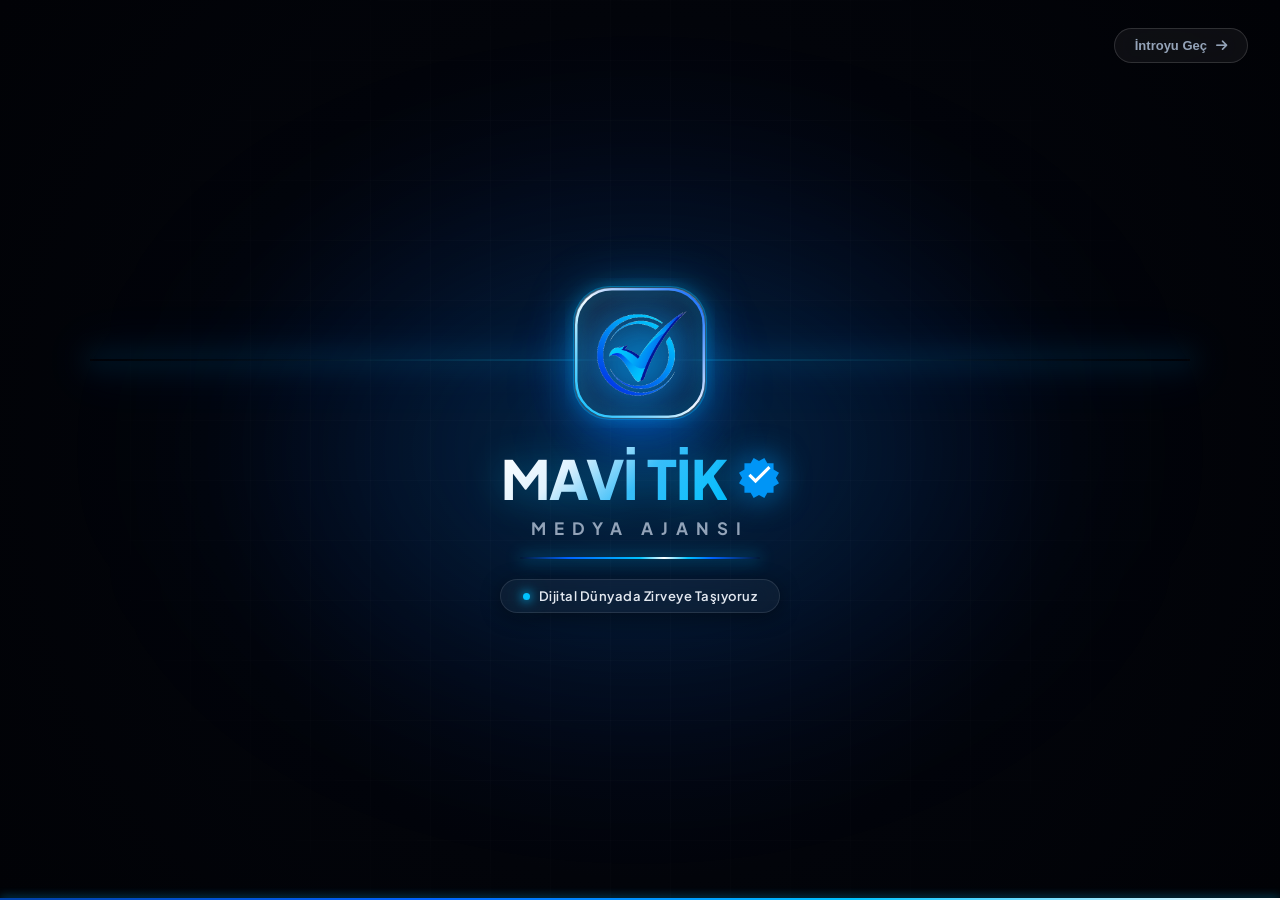
<file: _arsiv/test-intro.html>
<!DOCTYPE html>
<html lang="tr">
<head>
    <meta charset="UTF-8">
    <meta name="viewport" content="width=device-width, initial-scale=1.0">
    <title>Mavi Tik Medya Ajansı — Apple Keynote Intro (Kusursuz & Net)</title>
    <link rel="preconnect" href="https://fonts.googleapis.com">
    <link rel="preconnect" href="https://fonts.gstatic.com" crossorigin>
    <link href="https://fonts.googleapis.com/css2?family=Plus+Jakarta+Sans:wght@300;400;500;600;700;800;900&family=Inter:wght@400;500;600;700&display=swap" rel="stylesheet">
    <link rel="stylesheet" href="https://cdnjs.cloudflare.com/ajax/libs/font-awesome/6.4.0/css/all.min.css">

    <style>
        * {
            margin: 0;
            padding: 0;
            box-sizing: border-box;
        }

        body {
            background: #02050E;
            color: #fff;
            font-family: 'Plus Jakarta Sans', sans-serif;
            overflow-x: hidden;
            min-height: 100vh;
        }

        /* ==============================================================
           APPLE & CYBERPUNK ULTRA-LUXE KEYNOTE INTRO STAGE
           ============================================================== */
        #apple-intro {
            position: fixed;
            inset: 0;
            z-index: 999999;
            background: radial-gradient(circle at center, #050d22 0%, #02040a 55%, #010206 100%);
            display: flex;
            align-items: center;
            justify-content: center;
            overflow: hidden;
            perspective: 1400px;
            transition: opacity 0.6s cubic-bezier(0.16, 1, 0.3, 1), 
                        transform 0.6s cubic-bezier(0.16, 1, 0.3, 1),
                        visibility 0.85s ease;
            will-change: opacity, transform;
        }

        #apple-intro.intro-dismissed {
            opacity: 0;
            visibility: hidden;
            transform: scale(1.06);
            pointer-events: none;
        }

        /* 1. Nebula & Aurora Parıltıları */
        .ambient-aurora {
            position: absolute;
            width: 800px;
            height: 500px;
            background: radial-gradient(ellipse at center, rgba(0, 194, 255, 0.2) 0%, rgba(0, 98, 255, 0.1) 45%, transparent 70%);
            filter: blur(80px);
            opacity: 0;
            transform: scale(0.6);
            transition: opacity 0.9s cubic-bezier(0.16, 1, 0.3, 1), transform 0.9s cubic-bezier(0.16, 1, 0.3, 1);
            pointer-events: none;
            z-index: 1;
        }

        .ambient-aurora.ignited {
            opacity: 1;
            transform: scale(1.15);
        }

        /* 2. Geometrik Precision Grid (Hafif ve Derin) */
        .precision-grid {
            position: absolute;
            inset: 0;
            background-image: 
                linear-gradient(rgba(255, 255, 255, 0.02) 1px, transparent 1px),
                linear-gradient(90deg, rgba(255, 255, 255, 0.02) 1px, transparent 1px);
            background-size: 60px 60px;
            background-position: center center;
            mask-image: radial-gradient(circle at center, black 35%, transparent 80%);
            -webkit-mask-image: radial-gradient(circle at center, black 35%, transparent 80%);
            opacity: 0;
            transition: opacity 0.8s ease;
            z-index: 2;
            pointer-events: none;
        }

        .precision-grid.active {
            opacity: 0.8;
        }

        /* 3. Yatay Kristal Işık Parlaması (Anamorfik Flare)
           - Tam logonun merkez hizasında parlar, metinlerin üstüne binmez! */
        .crystal-beam {
            position: absolute;
            top: calc(50% - 90px);
            left: 50%;
            transform: translate(-50%, -50%) scaleX(0);
            width: 90vw;
            max-width: 1100px;
            height: 2px;
            background: linear-gradient(90deg, 
                transparent 0%, 
                rgba(0, 194, 255, 0.2) 20%, 
                rgba(0, 194, 255, 0.95) 45%, 
                #FFFFFF 50%, 
                rgba(0, 194, 255, 0.95) 55%, 
                rgba(0, 194, 255, 0.2) 80%, 
                transparent 100%);
            box-shadow: 0 0 25px 3px rgba(0, 194, 255, 0.8), 0 0 50px 8px rgba(0, 98, 255, 0.45);
            z-index: 5;
            pointer-events: none;
            transition: transform 0.75s cubic-bezier(0.16, 1, 0.3, 1), opacity 0.6s ease;
            opacity: 0;
        }

        .crystal-beam.active {
            opacity: 0.9;
            transform: translate(-50%, -50%) scaleX(1);
        }

        /* Logo oturduktan sonra ışık huzmesi zarifçe solar, kalabalık yapmaz */
        .crystal-beam.faded {
            opacity: 0.25;
            transition: opacity 0.6s ease;
        }

        /* ==============================================================
           4. KİNETİK LAZER ÇİZGİLERİ (SVG IŞIK HATLARI)
           - Sol ve sağdan akıp logoya enerjiyi verir, sonra sahneyi temiz bırakır!
           ============================================================== */
        .laser-streams-svg {
            position: absolute;
            inset: 0;
            width: 100%;
            height: 100%;
            z-index: 6;
            pointer-events: none;
            transition: opacity 0.5s ease;
        }

        .laser-streams-svg.faded {
            opacity: 0;
        }

        .laser-path {
            fill: none;
            stroke-linecap: round;
            stroke-linejoin: miter;
            transition: stroke-dashoffset 0.85s cubic-bezier(0.16, 1, 0.3, 1);
            filter: drop-shadow(0 0 10px rgba(0, 194, 255, 0.9));
        }

        /* ==============================================================
           5. MERKEZ SAHNESİ: FERAH, NET VE ASLA ÜST ÜSTE BİNMEYEN YAPI
           ============================================================== */
        .center-stage {
            position: relative;
            z-index: 10;
            display: flex;
            flex-direction: column;
            align-items: center;
            justify-content: center;
            text-align: center;
            max-width: 800px;
            width: 90%;
            padding: 20px;
        }

        /* 3D Cam Kaide (Frosted Glass Pedestal) */
        .glass-emblem-card {
            position: relative;
            width: 132px;
            height: 132px;
            border-radius: 36px;
            background: linear-gradient(135deg, rgba(255, 255, 255, 0.08) 0%, rgba(255, 255, 255, 0.02) 100%);
            border: 1px solid rgba(255, 255, 255, 0.15);
            backdrop-filter: blur(28px);
            -webkit-backdrop-filter: blur(28px);
            box-shadow: 
                0 30px 60px -15px rgba(0, 0, 0, 0.8),
                0 0 0 1px rgba(255, 255, 255, 0.06),
                inset 0 1px 1px 0 rgba(255, 255, 255, 0.4),
                inset 0 -1px 1px 0 rgba(0, 0, 0, 0.5);
            display: flex;
            align-items: center;
            justify-content: center;
            margin-bottom: 28px;
            opacity: 0;
            transform: translateY(20px) scale(0.9) rotateX(12deg);
            transition: opacity 0.7s cubic-bezier(0.16, 1, 0.3, 1), 
                        transform 0.7s cubic-bezier(0.16, 1, 0.3, 1),
                        box-shadow 0.7s ease;
            will-change: transform, opacity;
        }

        .glass-emblem-card.revealed {
            opacity: 1;
            transform: translateY(0) scale(1) rotateX(0deg);
            box-shadow: 
                0 35px 70px -10px rgba(0, 98, 255, 0.45),
                0 0 50px rgba(0, 194, 255, 0.3),
                0 0 0 1px rgba(0, 194, 255, 0.4),
                inset 0 1px 2px 0 rgba(255, 255, 255, 0.6);
        }

        /* Cam Üzerindeki Çevre Lazer Çizgisi */
        .contour-laser-svg {
            position: absolute;
            inset: -10px;
            width: calc(100% + 20px);
            height: calc(100% + 20px);
            transform: rotate(-90deg);
            pointer-events: none;
        }

        .contour-laser-rect {
            stroke-dasharray: 480;
            stroke-dashoffset: 480;
            stroke: url(#cardLaserGrad);
            stroke-width: 2.5;
            stroke-linecap: round;
            fill: none;
            filter: drop-shadow(0 0 8px rgba(0, 194, 255, 0.9));
            transition: stroke-dashoffset 0.8s cubic-bezier(0.16, 1, 0.3, 1) 0.08s;
        }

        .glass-emblem-card.revealed .contour-laser-rect {
            stroke-dashoffset: 0;
        }

        /* Resmi Marka Amblemi */
        .official-logo-img {
            width: 96px;
            height: 96px;
            object-fit: contain;
            filter: drop-shadow(0 0 20px rgba(0, 194, 255, 0.9)) drop-shadow(0 8px 24px rgba(0, 98, 255, 0.6));
            opacity: 0;
            transform: scale(0.85);
            transition: opacity 0.4s ease 0.05s, transform 0.45s cubic-bezier(0.34, 1.56, 0.64, 1) 0.05s;
            position: relative;
            z-index: 2;
            display: block;
        }

        .glass-emblem-card.revealed .official-logo-img {
            opacity: 1;
            transform: scale(1);
        }

        

        /* ==============================================================
           6. TİPOGRAFİ (NET, DÜZENLİ VE FERAH DİZİLİM)
           ============================================================== */
        .title-block {
            display: flex;
            flex-direction: column;
            align-items: center;
            opacity: 0;
            transform: translateY(18px);
            transition: opacity 0.55s ease 0.15s, transform 0.55s cubic-bezier(0.16, 1, 0.3, 1) 0.15s;
        }

        .title-block.revealed {
            opacity: 1;
            transform: translateY(0);
        }

        /* 1. Satır: MAVİ TİK */
        .brand-headline {
            font-size: clamp(38px, 5.5vw, 54px);
            font-weight: 900;
            letter-spacing: -0.02em;
            line-height: 1.15;
            margin-bottom: 8px;
            color: #FFFFFF;
            display: flex;
            align-items: center;
            justify-content: center;
            gap: 12px;
        }

        .brand-headline .grad-text {
            background: linear-gradient(135deg, #FFFFFF 0%, #E0F2FE 30%, #38BDF8 60%, #00C2FF 100%);
            -webkit-background-clip: text;
            -webkit-text-fill-color: transparent;
            filter: drop-shadow(0 2px 18px rgba(0, 194, 255, 0.35));
        }

        .brand-headline .ig-verified-badge {
            width: clamp(28px, 4vw, 40px);
            height: clamp(28px, 4vw, 40px);
            flex-shrink: 0;
            display: inline-block;
            vertical-align: middle;
            filter: drop-shadow(0 0 16px rgba(0, 149, 246, 0.85)) drop-shadow(0 2px 6px rgba(0, 0, 0, 0.4));
            transition: transform 0.3s cubic-bezier(0.16, 1, 0.3, 1), filter 0.3s ease;
        }

        .brand-headline:hover .ig-verified-badge {
            transform: scale(1.08);
            filter: drop-shadow(0 0 24px rgba(0, 194, 255, 1)) drop-shadow(0 4px 10px rgba(0, 0, 0, 0.5));
        }

        /* 2. Satır: MEDYA AJANSI (Temiz Kurumsal Alt Başlık) */
        .brand-subline {
            font-size: clamp(14px, 1.8vw, 17px);
            font-weight: 700;
            text-transform: uppercase;
            letter-spacing: 8px;
            color: #94A3B8;
            margin-bottom: 18px;
        }

        /* 3. Satır: Tek Zarif Lazer Çizgisi */
        .laser-divider {
            width: 0;
            height: 2px;
            background: linear-gradient(90deg, 
                transparent 0%, 
                #0062FF 20%, 
                #00C2FF 50%, 
                #FFFFFF 60%, 
                #00C2FF 70%, 
                #0062FF 80%, 
                transparent 100%);
            box-shadow: 0 0 15px #00C2FF;
            margin-bottom: 20px;
            border-radius: 999px;
            transition: width 0.65s cubic-bezier(0.16, 1, 0.3, 1) 0.25s;
        }

        .title-block.revealed .laser-divider {
            width: 240px;
        }

        /* 4. Satır: Tek Seçkin Prestij Rozeti */
        .prestige-pill {
            display: inline-flex;
            align-items: center;
            gap: 9px;
            padding: 8px 22px;
            border-radius: 9999px;
            background: rgba(255, 255, 255, 0.04);
            border: 1px solid rgba(255, 255, 255, 0.1);
            backdrop-filter: blur(14px);
            font-size: 13px;
            font-weight: 600;
            color: #E2E8F0;
            letter-spacing: 0.5px;
            box-shadow: 0 4px 20px rgba(0, 0, 0, 0.4);
        }

        .prestige-pill .dot {
            width: 7px;
            height: 7px;
            border-radius: 50%;
            background: #00C2FF;
            box-shadow: 0 0 10px #00C2FF, 0 0 18px #00C2FF;
            animation: pulseGlow 1.5s infinite alternate;
        }

        @keyframes pulseGlow {
            0% { opacity: 0.5; transform: scale(0.9); }
            100% { opacity: 1; transform: scale(1.3); }
        }

        /* ==============================================================
           7. KONTROLLER: İNTROYU GEÇ & MİKRO İLERLEME
           ============================================================== */
        .apple-skip-btn {
            position: absolute;
            top: 28px;
            right: 32px;
            z-index: 100;
            background: rgba(255, 255, 255, 0.05);
            border: 1px solid rgba(255, 255, 255, 0.14);
            backdrop-filter: blur(18px);
            -webkit-backdrop-filter: blur(18px);
            color: #94A3B8;
            font-size: 13px;
            font-weight: 600;
            padding: 9px 20px;
            border-radius: 9999px;
            cursor: pointer;
            display: flex;
            align-items: center;
            gap: 9px;
            transition: all 0.25s ease;
            outline: none;
        }

        .apple-skip-btn:hover {
            color: #FFFFFF;
            background: rgba(0, 194, 255, 0.15);
            border-color: rgba(0, 194, 255, 0.4);
            transform: translateY(-2px);
            box-shadow: 0 8px 25px rgba(0, 194, 255, 0.25);
        }

        .apple-progress {
            position: absolute;
            bottom: 0;
            left: 0;
            height: 2px;
            width: 0%;
            background: linear-gradient(90deg, #0040A8, #0062FF, #00C2FF, #FFFFFF);
            box-shadow: 0 0 10px rgba(0, 194, 255, 0.9);
            transition: width 2.4s cubic-bezier(0.16, 1, 0.3, 1);
            z-index: 100;
        }

        /* Önizleme Alanı */
        .demo-site-content {
            padding: 120px 24px;
            text-align: center;
            max-width: 900px;
            margin: 0 auto;
        }

        .demo-site-content h1 {
            font-size: 44px;
            font-weight: 800;
            margin-bottom: 14px;
            color: #FFFFFF;
        }

        .demo-site-content p {
            font-size: 17px;
            color: #94A3B8;
            line-height: 1.6;
            margin-bottom: 30px;
        }

        .replay-btn {
            display: inline-flex;
            align-items: center;
            gap: 10px;
            padding: 14px 34px;
            background: linear-gradient(135deg, #0062FF 0%, #00C2FF 100%);
            color: #fff;
            border: none;
            border-radius: 9999px;
            font-weight: 700;
            font-size: 15px;
            cursor: pointer;
            box-shadow: 0 10px 30px rgba(0, 98, 255, 0.45);
            transition: all 0.25s ease;
        }

        .replay-btn:hover {
            transform: translateY(-2px);
            box-shadow: 0 15px 40px rgba(0, 194, 255, 0.65);
        }

        @media (max-width: 640px) {
            .glass-emblem-card { width: 110px; height: 110px; border-radius: 30px; margin-bottom: 22px; }
            .official-logo-img { width: 78px; height: 78px; }
            .brand-headline { font-size: 32px; }
            .brand-headline .ig-verified-badge { width: 24px; height: 24px; }
            .brand-subline { font-size: 12px; letter-spacing: 5px; margin-bottom: 14px; }
            .laser-divider { margin-bottom: 16px; }
            .title-block.revealed .laser-divider { width: 170px; }
            .prestige-pill { font-size: 12px; padding: 7px 16px; }
            .apple-skip-btn { top: 16px; right: 16px; padding: 7px 14px; font-size: 12px; }
        }
    </style>
</head>
<body>

    <!-- ==============================================================
         APPLE & CYBERPUNK ULTRA-LUXE KEYNOTE INTRO
         ============================================================== -->
    <div id="apple-intro">
        <!-- 1. Derin Lüks Aurora Işığı -->
        <div class="ambient-aurora" id="ambientAurora"></div>

        <!-- 2. Hassas Cyber Izgara Deseni -->
        <div class="precision-grid" id="precisionGrid"></div>

        <!-- 3. Yatay Kristal Işık Çizgisi (Logonun Merkez Arkasında Parlar) -->
        <div class="crystal-beam" id="crystalBeam"></div>

        <!-- 4. Kinetik Lazer Akış Çizgileri (SVG) -->
        <svg class="laser-streams-svg" id="laserStreamsSvg" viewBox="0 0 1200 800" preserveAspectRatio="none">
            <defs>
                <linearGradient id="streamGrad1" x1="0%" y1="0%" x2="100%" y2="100%">
                    <stop offset="0%" stop-color="#00C2FF" stop-opacity="0" />
                    <stop offset="60%" stop-color="#00C2FF" stop-opacity="0.9" />
                    <stop offset="100%" stop-color="#FFFFFF" stop-opacity="1" />
                </linearGradient>
                <linearGradient id="streamGrad2" x1="100%" y1="0%" x2="0%" y2="100%">
                    <stop offset="0%" stop-color="#0062FF" stop-opacity="0" />
                    <stop offset="60%" stop-color="#00C2FF" stop-opacity="0.85" />
                    <stop offset="100%" stop-color="#38BDF8" stop-opacity="1" />
                </linearGradient>
                <linearGradient id="cardLaserGrad" x1="0%" y1="0%" x2="100%" y2="100%">
                    <stop offset="0%" stop-color="#00C2FF" />
                    <stop offset="50%" stop-color="#FFFFFF" />
                    <stop offset="100%" stop-color="#0062FF" />
                </linearGradient>
            </defs>

            <!-- Sol Kanattan Merkeze Kayan Işık Çizgisi -->
            <!-- Sol Kanattan Merkeze Kayan Keskin M Işını -->
            <path id="laserStreamLeft" class="laser-path"
                  d="M -50,520 L 420,180 L 600,365"
                  stroke="url(#streamGrad1)" stroke-width="3"
                  stroke-linecap="round" stroke-linejoin="miter"
                  stroke-dasharray="1000" stroke-dashoffset="1000" />

            <!-- Sağ Kanattan Merkeze Kayan Keskin M Işını -->
            <path id="laserStreamRight" class="laser-path"
                  d="M 1250,520 L 780,180 L 600,365"
                  stroke="url(#streamGrad2)" stroke-width="3"
                  stroke-linecap="round" stroke-linejoin="miter"
                  stroke-dasharray="1000" stroke-dashoffset="1000" />
        </svg>

        <!-- 5. İntroyu Geç Butonu -->
        <button class="apple-skip-btn" id="appleSkipBtn">
            <span>İntroyu Geç</span>
            <i class="fa-solid fa-arrow-right"></i>
        </button>

        <!-- 6. Mikro İlerleme Çubuğu -->
        <div class="apple-progress" id="appleProgress"></div>

        <!-- 7. Merkez Sahnesi (Tertemiz, Ferah, Asla Çakışmayan Hiyerarşi) -->
        <div class="center-stage">
            <!-- 3D Buzlu Cam Kaide -->
            <div class="glass-emblem-card" id="glassEmblem">
                <svg class="contour-laser-svg" viewBox="0 0 160 160">
                    <rect class="contour-laser-rect" x="12" y="12" width="136" height="136" rx="38" />
                </svg>

                <!-- Resmi Marka Amblemi (Transparan & Kristal Netliğinde) -->
                <!-- Resmi Marka Amblemi (Transparan & Kristal Netliğinde) -->
                <img src="[data-uri]" alt="Mavi Tik Medya Amblemi" class="official-logo-img">
            </div>

            <!-- Tipografi & Slogan -->
            <div class="title-block" id="titleBlock">
                <!-- Ana Başlık -->
                <h1 class="brand-headline">
                    <span class="grad-text">MAVİ TİK</span>
                    <svg class="ig-verified-badge" viewBox="0 0 40 40" aria-label="Instagram Doğrulanmış Hesap Rozeti" role="img">
                        <path fill="#0095F6" d="M19.998 3.094 14.638 0l-2.972 5.15H5.432v6.354L0 14.64 3.094 19.998 0 25.358l5.432 3.138v6.354h6.234L14.638 40l5.36-3.094L25.358 40l2.972-5.15h6.234v-6.354L40 25.358l-3.094-5.36L40 14.638l-5.432-3.138V5.15h-6.234L25.358 0l-5.36 3.094Z"/>
                        <path fill="#FFFFFF" d="M16.548 25.184 9.31 17.97l2.19-2.19 5.048 5.04 12.812-12.78 2.19 2.19-15.01 14.954Z"/>
                    </svg>
                </h1>

                <!-- Alt Başlık -->
                <p class="brand-subline">MEDYA AJANSI</p>

                <!-- Lazer Ayırıcı Işık Çizgisi -->
                <div class="laser-divider"></div>

                <!-- Prestij Rozeti -->
                <div class="prestige-pill">
                    <span class="dot"></span>
                    <span>Dijital Dünyada Zirveye Taşıyoruz</span>
                </div>
            </div>
        </div>
    </div>

    <!-- Web Sitesi Önizleme & Test Butonu -->
    <div class="demo-site-content">
        <img src="[data-uri]" alt="Mavi Tik Medya" style="width: 80px; height: 80px; margin-bottom: 20px; filter: drop-shadow(0 0 15px rgba(0,194,255,0.4));">
        <h1>Mavi Tik Medya Ajansı</h1>
        <p>Gereksiz katmanlar temizlendi: Ferah, net, kristal berraklığında Apple Keynote düzeni.</p>
        <button class="replay-btn" onclick="playAppleIntro()">
            <i class="fa-solid fa-rotate-right"></i> İntroyu Yeniden Oynat
        </button>
    </div>

    <script>
        const appleIntro = document.getElementById('apple-intro');
        const ambientAurora = document.getElementById('ambientAurora');
        const precisionGrid = document.getElementById('precisionGrid');
        const crystalBeam = document.getElementById('crystalBeam');
        const laserStreamsSvg = document.getElementById('laserStreamsSvg');
        const laserStreamLeft = document.getElementById('laserStreamLeft');
        const laserStreamRight = document.getElementById('laserStreamRight');
        const glassEmblem = document.getElementById('glassEmblem');
        const titleBlock = document.getElementById('titleBlock');
        const appleSkipBtn = document.getElementById('appleSkipBtn');
        const appleProgress = document.getElementById('appleProgress');

        let introTimeouts = [];

        function playAppleIntro() {
            introTimeouts.forEach(t => clearTimeout(t));
            introTimeouts = [];

            appleIntro.style.display = 'flex';
            document.body.style.overflow = 'hidden';
            window.scrollTo({ top: 0, behavior: 'instant' });

            appleIntro.classList.remove('intro-dismissed');
            ambientAurora.classList.remove('ignited');
            precisionGrid.classList.remove('active');
            crystalBeam.classList.remove('active', 'faded');
            laserStreamsSvg.classList.remove('faded');
            glassEmblem.classList.remove('revealed');
            titleBlock.classList.remove('revealed');
            
            laserStreamLeft.style.strokeDashoffset = '1000';
            laserStreamRight.style.strokeDashoffset = '1000';
            appleProgress.style.width = '0%';

            // 1. İlerleme çubuğu (30ms)
            introTimeouts.push(setTimeout(() => {
                appleProgress.style.width = '100%';
            }, 20));

            // 2. Aurora ve Izgara Deseni (150ms)
            introTimeouts.push(setTimeout(() => {
                ambientAurora.classList.add('ignited');
                precisionGrid.classList.add('active');
            }, 80));

            // 3. Lazer Çizgileri ve Kristal Işık Huzmesi (300ms)
            introTimeouts.push(setTimeout(() => {
                laserStreamLeft.style.strokeDashoffset = '0';
                laserStreamRight.style.strokeDashoffset = '0';
                crystalBeam.classList.add('active');
            }, 180));

            // 4. 3D Cam Kaide & Logo Sahneye Çıkar (650ms)
            introTimeouts.push(setTimeout(() => {
                glassEmblem.classList.add('revealed');
                crystalBeam.classList.add('faded');
            }, 480));

            // 5. Yan Lazer Çizgileri Yavaşça Kaybolur, Sahne Temizlenir (900ms)
            introTimeouts.push(setTimeout(() => {
                laserStreamsSvg.classList.add('faded');
            }, 680));

            // 6. Net Tipografi & Slogan Işıkla Açılır (1050ms)
            introTimeouts.push(setTimeout(() => {
                titleBlock.classList.add('revealed');
            }, 780));

            // 7. Sinematik Yumuşak Geçiş (3.3s)
            introTimeouts.push(setTimeout(() => {
                finishAppleIntro();
            }, 2400));
        }

        function finishAppleIntro() {
            appleIntro.classList.add('intro-dismissed');
            introTimeouts.forEach(t => clearTimeout(t));
            document.body.style.overflow = '';

            setTimeout(() => {
                if (appleIntro.classList.contains('intro-dismissed')) {
                    appleIntro.style.display = 'none';
                }
            }, 650);
        }

        appleSkipBtn.addEventListener('click', finishAppleIntro);

        if (document.readyState === 'loading') {
            document.addEventListener('DOMContentLoaded', playAppleIntro);
        } else {
            playAppleIntro();
        }
    </script>
</body>
</html>
</file>
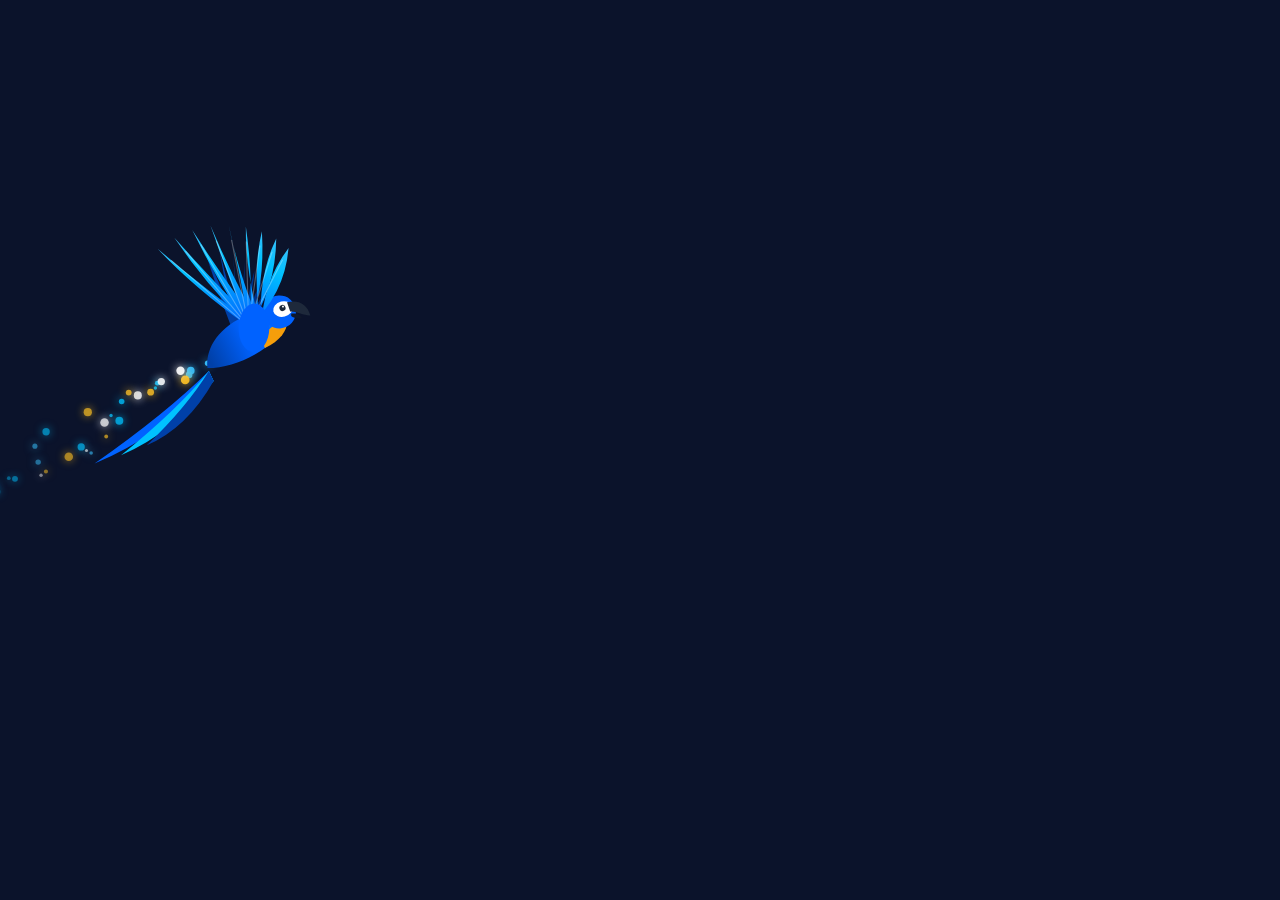
<file: _arsiv/test-macaw.html>
<!DOCTYPE html>
<html lang="tr">
<head>
    <meta charset="UTF-8">
    <title>Mavi Makav Flight Test</title>
    <style>
        body {
            margin: 0;
            background: #0B132B;
            overflow: hidden;
            display: flex;
            align-items: center;
            justify-content: center;
            height: 100vh;
            color: #fff;
            font-family: sans-serif;
        }
        canvas {
            position: absolute;
            top: 0;
            left: 0;
            width: 100%;
            height: 100%;
        }
    </style>
</head>
<body>
    <canvas id="c"></canvas>
    <script>
        const canvas = document.getElementById('c');
        const ctx = canvas.getContext('2d');
        let width = canvas.width = window.innerWidth;
        let height = canvas.height = window.innerHeight;

        window.addEventListener('resize', () => {
            width = canvas.width = window.innerWidth;
            height = canvas.height = window.innerHeight;
        });

        // Flight parameters
        let time = 0;
        let birdX = -100;
        let birdY = height * 0.7;
        let birdSpeedX = 4;
        let birdScale = 1;
        let flightProgress = 0;

        function drawMacaw(ctx, x, y, scale, angle, wingPhase) {
            ctx.save();
            ctx.translate(x, y);
            ctx.rotate(angle);
            ctx.scale(scale, scale);

            // Natural wing kinematics
            // wingPhase goes from 0 to 2PI
            const flap = Math.sin(wingPhase);
            const flapCos = Math.cos(wingPhase);
            
            // Body bobbing in counter-phase to wing lift
            const bodyBob = flap * 4;
            
            // Colors
            const deepCobalt = '#0040A8';
            const royalBlue = '#0062FF';
            const brightCyan = '#00C2FF';
            const lightCyan = '#38BDF8';
            const goldYellow = '#F59E0B';
            const darkSlate = '#1E293B';
            const whiteFeather = '#FFFFFF';

            // 1. BACK WING (Arka Kanat)
            ctx.save();
            ctx.translate(-10, -5 + bodyBob);
            // Back wing flaps with slightly reduced amplitude and phase offset for 3D depth
            const backFlapAngle = flap * 0.65;
            ctx.rotate(backFlapAngle);
            
            // Back wing feathers (primaries & secondaries)
            for (let i = 0; i < 7; i++) {
                const fAngle = -0.8 + (i * 0.16) - (flapCos * 0.15);
                const fLen = 85 - (i * 6);
                const tipX = Math.cos(fAngle) * fLen;
                const tipY = Math.sin(fAngle) * fLen;

                ctx.beginPath();
                ctx.moveTo(0, 0);
                ctx.quadraticCurveTo(tipX * 0.5, tipY * 0.7 + 10, tipX, tipY);
                ctx.quadraticCurveTo(tipX * 0.6 - 8, tipY * 0.4, 0, 10);
                ctx.fillStyle = i < 3 ? deepCobalt : '#00338A';
                ctx.fill();
            }
            ctx.restore();

            // 2. STREAMING MACAW TAIL (Uzun İpeksi Kuyruk)
            ctx.save();
            ctx.translate(-45, 15 + bodyBob);
            // Sinuous waving motion along tail length
            for (let t = 0; t < 3; t++) {
                const tailLen = 130 - (t * 25);
                const tailWave = Math.sin(wingPhase * 0.8 - t * 0.4) * 12;
                
                ctx.beginPath();
                ctx.moveTo(0, 0);
                ctx.quadraticCurveTo(-tailLen * 0.4, 15 + tailWave * 0.5, -tailLen, 25 + tailWave);
                ctx.quadraticCurveTo(-tailLen * 0.5, 30 + tailWave * 0.7, 0, 10);
                ctx.fillStyle = t === 0 ? royalBlue : (t === 1 ? brightCyan : deepCobalt);
                ctx.fill();
            }
            ctx.restore();

            // 3. BODY & HEAD & BEAK (Gövde, Baş ve Gaga)
            ctx.save();
            ctx.translate(0, bodyBob);

            // Aerodynamic Torso
            ctx.beginPath();
            ctx.moveTo(-45, 12);
            ctx.bezierCurveTo(-20, 24, 20, 22, 38, 5);
            ctx.bezierCurveTo(42, -5, 30, -16, 5, -16);
            ctx.bezierCurveTo(-25, -16, -40, -2, -45, 12);
            const bodyGrad = ctx.createLinearGradient(-40, 0, 40, 0);
            bodyGrad.addColorStop(0, deepCobalt);
            bodyGrad.addColorStop(0.5, royalBlue);
            bodyGrad.addColorStop(1, '#0077FF');
            ctx.fillStyle = bodyGrad;
            ctx.fill();

            // Golden-yellow breast plumage
            ctx.beginPath();
            ctx.moveTo(10, 18);
            ctx.bezierCurveTo(25, 18, 36, 12, 38, 5);
            ctx.bezierCurveTo(34, 0, 20, 4, 10, 8);
            ctx.closePath();
            ctx.fillStyle = goldYellow;
            ctx.fill();

            // Head and Crown
            ctx.beginPath();
            ctx.arc(36, -6, 15, 0, Math.PI * 2);
            ctx.fillStyle = royalBlue;
            ctx.fill();

            // White facial skin patch (Iconic Macaw Eye Patch)
            ctx.beginPath();
            ctx.ellipse(40, -7, 9, 7, 0.2, 0, Math.PI * 2);
            ctx.fillStyle = whiteFeather;
            ctx.fill();

            // Eye (dark pupil + bright specular dot)
            ctx.beginPath();
            ctx.arc(40, -8, 2.8, 0, Math.PI * 2);
            ctx.fillStyle = darkSlate;
            ctx.fill();
            ctx.beginPath();
            ctx.arc(41, -9, 0.9, 0, Math.PI * 2);
            ctx.fillStyle = whiteFeather;
            ctx.fill();

            // Hooked Macaw Beak (curved dark beak)
            ctx.beginPath();
            ctx.moveTo(46, -11);
            ctx.bezierCurveTo(56, -9, 62, -2, 60, 9);
            ctx.bezierCurveTo(55, 7, 50, 0, 45, -2);
            ctx.closePath();
            ctx.fillStyle = darkSlate;
            ctx.fill();

            // Lower beak
            ctx.beginPath();
            ctx.moveTo(45, 0);
            ctx.bezierCurveTo(50, 2, 53, 5, 52, 8);
            ctx.bezierCurveTo(48, 7, 45, 4, 44, 2);
            ctx.closePath();
            ctx.fillStyle = '#0F172A';
            ctx.fill();

            ctx.restore();

            // 4. FRONT WING (Görkemli Ön Kanat - Dynamic Jointed Feathers)
            ctx.save();
            ctx.translate(5, -6 + bodyBob);
            
            // Front wing flap angle:
            // Downstroke: sweeps down to +0.85 rad
            // Upstroke: pulls up to -0.95 rad
            const frontFlapAngle = flap * 0.9;
            ctx.rotate(frontFlapAngle);

            // Layered Primaries & Secondaries with aerodynamic flex
            // On downstroke (flap > 0), feathers flex upwards at tips (air resistance pushes up)
            // On upstroke (flap < 0), feathers trail downwards and fold inward
            const airFlex = flapCos * 14;

            const numFeathers = 9;
            for (let i = 0; i < numFeathers; i++) {
                const ratio = i / (numFeathers - 1);
                // Fan out angle
                const featherAngle = -1.1 + (ratio * 1.35) - (flapCos * 0.22 * ratio);
                const featherLen = 110 - (ratio * 30);
                
                const tipX = Math.cos(featherAngle) * featherLen;
                const tipY = Math.sin(featherAngle) * featherLen + (airFlex * (1 - ratio * 0.4));

                // Individual feather shape
                ctx.beginPath();
                ctx.moveTo(0, 0);
                ctx.quadraticCurveTo(tipX * 0.45, tipY * 0.7 + 12, tipX, tipY);
                ctx.quadraticCurveTo(tipX * 0.65 - 10, tipY * 0.4 - 5, 0, 12);
                
                // Color gradient across wing:
                // Inner secondaries are deep royal blue, outer primaries fade to electric cyan
                const fGrad = ctx.createLinearGradient(0, 0, tipX, tipY);
                fGrad.addColorStop(0, royalBlue);
                fGrad.addColorStop(0.7, brightCyan);
                fGrad.addColorStop(1, lightCyan);
                ctx.fillStyle = fGrad;
                ctx.fill();

                // Subtle quill line
                ctx.beginPath();
                ctx.moveTo(0, 0);
                ctx.lineTo(tipX * 0.85, tipY * 0.85);
                ctx.strokeStyle = 'rgba(255, 255, 255, 0.3)';
                ctx.lineWidth = 1;
                ctx.stroke();
            }

            // Shoulder covert feathers (smooth cap)
            ctx.beginPath();
            ctx.ellipse(0, 5, 22, 14, -0.2, 0, Math.PI * 2);
            ctx.fillStyle = royalBlue;
            ctx.fill();

            ctx.restore();
            ctx.restore();
        }

        // Particle trail
        const particles = [];

        function loop() {
            ctx.clearRect(0, 0, width, height);

            time += 0.08;
            flightProgress += 0.0035;

            // Flight trajectory: swoop across screen
            birdX = -100 + flightProgress * (width + 300);
            birdY = height * 0.6 - Math.sin(flightProgress * Math.PI) * (height * 0.35);
            
            // Dynamic angle based on slope
            const nextX = -100 + (flightProgress + 0.01) * (width + 300);
            const nextY = height * 0.6 - Math.sin((flightProgress + 0.01) * Math.PI) * (height * 0.35);
            const flightAngle = Math.atan2(nextY - birdY, nextX - birdX);

            // Flap cycle speed: 0.18
            const wingPhase = time * 2.2;

            // Draw trail sparkles
            if (birdX > 0 && birdX < width) {
                particles.push({
                    x: birdX - Math.cos(flightAngle) * 50 + (Math.random() - 0.5) * 15,
                    y: birdY - Math.sin(flightAngle) * 50 + (Math.random() - 0.5) * 15,
                    vx: (Math.random() - 0.5) * 1.5 - 1.5,
                    vy: Math.random() * 1.5 + 0.3,
                    size: Math.random() * 3 + 1.5,
                    alpha: 1,
                    color: ['#00C2FF', '#38BDF8', '#FBBF24', '#FFFFFF'][Math.floor(Math.random() * 4)]
                });
            }

            // Update & draw particles
            for (let i = particles.length - 1; i >= 0; i--) {
                const p = particles[i];
                p.x += p.vx;
                p.y += p.vy;
                p.alpha -= 0.02;

                if (p.alpha <= 0) {
                    particles.splice(i, 1);
                    continue;
                }

                ctx.save();
                ctx.globalAlpha = p.alpha;
                ctx.fillStyle = p.color;
                ctx.shadowBlur = 8;
                ctx.shadowColor = p.color;
                ctx.beginPath();
                ctx.arc(p.x, p.y, p.size, 0, Math.PI * 2);
                ctx.fill();
                ctx.restore();
            }

            // Draw the Macaw
            drawMacaw(ctx, birdX, birdY, 1.1, flightAngle, wingPhase);

            if (flightProgress > 1.2) {
                flightProgress = 0;
            }

            requestAnimationFrame(loop);
        }

        loop();
    </script>
</body>
</html>
</file>
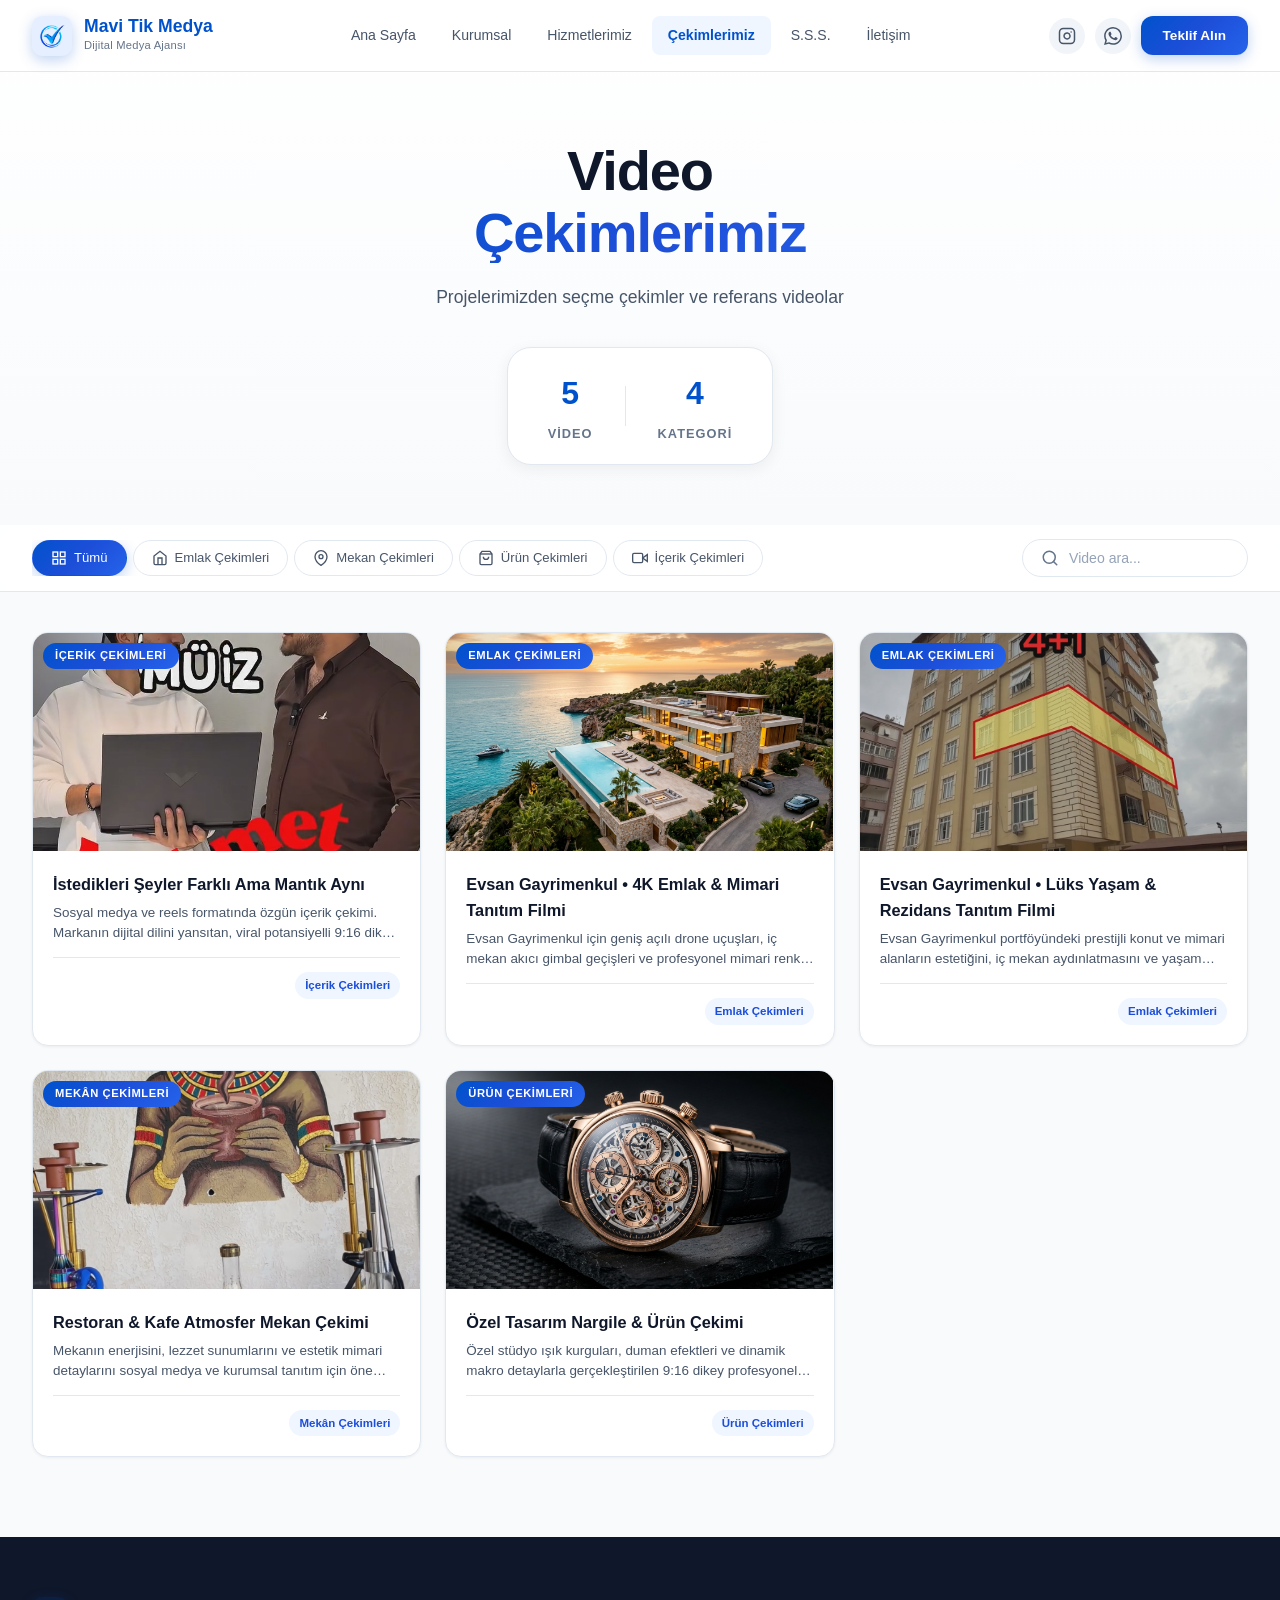
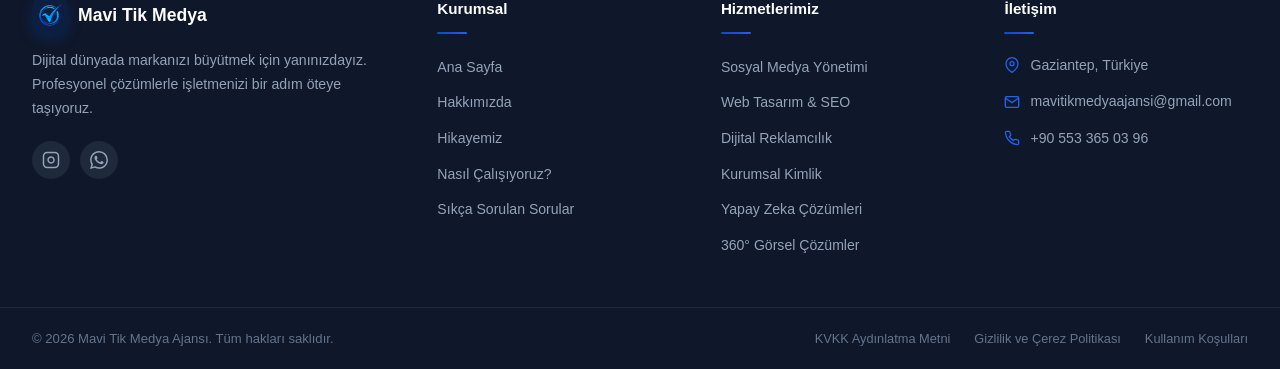
<file: referans videolar/referanslar.html>
<!DOCTYPE html>
<html lang="tr">
<head>
    <meta charset="UTF-8">
    <meta name="viewport" content="width=device-width, initial-scale=1.0">
    <meta name="description" content="Mavi Tik Medya - Çekimlerimiz | Emlak, Mekan, Ürün Çekimleri, QR Menü ve Web Siteleri">
    <title>Çekimlerimiz | Mavi Tik Medya Ajansı</title>
    <link rel="stylesheet" href="style.css">
    <!-- FontAwesome 6.4.0 -->
    <link rel="stylesheet" href="https://cdnjs.cloudflare.com/ajax/libs/font-awesome/6.4.0/css/all.min.css">
    <!-- Google Fonts -->
    <link rel="preconnect" href="https://fonts.googleapis.com">
    <link rel="preconnect" href="https://fonts.gstatic.com" crossorigin>
    <link href="https://fonts.googleapis.com/css2?family=Plus+Jakarta+Sans:wght@400;500;600;700;800&family=Inter:wght@300;400;500;600;700&display=swap" rel="stylesheet">
    <!-- Favicon -->
    <link rel="icon" href="../assets/images/logo.png" type="image/png">
</head>
<body>

    <!-- ===== NAVBAR (Mavi Tik Medya) ===== -->
    <header class="navbar" id="navbar">
        <div class="navbar-container">
            <a href="../index.html" class="navbar-brand">
                <div class="brand-icon" style="background: rgba(0, 98, 255, 0.1); padding: 4px; display: flex; align-items: center; justify-content: center; border-radius: 10px;">
                    <img src="../assets/images/logo-emblem.png" alt="Mavi Tik" style="width: 26px; height: 26px; object-fit: contain;">
                </div>
                <div class="brand-text">
                    <span class="brand-name">Mavi Tik Medya</span>
                    <span class="brand-tagline">Dijital Medya Ajansı</span>
                </div>
            </a>

            <nav class="navbar-menu" id="navbar-menu">
                <a href="../index.html#anasayfa" class="nav-link">Ana Sayfa</a>
                <a href="../index.html#hakkimizda" class="nav-link">Kurumsal</a>
                <a href="../index.html#hizmetler" class="nav-link">Hizmetlerimiz</a>
                <a href="referanslar.html" class="nav-link active">Çekimlerimiz</a>
                <a href="../index.html#sss" class="nav-link">S.S.S.</a>
                <a href="../index.html#iletisim" class="nav-link">İletişim</a>
            </nav>

            <div class="navbar-actions">
                <a href="https://www.instagram.com/mavitikmedyaajansi/" target="_blank" class="social-icon" title="Instagram">
                    <svg width="18" height="18" viewBox="0 0 24 24" fill="none" stroke="currentColor" stroke-width="2" stroke-linecap="round" stroke-linejoin="round">
                        <rect x="2" y="2" width="20" height="20" rx="5" ry="5"></rect>
                        <path d="M16 11.37A4 4 0 1 1 12.63 8 4 4 0 0 1 16 11.37z"></path>
                        <line x1="17.5" y1="6.5" x2="17.51" y2="6.5"></line>
                    </svg>
                </a>
                <a href="https://wa.me/905533650396" target="_blank" class="social-icon whatsapp-icon" title="WhatsApp">
                    <svg width="18" height="18" viewBox="0 0 24 24" fill="currentColor">
                        <path d="M17.472 14.382c-.297-.149-1.758-.867-2.03-.967-.273-.099-.471-.148-.67.15-.197.297-.767.966-.94 1.164-.173.199-.347.223-.644.075-.297-.15-1.255-.463-2.39-1.475-.883-.788-1.48-1.761-1.653-2.059-.173-.297-.018-.458.13-.606.134-.133.298-.347.446-.52.149-.174.198-.298.298-.497.099-.198.05-.371-.025-.52-.075-.149-.669-1.612-.916-2.207-.242-.579-.487-.5-.669-.51-.173-.008-.371-.01-.57-.01-.198 0-.52.074-.792.372-.272.297-1.04 1.016-1.04 2.479 0 1.462 1.065 2.875 1.213 3.074.149.198 2.096 3.2 5.077 4.487.709.306 1.262.489 1.694.625.712.227 1.36.195 1.871.118.571-.085 1.758-.719 2.006-1.413.248-.694.248-1.289.173-1.413-.074-.124-.272-.198-.57-.347m-5.421 7.403h-.004a9.87 9.87 0 01-5.031-1.378l-.361-.214-3.741.982.998-3.648-.235-.374a9.86 9.86 0 01-1.51-5.26c.001-5.45 4.436-9.884 9.888-9.884 2.64 0 5.122 1.03 6.988 2.898a9.825 9.825 0 012.893 6.994c-.003 5.45-4.437 9.884-9.885 9.884m8.413-18.297A11.815 11.815 0 0012.05 0C5.495 0 .16 5.335.157 11.892c0 2.096.547 4.142 1.588 5.945L.057 24l6.305-1.654a11.882 11.882 0 005.683 1.448h.005c6.554 0 11.89-5.335 11.893-11.893a11.821 11.821 0 00-3.48-8.413z"/>
                    </svg>
                </a>
                <a href="../index.html#iletisim" class="cta-btn">Teklif Alın</a>
            </div>

            <button class="mobile-menu-btn" id="mobile-menu-btn" aria-label="Menü">
                <span></span>
                <span></span>
                <span></span>
            </button>
        </div>
    </header>

    <!-- ===== HERO SECTION ===== -->
    <section class="hero" id="hero">
        <div class="hero-content">
            <h1 class="hero-title">
                <span class="hero-title-line">Video</span>
                <span class="hero-title-line hero-title-accent">Çekimlerimiz</span>
            </h1>
            <p class="hero-subtitle">Projelerimizden seçme çekimler ve referans videolar</p>
            <div class="hero-stats">
                <div class="stat">
                    <span class="stat-number" id="total-count">0</span>
                    <span class="stat-label">Video</span>
                </div>
                <div class="stat-divider"></div>
                <div class="stat">
                    <span class="stat-number" id="category-count">0</span>
                    <span class="stat-label">Kategori</span>
                </div>
            </div>
        </div>
    </section>

    <!-- ===== CATEGORY FILTER ===== -->
    <section class="filter-section" id="filter-section">
        <div class="filter-container">
            <div class="filter-tabs">
                <button class="filter-btn active" data-filter="all" id="filter-all">
                    <svg width="16" height="16" viewBox="0 0 24 24" fill="none" stroke="currentColor" stroke-width="2"><rect x="3" y="3" width="7" height="7"></rect><rect x="14" y="3" width="7" height="7"></rect><rect x="14" y="14" width="7" height="7"></rect><rect x="3" y="14" width="7" height="7"></rect></svg>
                    Tümü
                </button>
                <button class="filter-btn" data-filter="emlak" id="filter-emlak">
                    <svg width="16" height="16" viewBox="0 0 24 24" fill="none" stroke="currentColor" stroke-width="2"><path d="M3 9l9-7 9 7v11a2 2 0 0 1-2 2H5a2 2 0 0 1-2-2z"></path><polyline points="9 22 9 12 15 12 15 22"></polyline></svg>
                    Emlak Çekimleri
                </button>
                <button class="filter-btn" data-filter="mekan" id="filter-mekan">
                    <svg width="16" height="16" viewBox="0 0 24 24" fill="none" stroke="currentColor" stroke-width="2"><path d="M21 10c0 7-9 13-9 13s-9-6-9-13a9 9 0 0 1 18 0z"></path><circle cx="12" cy="10" r="3"></circle></svg>
                    Mekan Çekimleri
                </button>
                <button class="filter-btn" data-filter="urun" id="filter-urun">
                    <svg width="16" height="16" viewBox="0 0 24 24" fill="none" stroke="currentColor" stroke-width="2"><path d="M6 2L3 6v14a2 2 0 0 0 2 2h14a2 2 0 0 0 2-2V6l-3-4z"></path><line x1="3" y1="6" x2="21" y2="6"></line><path d="M16 10a4 4 0 0 1-8 0"></path></svg>
                    Ürün Çekimleri
                </button>
                <button class="filter-btn" data-filter="icerik" id="filter-icerik">
                    <svg width="16" height="16" viewBox="0 0 24 24" fill="none" stroke="currentColor" stroke-width="2"><polygon points="23 7 16 12 23 17 23 7"></polygon><rect x="1" y="5" width="15" height="14" rx="2" ry="2"></rect></svg>
                    İçerik Çekimleri
                </button>
            </div>
            <div class="search-box" id="search-box">
                <svg width="18" height="18" viewBox="0 0 24 24" fill="none" stroke="currentColor" stroke-width="2" stroke-linecap="round" stroke-linejoin="round">
                    <circle cx="11" cy="11" r="8"></circle>
                    <line x1="21" y1="21" x2="16.65" y2="16.65"></line>
                </svg>
                <input type="text" placeholder="Video ara..." id="search-input">
            </div>
        </div>
    </section>

    <!-- ===== VIDEO GALLERY ===== -->
    <main class="gallery-section" id="gallery-section">
        <div class="gallery-grid" id="gallery-grid">
            <!-- Video cards will be injected here by JS -->
        </div>

        <!-- Empty State -->
        <div class="empty-state" id="empty-state" style="display: none;">
            <svg width="80" height="80" viewBox="0 0 24 24" fill="none" stroke="currentColor" stroke-width="1" stroke-linecap="round" stroke-linejoin="round">
                <polygon points="23 7 16 12 23 17 23 7"></polygon>
                <rect x="1" y="5" width="15" height="14" rx="2" ry="2"></rect>
            </svg>
            <h2>Henüz video eklenmemiş</h2>
            <p><code>videos.js</code> dosyasını düzenleyerek videolarınızı ekleyin.</p>
        </div>
    </main>

    <!-- ===== VIDEO MODAL ===== -->
    <div class="modal-overlay" id="modal-overlay">
        <div class="modal" id="modal">
            <button class="modal-close" id="modal-close" aria-label="Kapat">
                <svg width="24" height="24" viewBox="0 0 24 24" fill="none" stroke="currentColor" stroke-width="2" stroke-linecap="round" stroke-linejoin="round">
                    <line x1="18" y1="6" x2="6" y2="18"></line>
                    <line x1="6" y1="6" x2="18" y2="18"></line>
                </svg>
            </button>
            <div class="modal-video-container" id="modal-video-container">
                <video id="modal-video" controls playsinline preload="metadata"></video>
            </div>
            <div class="modal-info">
                <p id="modal-video-error" role="status" hidden>Video yüklenemedi. <a id="modal-video-download" download>Videoyu indir</a>.</p>
                <h2 class="modal-title" id="modal-title"></h2>
                <p class="modal-description" id="modal-description"></p>
                <div class="modal-meta">
                    <span class="modal-category" id="modal-category"></span>
                    <span class="modal-date" id="modal-date"></span>
                </div>
            </div>
        </div>
    </div>

    <!-- ===== FOOTER (Mavi Tik Medya) ===== -->
    <footer class="site-footer" id="footer">
        <div class="footer-main">
            <div class="footer-container">
                <!-- Column 1: Brand -->
                <div class="footer-col footer-brand-col">
                    <div class="footer-brand">
                        <div class="brand-icon" style="background: rgba(0, 98, 255, 0.1); padding: 4px; display: flex; align-items: center; justify-content: center; border-radius: 10px;">
                            <img src="../assets/images/logo-emblem.png" alt="Mavi Tik" style="width: 24px; height: 24px; object-fit: contain;">
                        </div>
                        <span class="brand-name">Mavi Tik Medya</span>
                    </div>
                    <p class="footer-about">Dijital dünyada markanızı büyütmek için yanınızdayız. Profesyonel çözümlerle işletmenizi bir adım öteye taşıyoruz.</p>
                    <div class="footer-social">
                        <a href="https://www.instagram.com/mavitikmedyaajansi/" target="_blank" class="footer-social-link" title="Instagram">
                            <svg width="18" height="18" viewBox="0 0 24 24" fill="none" stroke="currentColor" stroke-width="2"><rect x="2" y="2" width="20" height="20" rx="5" ry="5"></rect><path d="M16 11.37A4 4 0 1 1 12.63 8 4 4 0 0 1 16 11.37z"></path><line x1="17.5" y1="6.5" x2="17.51" y2="6.5"></line></svg>
                        </a>
                        <a href="https://wa.me/905533650396" target="_blank" class="footer-social-link whatsapp" title="WhatsApp">
                            <svg width="18" height="18" viewBox="0 0 24 24" fill="currentColor">
                                <path d="M17.472 14.382c-.297-.149-1.758-.867-2.03-.967-.273-.099-.471-.148-.67.15-.197.297-.767.966-.94 1.164-.173.199-.347.223-.644.075-.297-.15-1.255-.463-2.39-1.475-.883-.788-1.48-1.761-1.653-2.059-.173-.297-.018-.458.13-.606.134-.133.298-.347.446-.52.149-.174.198-.298.298-.497.099-.198.05-.371-.025-.52-.075-.149-.669-1.612-.916-2.207-.242-.579-.487-.5-.669-.51-.173-.008-.371-.01-.57-.01-.198 0-.52.074-.792.372-.272.297-1.04 1.016-1.04 2.479 0 1.462 1.065 2.875 1.213 3.074.149.198 2.096 3.2 5.077 4.487.709.306 1.262.489 1.694.625.712.227 1.36.195 1.871.118.571-.085 1.758-.719 2.006-1.413.248-.694.248-1.289.173-1.413-.074-.124-.272-.198-.57-.347m-5.421 7.403h-.004a9.87 9.87 0 01-5.031-1.378l-.361-.214-3.741.982.998-3.648-.235-.374a9.86 9.86 0 01-1.51-5.26c.001-5.45 4.436-9.884 9.888-9.884 2.64 0 5.122 1.03 6.988 2.898a9.825 9.825 0 012.893 6.994c-.003 5.45-4.437 9.884-9.885 9.884m8.413-18.297A11.815 11.815 0 0012.05 0C5.495 0 .16 5.335.157 11.892c0 2.096.547 4.142 1.588 5.945L.057 24l6.305-1.654a11.882 11.882 0 005.683 1.448h.005c6.554 0 11.89-5.335 11.893-11.893a11.821 11.821 0 00-3.48-8.413z"/>
                            </svg>
                        </a>
                    </div>
                </div>

                <!-- Column 2: Kurumsal -->
                <div class="footer-col">
                    <h4 class="footer-heading">Kurumsal</h4>
                    <ul class="footer-links">
                        <li><a href="../index.html#anasayfa">Ana Sayfa</a></li>
                        <li><a href="../index.html#hakkimizda">Hakkımızda</a></li>
                        <li><a href="../index.html#hikayemiz">Hikayemiz</a></li>
                        <li><a href="../index.html#nasil-calisiyoruz">Nasıl Çalışıyoruz?</a></li>
                        <li><a href="../index.html#sss">Sıkça Sorulan Sorular</a></li>
                    </ul>
                </div>

                <!-- Column 3: Hizmetlerimiz -->
                <div class="footer-col">
                    <h4 class="footer-heading">Hizmetlerimiz</h4>
                    <ul class="footer-links">
                        <li><a href="../index.html#hizmetler">Sosyal Medya Yönetimi</a></li>
                        <li><a href="../index.html#hizmetler">Web Tasarım & SEO</a></li>
                        <li><a href="../index.html#hizmetler">Dijital Reklamcılık</a></li>
                        <li><a href="../index.html#hizmetler">Kurumsal Kimlik</a></li>
                        <li><a href="../index.html#hizmetler">Yapay Zeka Çözümleri</a></li>
                        <li><a href="../index.html#hizmetler">360° Görsel Çözümler</a></li>
                    </ul>
                </div>

                <!-- Column 4: İletişim -->
                <div class="footer-col">
                    <h4 class="footer-heading">İletişim</h4>
                    <ul class="footer-contact">
                        <li>
                            <svg width="16" height="16" viewBox="0 0 24 24" fill="none" stroke="currentColor" stroke-width="2"><path d="M21 10c0 7-9 13-9 13s-9-6-9-13a9 9 0 0 1 18 0z"></path><circle cx="12" cy="10" r="3"></circle></svg>
                            Gaziantep, Türkiye
                        </li>
                        <li>
                            <svg width="16" height="16" viewBox="0 0 24 24" fill="none" stroke="currentColor" stroke-width="2"><path d="M4 4h16c1.1 0 2 .9 2 2v12c0 1.1-.9 2-2 2H4c-1.1 0-2-.9-2-2V6c0-1.1.9-2 2-2z"></path><polyline points="22,6 12,13 2,6"></polyline></svg>
                            <a href="mailto:mavitikmedyaajansi@gmail.com">mavitikmedyaajansi@gmail.com</a>
                        </li>
                        <li>
                            <svg width="16" height="16" viewBox="0 0 24 24" fill="none" stroke="currentColor" stroke-width="2"><path d="M22 16.92v3a2 2 0 0 1-2.18 2 19.79 19.79 0 0 1-8.63-3.07 19.5 19.5 0 0 1-6-6 19.79 19.79 0 0 1-3.07-8.67A2 2 0 0 1 4.11 2h3a2 2 0 0 1 2 1.72c.127.96.361 1.903.7 2.81a2 2 0 0 1-.45 2.11L8.09 9.91a16 16 0 0 0 6 6l1.27-1.27a2 2 0 0 1 2.11-.45c.907.339 1.85.573 2.81.7A2 2 0 0 1 22 16.92z"></path></svg>
                            <a href="tel:+905533650396">+90 553 365 03 96</a>
                        </li>
                    </ul>
                </div>
            </div>
        </div>
        <div class="footer-bottom">
            <div class="footer-container">
                <p>&copy; 2026 Mavi Tik Medya Ajansı. Tüm hakları saklıdır.</p>
                <div class="footer-legal">
                    <a href="../index.html#iletisim">KVKK Aydınlatma Metni</a>
                    <a href="../index.html#iletisim">Gizlilik ve Çerez Politikası</a>
                    <a href="../index.html#iletisim">Kullanım Koşulları</a>
                </div>
            </div>
        </div>
    </footer>

    <script src="../assets/js/references.js"></script>
    <script src="videos.js"></script>
    <script src="app.js"></script>
</body>
</html>
</file>
<file: referans videolar/style.css>
/* ===== RESET & BASE ===== */
*,
*::before,
*::after {
    margin: 0;
    padding: 0;
    box-sizing: border-box;
}

:root {
    /* ─── Mavi Tik Medya Renk Paleti ─── */
    --bg-primary: #ffffff;
    --bg-secondary: #f8fafc;
    --bg-tertiary: #f1f5f9;
    --bg-card: #ffffff;
    --bg-glass: rgba(255, 255, 255, 0.88);
    --bg-dark: #0f172a;
    --bg-dark-secondary: #1e293b;

    --text-primary: #0f172a;
    --text-secondary: #475569;
    --text-muted: #64748b;
    --text-light: #94a3b8;
    --text-on-dark: #e2e8f0;
    --text-on-accent: #ffffff;

    --accent-primary: #0052cc;
    --accent-secondary: #1d4ed8;
    --accent-hover: #2563eb;
    --accent-light: #eff6ff;
    --accent-gradient: linear-gradient(135deg, #0052cc, #1d4ed8, #2563eb);

    --green-accent: #25d366;

    --border-color: #e2e8f0;
    --border-hover: #cbd5e1;
    --border-accent: rgba(0, 82, 204, 0.2);

    --radius-sm: 8px;
    --radius-md: 12px;
    --radius-lg: 16px;
    --radius-xl: 24px;

    --shadow-sm: 0 1px 3px rgba(0, 0, 0, 0.06);
    --shadow-card: 0 4px 16px rgba(0, 0, 0, 0.06);
    --shadow-card-hover: 0 12px 40px rgba(0, 82, 204, 0.12);
    --shadow-modal: 0 24px 80px rgba(0, 0, 0, 0.25);
    --shadow-btn: 0 4px 14px rgba(0, 82, 204, 0.25);

    --transition-fast: 0.2s cubic-bezier(0.4, 0, 0.2, 1);
    --transition-normal: 0.3s cubic-bezier(0.4, 0, 0.2, 1);
    --transition-slow: 0.5s cubic-bezier(0.4, 0, 0.2, 1);

    --font-main: 'Segoe UI', -apple-system, BlinkMacSystemFont, 'Helvetica Neue', Arial, sans-serif;
}

html {
    scroll-behavior: smooth;
}

body {
    font-family: var(--font-main);
    background-color: var(--bg-secondary);
    color: var(--text-primary);
    line-height: 1.6;
    overflow-x: hidden;
    -webkit-font-smoothing: antialiased;
}

/* ================================================================
   NAVBAR
   ================================================================ */
.navbar {
    position: fixed;
    top: 0;
    left: 0;
    right: 0;
    z-index: 100;
    background: var(--bg-glass);
    backdrop-filter: blur(20px);
    -webkit-backdrop-filter: blur(20px);
    border-bottom: 1px solid var(--border-color);
    height: 72px;
    transition: var(--transition-normal);
}

.navbar.scrolled {
    box-shadow: var(--shadow-card);
}

.navbar-container {
    max-width: 1280px;
    margin: 0 auto;
    padding: 0 32px;
    height: 100%;
    display: flex;
    align-items: center;
    justify-content: space-between;
    gap: 24px;
}

.navbar-brand {
    display: flex;
    align-items: center;
    gap: 12px;
    text-decoration: none;
    flex-shrink: 0;
}

.brand-icon {
    width: 40px;
    height: 40px;
    border-radius: var(--radius-md);
    background: var(--accent-gradient);
    display: flex;
    align-items: center;
    justify-content: center;
    color: white;
    box-shadow: var(--shadow-btn);
    transition: var(--transition-fast);
}

.navbar-brand:hover .brand-icon {
    transform: scale(1.05);
}

.brand-text {
    display: flex;
    flex-direction: column;
}

.brand-name {
    font-size: 1.1rem;
    font-weight: 700;
    color: var(--accent-primary);
    line-height: 1.2;
}

.brand-tagline {
    font-size: 0.7rem;
    color: var(--text-muted);
    font-weight: 500;
    letter-spacing: 0.02em;
}

.navbar-menu {
    display: flex;
    align-items: center;
    gap: 4px;
}

.nav-link {
    padding: 8px 16px;
    color: var(--text-secondary);
    text-decoration: none;
    font-size: 0.88rem;
    font-weight: 500;
    border-radius: var(--radius-sm);
    transition: var(--transition-fast);
    white-space: nowrap;
}

.nav-link:hover {
    color: var(--accent-primary);
    background: var(--accent-light);
}

.nav-link.active {
    color: var(--accent-primary);
    background: var(--accent-light);
    font-weight: 600;
}

.navbar-actions {
    display: flex;
    align-items: center;
    gap: 10px;
    flex-shrink: 0;
}

.social-icon {
    width: 36px;
    height: 36px;
    border-radius: 50%;
    display: flex;
    align-items: center;
    justify-content: center;
    color: var(--text-secondary);
    text-decoration: none;
    transition: var(--transition-fast);
    background: var(--bg-tertiary);
}

.social-icon:hover {
    color: var(--accent-primary);
    background: var(--accent-light);
    transform: translateY(-2px);
}

.social-icon.whatsapp-icon:hover {
    color: var(--green-accent);
    background: rgba(37, 211, 102, 0.1);
}

.cta-btn {
    padding: 9px 22px;
    background: var(--accent-gradient);
    color: white;
    text-decoration: none;
    font-size: 0.85rem;
    font-weight: 600;
    border-radius: var(--radius-md);
    transition: var(--transition-fast);
    box-shadow: var(--shadow-btn);
    white-space: nowrap;
}

.cta-btn:hover {
    transform: translateY(-2px);
    box-shadow: 0 6px 20px rgba(0, 82, 204, 0.35);
}

/* Mobile Menu Button */
.mobile-menu-btn {
    display: none;
    flex-direction: column;
    gap: 5px;
    background: none;
    border: none;
    cursor: pointer;
    padding: 6px;
}

.mobile-menu-btn span {
    display: block;
    width: 24px;
    height: 2px;
    background: var(--text-primary);
    border-radius: 2px;
    transition: var(--transition-fast);
}

.mobile-menu-btn.open span:nth-child(1) {
    transform: rotate(45deg) translate(5px, 5px);
}

.mobile-menu-btn.open span:nth-child(2) {
    opacity: 0;
}

.mobile-menu-btn.open span:nth-child(3) {
    transform: rotate(-45deg) translate(5px, -5px);
}

/* ================================================================
   HERO
   ================================================================ */
.hero {
    position: relative;
    padding: 140px 32px 60px;
    text-align: center;
    background: linear-gradient(180deg, var(--bg-primary) 0%, var(--bg-secondary) 100%);
}

.hero-content {
    max-width: 700px;
    margin: 0 auto;
}

.hero-title {
    font-size: 3.5rem;
    font-weight: 800;
    line-height: 1.1;
    margin-bottom: 20px;
    letter-spacing: -0.02em;
    color: var(--text-primary);
}

.hero-title-line {
    display: block;
}

.hero-title-accent {
    background: var(--accent-gradient);
    -webkit-background-clip: text;
    -webkit-text-fill-color: transparent;
    background-clip: text;
}

.hero-subtitle {
    font-size: 1.1rem;
    color: var(--text-secondary);
    max-width: 500px;
    margin: 0 auto 36px;
    font-weight: 400;
}

.hero-stats {
    display: inline-flex;
    align-items: center;
    gap: 32px;
    background: var(--bg-primary);
    border: 1px solid var(--border-color);
    border-radius: var(--radius-xl);
    padding: 20px 40px;
    box-shadow: var(--shadow-card);
}

.stat {
    display: flex;
    flex-direction: column;
    align-items: center;
    gap: 4px;
}

.stat-number {
    font-size: 2rem;
    font-weight: 800;
    color: var(--accent-primary);
}

.stat-label {
    font-size: 0.8rem;
    color: var(--text-muted);
    font-weight: 600;
    text-transform: uppercase;
    letter-spacing: 0.08em;
}

.stat-divider {
    width: 1px;
    height: 40px;
    background: var(--border-color);
}

/* ================================================================
   FILTER SECTION
   ================================================================ */
.filter-section {
    position: sticky;
    top: 72px;
    z-index: 50;
    background: var(--bg-glass);
    backdrop-filter: blur(16px);
    -webkit-backdrop-filter: blur(16px);
    border-bottom: 1px solid var(--border-color);
    padding: 14px 32px;
}

.filter-container {
    max-width: 1280px;
    margin: 0 auto;
    display: flex;
    align-items: center;
    justify-content: space-between;
    gap: 20px;
}

.filter-tabs {
    display: flex;
    gap: 6px;
    overflow-x: auto;
    scrollbar-width: none;
    -ms-overflow-style: none;
}

.filter-tabs::-webkit-scrollbar {
    display: none;
}

.filter-btn {
    display: flex;
    align-items: center;
    gap: 7px;
    padding: 9px 18px;
    border: 1px solid var(--border-color);
    background: var(--bg-primary);
    color: var(--text-secondary);
    font-size: 0.82rem;
    font-weight: 500;
    border-radius: 100px;
    cursor: pointer;
    transition: var(--transition-fast);
    font-family: var(--font-main);
    white-space: nowrap;
}

.filter-btn:hover {
    color: var(--accent-primary);
    border-color: var(--border-accent);
    background: var(--accent-light);
}

.filter-btn.active {
    color: var(--text-on-accent);
    background: var(--accent-gradient);
    border-color: transparent;
    box-shadow: var(--shadow-btn);
}

.filter-btn.active svg {
    stroke: white;
}

.search-box {
    display: flex;
    align-items: center;
    gap: 10px;
    background: var(--bg-primary);
    border: 1px solid var(--border-color);
    border-radius: 100px;
    padding: 9px 18px;
    transition: var(--transition-fast);
    flex-shrink: 0;
}

.search-box:focus-within {
    border-color: var(--accent-primary);
    box-shadow: 0 0 0 3px rgba(0, 82, 204, 0.1);
}

.search-box svg {
    color: var(--text-muted);
    flex-shrink: 0;
}

.search-box input {
    background: none;
    border: none;
    outline: none;
    color: var(--text-primary);
    font-size: 0.88rem;
    width: 160px;
    font-family: var(--font-main);
}

.search-box input::placeholder {
    color: var(--text-light);
}

/* ================================================================
   GALLERY
   ================================================================ */
.gallery-section {
    padding: 40px 32px 80px;
    max-width: 1320px;
    margin: 0 auto;
}

.gallery-grid {
    display: grid;
    grid-template-columns: repeat(auto-fill, minmax(340px, 1fr));
    gap: 24px;
}

/* ================================================================
   VIDEO CARD
   ================================================================ */
.video-card {
    background: var(--bg-card);
    border-radius: var(--radius-lg);
    border: 1px solid var(--border-color);
    overflow: hidden;
    cursor: pointer;
    transition: var(--transition-normal);
    box-shadow: var(--shadow-sm);
    opacity: 0;
    transform: translateY(30px);
    animation: cardFadeIn 0.6s ease forwards;
}

.video-card:hover {
    transform: translateY(-6px);
    border-color: var(--border-accent);
    box-shadow: var(--shadow-card-hover);
}

@keyframes cardFadeIn {
    to {
        opacity: 1;
        transform: translateY(0);
    }
}

.video-card:nth-child(1) { animation-delay: 0.05s; }
.video-card:nth-child(2) { animation-delay: 0.1s; }
.video-card:nth-child(3) { animation-delay: 0.15s; }
.video-card:nth-child(4) { animation-delay: 0.2s; }
.video-card:nth-child(5) { animation-delay: 0.25s; }
.video-card:nth-child(6) { animation-delay: 0.3s; }
.video-card:nth-child(7) { animation-delay: 0.35s; }
.video-card:nth-child(8) { animation-delay: 0.4s; }
.video-card:nth-child(9) { animation-delay: 0.45s; }

.card-thumbnail {
    position: relative;
    width: 100%;
    padding-top: 56.25%;
    background: var(--bg-tertiary);
    overflow: hidden;
}

.card-thumbnail video {
    position: absolute;
    top: 0;
    left: 0;
    width: 100%;
    height: 100%;
    object-fit: cover;
    transition: var(--transition-slow);
}

.video-card:hover .card-thumbnail video {
    transform: scale(1.05);
}

.card-play-btn {
    position: absolute;
    top: 50%;
    left: 50%;
    transform: translate(-50%, -50%) scale(0.9);
    width: 60px;
    height: 60px;
    border-radius: 50%;
    background: var(--accent-gradient);
    display: flex;
    align-items: center;
    justify-content: center;
    transition: var(--transition-normal);
    opacity: 0;
    box-shadow: var(--shadow-btn);
}

.video-card:hover .card-play-btn {
    opacity: 1;
    transform: translate(-50%, -50%) scale(1);
}

.card-play-btn svg {
    color: white;
    margin-left: 3px;
}

.card-duration {
    position: absolute;
    bottom: 10px;
    right: 10px;
    background: rgba(15, 23, 42, 0.8);
    color: white;
    padding: 3px 8px;
    border-radius: 6px;
    font-size: 0.75rem;
    font-weight: 600;
}

.card-category-badge {
    position: absolute;
    top: 10px;
    left: 10px;
    background: var(--accent-gradient);
    color: white;
    padding: 4px 12px;
    border-radius: 20px;
    font-size: 0.7rem;
    font-weight: 600;
    text-transform: uppercase;
    letter-spacing: 0.05em;
}

.card-info {
    padding: 20px;
}

.card-title {
    font-size: 1.02rem;
    font-weight: 600;
    margin-bottom: 6px;
    color: var(--text-primary);
    transition: var(--transition-fast);
    display: -webkit-box;
    -webkit-line-clamp: 2;
    -webkit-box-orient: vertical;
    overflow: hidden;
}

.video-card:hover .card-title {
    color: var(--accent-primary);
}

.card-description {
    font-size: 0.84rem;
    color: var(--text-secondary);
    margin-bottom: 14px;
    display: -webkit-box;
    -webkit-line-clamp: 2;
    -webkit-box-orient: vertical;
    overflow: hidden;
    line-height: 1.5;
}

.card-meta {
    display: flex;
    align-items: center;
    justify-content: space-between;
    padding-top: 14px;
    border-top: 1px solid var(--border-color);
}

.card-date {
    font-size: 0.78rem;
    color: var(--text-muted);
    font-weight: 500;
}

.card-tag {
    font-size: 0.72rem;
    color: var(--accent-secondary);
    background: var(--accent-light);
    padding: 4px 10px;
    border-radius: 20px;
    font-weight: 600;
}

/* ================================================================
   EMPTY STATE
   ================================================================ */
.empty-state {
    text-align: center;
    padding: 100px 40px;
    color: var(--text-muted);
}

.empty-state svg {
    opacity: 0.15;
    margin-bottom: 24px;
    color: var(--accent-primary);
}

.empty-state h2 {
    font-size: 1.5rem;
    color: var(--text-secondary);
    margin-bottom: 10px;
    font-weight: 600;
}

.empty-state p {
    font-size: 0.95rem;
}

.empty-state code {
    background: var(--accent-light);
    color: var(--accent-primary);
    padding: 2px 8px;
    border-radius: 6px;
    font-size: 0.9rem;
}

/* ================================================================
   MODAL
   ================================================================ */
.modal-overlay {
    position: fixed;
    inset: 0;
    background: rgba(15, 23, 42, 0.7);
    backdrop-filter: blur(12px);
    -webkit-backdrop-filter: blur(12px);
    z-index: 1000;
    display: flex;
    align-items: center;
    justify-content: center;
    padding: 30px;
    opacity: 0;
    visibility: hidden;
    transition: var(--transition-normal);
}

.modal-overlay.active {
    opacity: 1;
    visibility: visible;
}

.modal {
    background: var(--bg-primary);
    border-radius: var(--radius-xl);
    border: 1px solid var(--border-color);
    max-width: 960px;
    width: 100%;
    max-height: 90vh;
    overflow-y: auto;
    box-shadow: var(--shadow-modal);
    transform: scale(0.92) translateY(20px);
    transition: var(--transition-normal);
}

.modal-overlay.active .modal {
    transform: scale(1) translateY(0);
}

.modal-close {
    position: absolute;
    top: 16px;
    right: 16px;
    width: 40px;
    height: 40px;
    border: none;
    background: rgba(255, 255, 255, 0.9);
    backdrop-filter: blur(8px);
    border-radius: 50%;
    color: var(--text-primary);
    cursor: pointer;
    display: flex;
    align-items: center;
    justify-content: center;
    transition: var(--transition-fast);
    z-index: 10;
    box-shadow: var(--shadow-sm);
}

.modal-close:hover {
    background: var(--accent-light);
    color: var(--accent-primary);
    transform: rotate(90deg);
}

.modal-video-container {
    position: relative;
    width: 100%;
    background: var(--bg-dark);
    border-radius: var(--radius-xl) var(--radius-xl) 0 0;
    overflow: hidden;
}

.modal-video-container video {
    width: 100%;
    display: block;
    max-height: 540px;
}

.modal-info {
    padding: 28px 32px;
}

.modal-title {
    font-size: 1.35rem;
    font-weight: 700;
    margin-bottom: 10px;
    color: var(--text-primary);
}

.modal-description {
    color: var(--text-secondary);
    font-size: 0.95rem;
    margin-bottom: 20px;
    line-height: 1.6;
}

.modal-meta {
    display: flex;
    align-items: center;
    gap: 12px;
}

.modal-category {
    background: var(--accent-gradient);
    color: white;
    padding: 5px 14px;
    border-radius: 20px;
    font-size: 0.78rem;
    font-weight: 600;
    text-transform: uppercase;
    letter-spacing: 0.04em;
}

.modal-date {
    color: var(--text-muted);
    font-size: 0.85rem;
}

/* ================================================================
   FOOTER
   ================================================================ */
.site-footer {
    background: var(--bg-dark);
    color: var(--text-on-dark);
}

.footer-main {
    padding: 60px 0 40px;
}

.footer-container {
    max-width: 1280px;
    margin: 0 auto;
    padding: 0 32px;
    display: grid;
    grid-template-columns: 1.5fr 1fr 1fr 1fr;
    gap: 40px;
}

.footer-brand {
    display: flex;
    align-items: center;
    gap: 10px;
    margin-bottom: 16px;
}

.footer-brand .brand-icon {
    width: 36px;
    height: 36px;
    border-radius: 10px;
}

.footer-brand .brand-name {
    font-size: 1.1rem;
    font-weight: 700;
    color: white;
}

.footer-about {
    font-size: 0.88rem;
    color: var(--text-light);
    line-height: 1.7;
    margin-bottom: 20px;
}

.footer-social {
    display: flex;
    gap: 10px;
}

.footer-social-link {
    width: 38px;
    height: 38px;
    border-radius: 50%;
    display: flex;
    align-items: center;
    justify-content: center;
    background: var(--bg-dark-secondary);
    color: var(--text-light);
    text-decoration: none;
    transition: var(--transition-fast);
}

.footer-social-link:hover {
    background: var(--accent-primary);
    color: white;
    transform: translateY(-3px);
}

.footer-social-link.whatsapp:hover {
    background: var(--green-accent);
}

.footer-heading {
    font-size: 0.95rem;
    font-weight: 700;
    color: white;
    margin-bottom: 20px;
    position: relative;
    padding-bottom: 12px;
}

.footer-heading::after {
    content: '';
    position: absolute;
    bottom: 0;
    left: 0;
    width: 30px;
    height: 2px;
    background: var(--accent-gradient);
    border-radius: 2px;
}

.footer-links {
    list-style: none;
}

.footer-links li {
    margin-bottom: 10px;
}

.footer-links a {
    color: var(--text-light);
    text-decoration: none;
    font-size: 0.88rem;
    transition: var(--transition-fast);
}

.footer-links a:hover {
    color: white;
    padding-left: 6px;
}

.footer-contact {
    list-style: none;
}

.footer-contact li {
    display: flex;
    align-items: center;
    gap: 10px;
    margin-bottom: 14px;
    color: var(--text-light);
    font-size: 0.88rem;
}

.footer-contact li svg {
    flex-shrink: 0;
    color: var(--accent-hover);
}

.footer-contact a {
    color: var(--text-light);
    text-decoration: none;
    transition: var(--transition-fast);
}

.footer-contact a:hover {
    color: white;
}

.footer-bottom {
    border-top: 1px solid var(--bg-dark-secondary);
    padding: 20px 0;
}

.footer-bottom .footer-container {
    display: flex;
    align-items: center;
    justify-content: space-between;
    gap: 20px;
}

.footer-bottom p {
    font-size: 0.82rem;
    color: var(--text-muted);
}

.footer-legal {
    display: flex;
    gap: 24px;
}

.footer-legal a {
    font-size: 0.8rem;
    color: var(--text-muted);
    text-decoration: none;
    transition: var(--transition-fast);
}

.footer-legal a:hover {
    color: white;
}

/* ================================================================
   SCROLLBAR
   ================================================================ */
::-webkit-scrollbar {
    width: 8px;
}

::-webkit-scrollbar-track {
    background: var(--bg-secondary);
}

::-webkit-scrollbar-thumb {
    background: var(--border-color);
    border-radius: 4px;
}

::-webkit-scrollbar-thumb:hover {
    background: var(--border-hover);
}

/* ================================================================
   RESPONSIVE
   ================================================================ */
@media (max-width: 1100px) {
    .navbar-menu {
        display: none;
    }

    .mobile-menu-btn {
        display: flex;
    }

    .navbar-menu.open {
        display: flex;
        flex-direction: column;
        position: absolute;
        top: 72px;
        left: 0;
        right: 0;
        background: var(--bg-primary);
        border-bottom: 1px solid var(--border-color);
        padding: 16px 32px;
        box-shadow: var(--shadow-card);
    }

    .filter-tabs {
        overflow-x: auto;
    }
}

@media (max-width: 900px) {
    .footer-container {
        grid-template-columns: 1fr 1fr;
        gap: 32px;
    }

    .hero-title {
        font-size: 2.8rem;
    }
}

@media (max-width: 768px) {
    .navbar-container {
        padding: 0 20px;
    }

    .navbar-actions .cta-btn {
        display: none;
    }

    .hero {
        padding: 120px 20px 50px;
    }

    .hero-title {
        font-size: 2.2rem;
    }

    .hero-subtitle {
        font-size: 0.95rem;
    }

    .hero-stats {
        padding: 16px 28px;
        gap: 24px;
    }

    .stat-number {
        font-size: 1.5rem;
    }

    .filter-section {
        padding: 12px 16px;
    }

    .filter-btn {
        padding: 7px 14px;
        font-size: 0.78rem;
    }

    .filter-btn svg {
        display: none;
    }

    .search-box input {
        width: 100px;
    }

    .gallery-section {
        padding: 24px 16px 60px;
    }

    .gallery-grid {
        grid-template-columns: 1fr;
        gap: 16px;
    }

    .modal {
        border-radius: var(--radius-lg);
    }

    .modal-video-container {
        border-radius: var(--radius-lg) var(--radius-lg) 0 0;
    }

    .modal-info {
        padding: 20px;
    }

    .footer-container {
        grid-template-columns: 1fr;
        gap: 28px;
    }

    .footer-bottom .footer-container {
        flex-direction: column;
        text-align: center;
    }

    .footer-legal {
        flex-wrap: wrap;
        justify-content: center;
        gap: 12px;
    }
}

.modal-video-container video {
    max-height: min(540px, 64dvh);
    object-fit: contain;
    background: #000;
}

.modal-close {
    width: 44px;
    height: 44px;
}

@media (max-width: 760px), (max-height: 500px) {
    .modal-overlay {
        padding: 8px;
    }

    .modal {
        max-height: calc(100dvh - 16px);
        overscroll-behavior: contain;
    }
}
</file>
